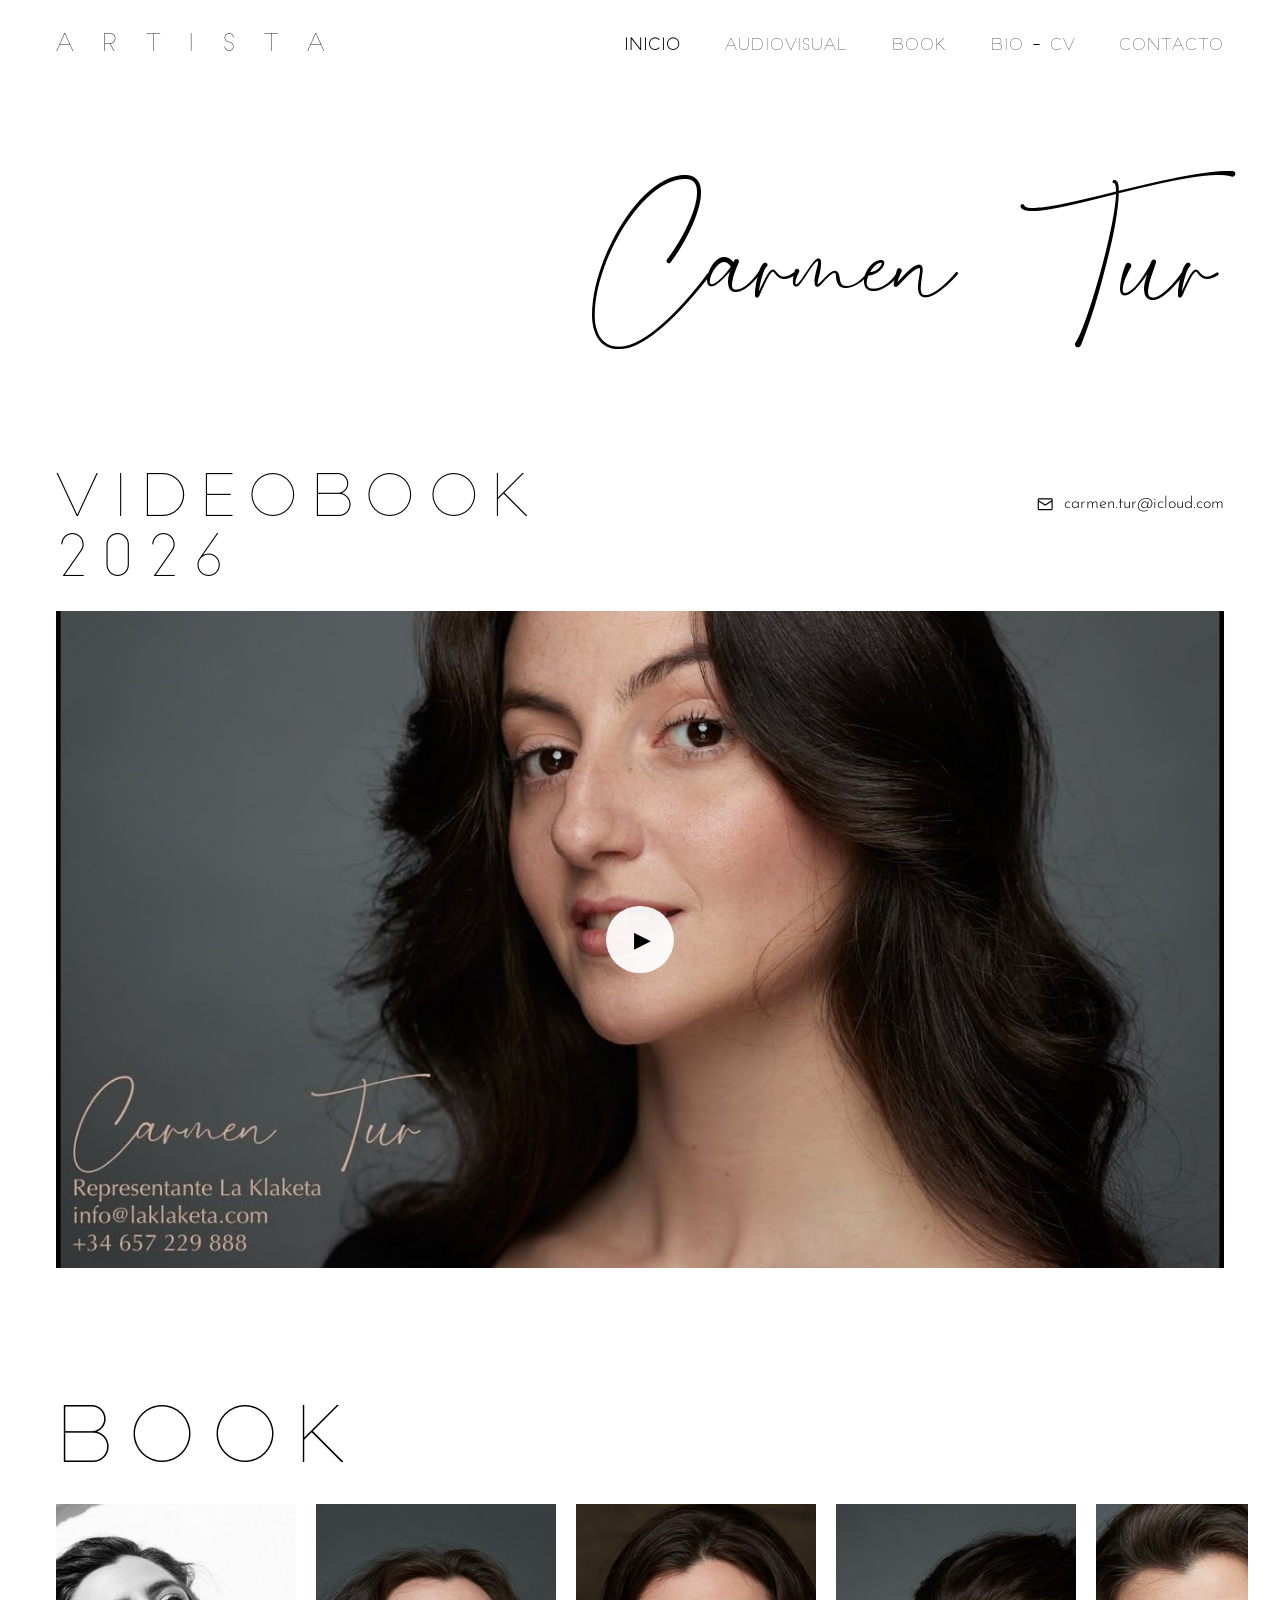
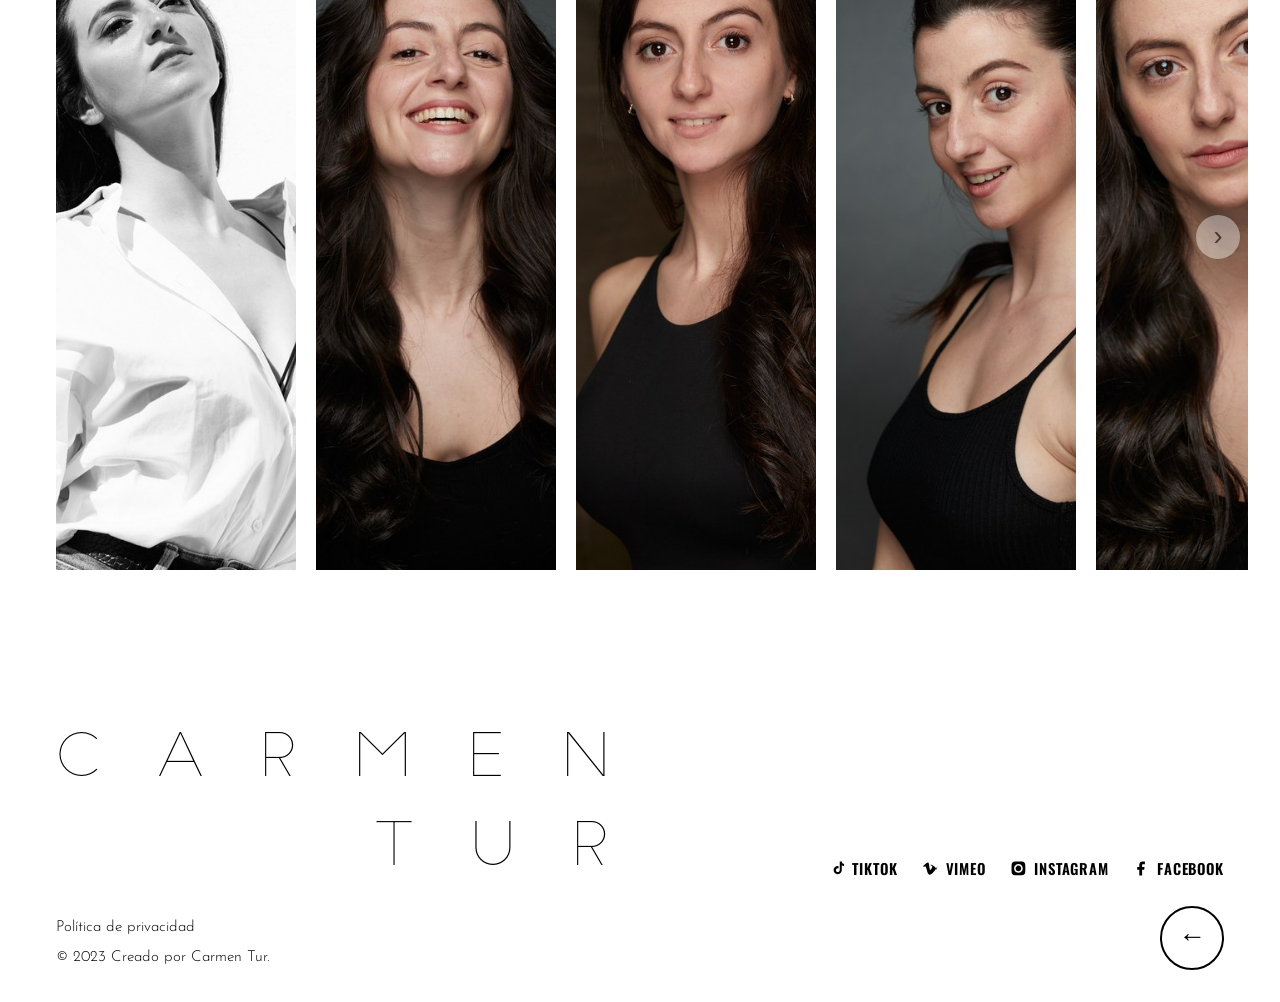
<file: index.html>
<!DOCTYPE html>
<html lang="es">
<head>
  <meta charset="UTF-8">
  <meta name="viewport" content="width=device-width, initial-scale=1.0">
  <title>Carmen Tur — Actriz y Bailarina</title>
  <meta name="description" content="Web oficial de Carmen Tur, actriz y bailarina: book fotográfico, videobook, currículum y contacto.">
  <meta property="og:title" content="Carmen Tur — Actriz y Bailarina">
  <meta property="og:description" content="Web oficial de Carmen Tur, actriz y bailarina: book fotográfico, videobook, currículum y contacto.">
  <meta property="og:type" content="website">
  <meta property="og:image" content="img/img_19.jpg">
  <link rel="icon" href="favicon.svg" type="image/svg+xml">
  <link rel="preconnect" href="https://fonts.googleapis.com">
  <link rel="preconnect" href="https://fonts.gstatic.com" crossorigin>
  <link href="https://fonts.googleapis.com/css2?family=Archivo+Black&family=Inter:wght@300;400&family=Josefin+Sans:wght@200;300;400;500&family=Oswald:wght@500;600&display=swap" rel="stylesheet">
  <link rel="preload" href="fonts/SlimJoe.woff2" as="font" type="font/woff2" crossorigin>
  <link rel="preload" href="fonts/brisely.woff2" as="font" type="font/woff2" crossorigin>
  <link rel="stylesheet" href="css/style.css">
  <script>document.documentElement.classList.add('js')</script>
</head>
<body>
<a class="skip" href="#contenido">Saltar al contenido</a>
<header class="site-header">
  <div class="wrap header-inner">
    <a class="brand" href="index.html" aria-label="Carmen Tur — inicio">A R T I S T A</a>
    <button class="nav-toggle" aria-expanded="false" aria-controls="nav-principal" aria-label="Abrir menú">
      <span class="mplus" aria-hidden="true">+</span>
    </button>
    <nav id="nav-principal" class="site-nav" aria-label="Principal">
      <ul>
        <li><a href="index.html" aria-current="page">INICIO</a></li>
        <li><a href="audiovisual.html">AUDIOVISUAL</a></li>
        <li><a href="book.html">BOOK</a></li>
        <li><a href="bio-cv.html">BIO - CV</a></li>
        <li><a href="contacto.html">CONTACTO</a></li>
      </ul>
    </nav>
  </div>
</header>
<main id="contenido">
<section aria-label="Carmen Tur" class="hero-title-sec">
  <div class="bleed">
    <p class="script-hero h-mega">Carmen Tur</p>
  </div>
</section>
<section aria-label="Videobook">
  <div class="wrap">
    <div class="title-mail">
      <h2 class="thin-title sec-title sec-title-vb"><a href="audiovisual.html">VIDEOBOOK<br>2026</a></h2>
      <p class="mail-line"><svg viewBox="0 0 24 24" aria-hidden="true"><rect x="3" y="5" width="18" height="14" rx="1"/><path d="M3 7.5l9 5.5 9-5.5"/></svg><a href="mailto:carmen.tur@icloud.com">carmen.tur@icloud.com</a></p>
    </div>
    <div class="video-media" style="margin-top:1.2rem">
      <button class="video-poster" data-vid="videobook-2026" aria-label="Reproducir videobook 2026">
        <img src="img/posters/videobook-2026-home.jpg" alt="Videobook 2026 de Carmen Tur" loading="eager" width="1280" height="720">
        <span class="play-icon" aria-hidden="true"><span>&#9654;</span></span>
      </button>
    </div>
  </div>
</section>
<section aria-label="Book fotográfico">
  <div class="wrap">
    <h2 class="thin-title sec-title"><a href="book.html">BOOK</a></h2>
  </div>
  <div class="gallery-bleed">
    <div class="wrap">
      <div class="carousel-wrap">
        <div class="home-carousel" id="carousel-home" role="region" aria-roledescription="carousel" aria-label="Book fotográfico: desliza para ver las 33 fotos" tabindex="0">
<div class="g-item">
  <a href="img/img_29.jpg" class="g-link" data-lightbox data-full="img/img_29.jpg" data-alt="Retrato en blanco y negro de Carmen Tur" data-title="Carmen Tur" data-credits="">
    <img src="img/img_29-sm.jpg" alt="Retrato en blanco y negro de Carmen Tur" data-n="29" loading="lazy" width="666" height="1000">
  </a>
</div>
<div class="g-item">
  <a href="img/img_34.jpg" class="g-link" data-lightbox data-full="img/img_34.jpg" data-alt="Carmen Tur sonriendo, top negro, fondo oscuro" data-title="Carmen Tur" data-credits="Javier Mantrana.&#10;Maquillaje y peluquería: Thomas Mikel Nicolas.">
    <img src="img/img_34-sm.jpg" alt="Carmen Tur sonriendo, top negro, fondo oscuro" data-n="34" loading="lazy" width="667" height="1000">
  </a>
</div>
<div class="g-item">
  <a href="img/img_15.jpg" class="g-link" data-lightbox data-full="img/img_15.jpg" data-alt="Carmen Tur con top negro, fondo oscuro" data-title="Carmen Tur" data-credits="Javier Mantrana.&#10;Maquillaje y peluquería: Carolina Berjaga">
    <img src="img/img_15-sm.jpg" alt="Carmen Tur con top negro, fondo oscuro" data-n="15" loading="lazy" width="667" height="1000">
  </a>
</div>
<div class="g-item">
  <a href="img/img_30.jpg" class="g-link" data-lightbox data-full="img/img_30.jpg" data-alt="Carmen Tur con coleta, top negro, fondo gris" data-title="Carmen Tur" data-credits="Javier Mantrana.&#10;Maquillaje y peluquería: Thomas Mikel Nicolas.">
    <img src="img/img_30-sm.jpg" alt="Carmen Tur con coleta, top negro, fondo gris" data-n="30" loading="lazy" width="667" height="1000">
  </a>
</div>
<div class="g-item">
  <a href="img/img_21.jpg" class="g-link" data-lightbox data-full="img/img_21.jpg" data-alt="Retrato de Carmen Tur, fondo oscuro" data-title="Carmen Tur" data-credits="Javier Mantrana.&#10;Maquillaje y peluquería: Thomas Mikel Nicolas.">
    <img src="img/img_21-sm.jpg" alt="Retrato de Carmen Tur, fondo oscuro" data-n="21" loading="lazy" width="667" height="1000">
  </a>
</div>
<div class="g-item">
  <a href="img/img_22.jpg" class="g-link" data-lightbox data-full="img/img_22.jpg" data-alt="Carmen Tur, top blanco y vaqueros, fondo gris" data-title="Carmen Tur" data-credits="Javier Mantrana.&#10;Maquillaje y peluquería: Thomas Mikel Nicolas.">
    <img src="img/img_22-sm.jpg" alt="Carmen Tur, top blanco y vaqueros, fondo gris" data-n="22" loading="lazy" width="667" height="1000">
  </a>
</div>
<div class="g-item">
  <a href="img/img_14.jpg" class="g-link" data-lightbox data-full="img/img_14.jpg" data-alt="Retrato de Carmen Tur sonriendo, fondo gris" data-title="Carmen Tur" data-credits="Javier Mantrana.&#10;Maquillaje y peluquería: Thomas Mikel Nicolas.">
    <img src="img/img_14-sm.jpg" alt="Retrato de Carmen Tur sonriendo, fondo gris" data-n="14" loading="lazy" width="1000" height="667">
  </a>
</div>
<div class="g-item">
  <a href="img/img_01.jpg" class="g-link" data-lightbox data-full="img/img_01.jpg" data-alt="Carmen Tur sentada, camiseta beige y vaqueros" data-title="Carmen Tur" data-credits="Víctor Brenes&#10;«Gente Bastarda»&#10;No-MakeUp.">
    <img src="img/img_01-sm.jpg" alt="Carmen Tur sentada, camiseta beige y vaqueros" data-n="1" loading="lazy" width="691" height="1000">
  </a>
</div>
<div class="g-item">
  <a href="img/img_02.jpg" class="g-link" data-lightbox data-full="img/img_02.jpg" data-alt="Carmen Tur de pie, top negro y vaqueros, fondo blanco" data-title="Carmen Tur" data-credits="Víctor Brenes&#10;«Gente Bastarda»&#10;No-MakeUp.">
    <img src="img/img_02-sm.jpg" alt="Carmen Tur de pie, top negro y vaqueros, fondo blanco" data-n="2" loading="lazy" width="665" height="1000">
  </a>
</div>
<div class="g-item">
  <a href="img/img_17.jpg" class="g-link" data-lightbox data-full="img/img_17.jpg" data-alt="Carmen Tur sentada, top negro, fondo blanco" data-title="Carmen Tur" data-credits="Víctor Brenes&#10;«Gente Bastarda»&#10;No-MakeUp.">
    <img src="img/img_17-sm.jpg" alt="Carmen Tur sentada, top negro, fondo blanco" data-n="17" loading="lazy" width="667" height="1000">
  </a>
</div>
<div class="g-item">
  <a href="img/img_03.jpg" class="g-link" data-lightbox data-full="img/img_03.jpg" data-alt="Primer plano de Carmen Tur, fondo gris" data-title="Carmen Tur" data-credits="Javier Mantrana.&#10;Maquillaje y peluquería: Thomas Mikel Nicolas.">
    <img src="img/img_03-sm.jpg" alt="Primer plano de Carmen Tur, fondo gris" data-n="3" loading="lazy" width="1000" height="667">
  </a>
</div>
<div class="g-item">
  <a href="img/img_20.jpg" class="g-link" data-lightbox data-full="img/img_20.jpg" data-alt="Carmen Tur riendo, traje negro, fondo rojo" data-title="Carmen Tur" data-credits="Javier Mantrana.&#10;Maquillaje y peluquería: Thomas Mikel Nicolas.">
    <img src="img/img_20-sm.jpg" alt="Carmen Tur riendo, traje negro, fondo rojo" data-n="20" loading="lazy" width="656" height="1000">
  </a>
</div>
<div class="g-item">
  <a href="img/img_07.jpg" class="g-link" data-lightbox data-full="img/img_07.jpg" data-alt="Carmen Tur sonriendo, vestido de lunares" data-title="Carmen Tur" data-credits="Javier Mantrana.&#10;Maquillaje y peluquería: Thomas Mikel Nicolas.">
    <img src="img/img_07-sm.jpg" alt="Carmen Tur sonriendo, vestido de lunares" data-n="7" loading="lazy" width="666" height="1000">
  </a>
</div>
<div class="g-item">
  <a href="img/img_19.jpg" class="g-link" data-lightbox data-full="img/img_19.jpg" data-alt="Carmen Tur, body negro y falda vaquera" data-title="Carmen Tur" data-credits="Sergio Lardiez.&#10;Maquillaje y peluquería: Silvia Dafonte.">
    <img src="img/img_19-sm.jpg" alt="Carmen Tur, body negro y falda vaquera" data-n="19" loading="lazy" width="667" height="1000">
  </a>
</div>
<div class="g-item">
  <a href="img/img_28.jpg" class="g-link" data-lightbox data-full="img/img_28.jpg" data-alt="Carmen Tur con camisa blanca, fondo blanco" data-title="Carmen Tur" data-credits="Javier Mantrana.&#10;Maquillaje y peluquería: Thomas Mikel Nicolas.">
    <img src="img/img_28-sm.jpg" alt="Carmen Tur con camisa blanca, fondo blanco" data-n="28" loading="lazy" width="667" height="1000">
  </a>
</div>
<div class="g-item">
  <a href="img/img_27.jpg" class="g-link" data-lightbox data-full="img/img_27.jpg" data-alt="Retrato de Carmen Tur, top negro, fondo gris" data-title="Carmen Tur" data-credits="Javier Mantrana.&#10;Maquillaje y peluquería: Thomas Mikel Nicolas.">
    <img src="img/img_27-sm.jpg" alt="Retrato de Carmen Tur, top negro, fondo gris" data-n="27" loading="lazy" width="667" height="1000">
  </a>
</div>
<div class="g-item">
  <a href="img/img_10.jpg" class="g-link" data-lightbox data-full="img/img_10.jpg" data-alt="Carmen Tur con top de encaje negro" data-title="Carmen Tur" data-credits="Javier Mantrana.&#10;Maquillaje y peluquería: Thomas Mikel Nicolas.">
    <img src="img/img_10-sm.jpg" alt="Carmen Tur con top de encaje negro" data-n="10" loading="lazy" width="666" height="1000">
  </a>
</div>
<div class="g-item">
  <a href="img/img_11.jpg" class="g-link" data-lightbox data-full="img/img_11.jpg" data-alt="Carmen Tur, top negro y falda de flores, fondo rojo" data-title="Carmen Tur" data-credits="Javier Mantrana.&#10;Maquillaje y peluquería: Thomas Mikel Nicolas.">
    <img src="img/img_11-sm.jpg" alt="Carmen Tur, top negro y falda de flores, fondo rojo" data-n="11" loading="lazy" width="745" height="1000">
  </a>
</div>
<div class="g-item">
  <a href="img/img_25.jpg" class="g-link" data-lightbox data-full="img/img_25.jpg" data-alt="Carmen Tur, top negro y falda vaquera, fondo blanco" data-title="Carmen Tur" data-credits="Sergio Lardiez.&#10;Maquillaje y peluquería: Silvia Dafonte.">
    <img src="img/img_25-sm.jpg" alt="Carmen Tur, top negro y falda vaquera, fondo blanco" data-n="25" loading="lazy" width="667" height="1000">
  </a>
</div>
<div class="g-item">
  <a href="img/img_35.jpg" class="g-link" data-lightbox data-full="img/img_35.jpg" data-alt="Carmen Tur con vestido azul claro, fondo blanco" data-title="Carmen Tur" data-credits="Javier Mantrana.&#10;Maquillaje y peluquería: Thomas Mikel Nicolas.">
    <img src="img/img_35-sm.jpg" alt="Carmen Tur con vestido azul claro, fondo blanco" data-n="35" loading="lazy" width="667" height="1000">
  </a>
</div>
<div class="g-item">
  <a href="img/img_13.jpg" class="g-link" data-lightbox data-full="img/img_13.jpg" data-alt="Carmen Tur con vestido negro de lentejuelas" data-title="Carmen Tur" data-credits="Javier Mantrana.&#10;Maquillaje y peluquería: Thomas Mikel Nicolas.">
    <img src="img/img_13-sm.jpg" alt="Carmen Tur con vestido negro de lentejuelas" data-n="13" loading="lazy" width="666" height="1000">
  </a>
</div>
<div class="g-item">
  <a href="img/img_09.jpg" class="g-link" data-lightbox data-full="img/img_09.jpg" data-alt="Carmen Tur con camisa blanca, fondo negro" data-title="Carmen Tur" data-credits="Javier Mantrana.&#10;Maquillaje y peluquería: Thomas Mikel Nicolas.">
    <img src="img/img_09-sm.jpg" alt="Carmen Tur con camisa blanca, fondo negro" data-n="9" loading="lazy" width="666" height="1000">
  </a>
</div>
<div class="g-item">
  <a href="img/img_24.jpg" class="g-link" data-lightbox data-full="img/img_24.jpg" data-alt="Carmen Tur, top de encaje y pantalón beige, fondo negro" data-title="Carmen Tur" data-credits="Javier Mantrana.&#10;Maquillaje y peluquería: Thomas Mikel Nicolas.">
    <img src="img/img_24-sm.jpg" alt="Carmen Tur, top de encaje y pantalón beige, fondo negro" data-n="24" loading="lazy" width="666" height="1000">
  </a>
</div>
<div class="g-item">
  <a href="img/img_08.jpg" class="g-link" data-lightbox data-full="img/img_08.jpg" data-alt="Carmen Tur, vestido de lunares burdeos" data-title="Carmen Tur" data-credits="Javier Mantrana.&#10;Maquillaje y peluquería: Thomas Mikel Nicolas.">
    <img src="img/img_08-sm.jpg" alt="Carmen Tur, vestido de lunares burdeos" data-n="8" loading="lazy" width="666" height="1000">
  </a>
</div>
<div class="g-item">
  <a href="img/img_04.jpg" class="g-link" data-lightbox data-full="img/img_04.jpg" data-alt="Carmen Tur con camisa blanca, fondo blanco" data-title="Carmen Tur" data-credits="Javier Mantrana.&#10;Maquillaje y peluquería: Thomas Mikel Nicolas.">
    <img src="img/img_04-sm.jpg" alt="Carmen Tur con camisa blanca, fondo blanco" data-n="4" loading="lazy" width="750" height="1000">
  </a>
</div>
<div class="g-item">
  <a href="img/img_18.jpg" class="g-link" data-lightbox data-full="img/img_18.jpg" data-alt="Carmen Tur con top negro, fondo rojo" data-title="Carmen Tur" data-credits="Javier Mantrana.&#10;Maquillaje y peluquería: Thomas Mikel Nicolas.">
    <img src="img/img_18-sm.jpg" alt="Carmen Tur con top negro, fondo rojo" data-n="18" loading="lazy" width="667" height="1000">
  </a>
</div>
<div class="g-item">
  <a href="img/img_06.jpg" class="g-link" data-lightbox data-full="img/img_06.jpg" data-alt="Carmen Tur de espaldas, vestido azul oscuro de encaje" data-title="Carmen Tur" data-credits="Javier Mantrana.&#10;Maquillaje y peluquería: Thomas Mikel Nicolas.">
    <img src="img/img_06-sm.jpg" alt="Carmen Tur de espaldas, vestido azul oscuro de encaje" data-n="6" loading="lazy" width="666" height="1000">
  </a>
</div>
<div class="g-item">
  <a href="img/img_16.jpg" class="g-link" data-lightbox data-full="img/img_16.jpg" data-alt="Carmen Tur con camisa blanca abierta, fondo blanco" data-title="Carmen Tur" data-credits="Javier Mantrana.&#10;Maquillaje y peluquería: Thomas Mikel Nicolas.">
    <img src="img/img_16-sm.jpg" alt="Carmen Tur con camisa blanca abierta, fondo blanco" data-n="16" loading="lazy" width="745" height="1000">
  </a>
</div>
<div class="g-item">
  <a href="img/img_12.jpg" class="g-link" data-lightbox data-full="img/img_12.jpg" data-alt="Carmen Tur con blazer negra, fondo rojo" data-title="Carmen Tur" data-credits="Javier Mantrana.&#10;Maquillaje y peluquería: Thomas Mikel Nicolas.">
    <img src="img/img_12-sm.jpg" alt="Carmen Tur con blazer negra, fondo rojo" data-n="12" loading="lazy" width="667" height="1000">
  </a>
</div>
<div class="g-item">
  <a href="img/img_32.jpg" class="g-link" data-lightbox data-full="img/img_32.jpg" data-alt="Carmen Tur con vestido verde" data-title="Carmen Tur" data-credits="Javier Mantrana.&#10;Maquillaje y peluquería: Thomas Mikel Nicolas.">
    <img src="img/img_32-sm.jpg" alt="Carmen Tur con vestido verde" data-n="32" loading="lazy" width="666" height="1000">
  </a>
</div>
<div class="g-item">
  <a href="img/img_05.jpg" class="g-link" data-lightbox data-full="img/img_05.jpg" data-alt="Carmen Tur con vestido negro, fondo negro" data-title="Carmen Tur" data-credits="Javier Mantrana.&#10;Maquillaje y peluquería: Thomas Mikel Nicolas.">
    <img src="img/img_05-sm.jpg" alt="Carmen Tur con vestido negro, fondo negro" data-n="5" loading="lazy" width="746" height="1000">
  </a>
</div>
<div class="g-item">
  <a href="img/img_33.jpg" class="g-link" data-lightbox data-full="img/img_33.jpg" data-alt="Carmen Tur, camisa blanca y vaqueros, fondo negro" data-title="Carmen Tur" data-credits="Javier Mantrana.&#10;Maquillaje y peluquería: Thomas Mikel Nicolas.">
    <img src="img/img_33-sm.jpg" alt="Carmen Tur, camisa blanca y vaqueros, fondo negro" data-n="33" loading="lazy" width="666" height="1000">
  </a>
</div>
<div class="g-item">
  <a href="img/img_26.jpg" class="g-link" data-lightbox data-full="img/img_26.jpg" data-alt="Carmen Tur, top negro y falda de flores, fondo rojo" data-title="Carmen Tur" data-credits="Javier Mantrana.&#10;Maquillaje y peluquería: Thomas Mikel Nicolas.">
    <img src="img/img_26-sm.jpg" alt="Carmen Tur, top negro y falda de flores, fondo rojo" data-n="26" loading="lazy" width="667" height="1000">
  </a>
</div>
        </div>
        <button type="button" class="car-btn car-prev" data-car-nav="prev" aria-label="Fotos anteriores">&#8249;</button>
        <button type="button" class="car-btn car-next" data-car-nav="next" aria-label="Fotos siguientes">&#8250;</button>
      </div>
    </div>
  </div>
  <div class="video-modal" role="dialog" aria-modal="true" aria-label="Vídeo no disponible aún" hidden><div class="box"></div></div>
</section>
</main>
<footer class="site-footer">
  <div class="wrap foot-grid">
    <div>
      <p class="foot-brand"><a href="index.html"><span class="fb1">C A R M E N</span><span class="fb2">T U R</span></a></p>
      <div class="foot-legal" style="margin-top:1.2rem">
        <a href="privacidad.html">Política de privacidad</a>
        <span>© 2023 Creado por Carmen Tur.</span>
      </div>
    </div>
    <div class="foot-side">
      <div class="social">
      <a href="https://www.tiktok.com/@carmenturtur" target="_blank" rel="noopener" aria-label="Carmen Tur en TikTok"><svg viewBox="0 0 24 24" aria-hidden="true"><path d="M16.6 2h3.1c.2 1.9 1.2 3.2 3.3 3.4v3.2c-1.3 0-2.4-.4-3.3-1v6.6c0 3.5-2.6 6-6 6-3.2 0-5.7-2.5-5.7-5.8 0-3.2 2.6-5.7 6-5.7.3 0 .7 0 1 .1v3.3c-.3-.1-.7-.2-1-.2-1.5 0-2.7 1.2-2.7 2.7 0 1.5 1.2 2.7 2.7 2.7 1.6 0 2.8-1.2 2.8-2.9V2h2.8z"/></svg><span>TIKTOK</span></a>
      <a href="https://vimeo.com/carmentur" target="_blank" rel="noopener" aria-label="Carmen Tur en Vimeo"><svg viewBox="0 0 24 24" aria-hidden="true"><path d="M22 7.4c-.1 2-1.5 4.7-4.2 8.2-2.8 3.5-5.1 5.3-7 5.3-1.2 0-2.2-1.1-3-3.3L6.3 12c-.6-2-1.2-3-1.9-3-.1 0-.7.3-1.7 1L1.6 8.6c1.1-1 2.2-1.9 3.3-2.9 1.5-1.3 2.6-2 3.4-2.1.8-.1 1.3.5 1.6 1.7.2 1.3.5 3.2.8 5.6.4 2.2.8 3.3 1.3 3.3.4 0 .9-.6 1.6-1.9.7-1.2 1-2.2 1.1-2.8.1-1-.7-1.5-2.4-1.5l.3-1.6c1.7.5 3.4 1.4 5.1 2.9 2.2 2 3.4 3.6 3.4 4.9z"/></svg><span>VIMEO</span></a>
      <a href="https://www.instagram.com/carmen.tur" target="_blank" rel="noopener" aria-label="Carmen Tur en Instagram"><svg viewBox="0 0 24 24" aria-hidden="true"><path d="M12 2.2c3.2 0 3.6 0 4.9.1 3.3.1 4.8 1.7 4.9 4.9.1 1.3.1 1.6.1 4.8s0 3.6-.1 4.8c-.1 3.2-1.7 4.8-4.9 4.9-1.3.1-1.6.1-4.9.1s-3.6 0-4.9-.1c-3.3-.1-4.8-1.7-4.9-4.9C2.2 15.6 2.2 15.2 2.2 12s0-3.6.1-4.8C2.4 4 4 2.4 7.2 2.3 8.4 2.2 8.8 2.2 12 2.2zm0 3.6c-3.4 0-6.2 2.8-6.2 6.2s2.8 6.2 6.2 6.2 6.2-2.8 6.2-6.2-2.8-6.2-6.2-6.2zm0 10.2c-2.2 0-4-1.8-4-4s1.8-4 4-4 4 1.8 4 4-1.8 4-4 4zm6.4-10.5c0 .8-.7 1.5-1.5 1.5-.8 0-1.5-.7-1.5-1.5 0-.8.7-1.5 1.5-1.5.8 0 1.5.7 1.5 1.5z"/></svg><span>INSTAGRAM</span></a>
      <a href="https://www.facebook.com/carmen.chipettes" target="_blank" rel="noopener" aria-label="Carmen Tur en Facebook"><svg viewBox="0 0 24 24" aria-hidden="true"><path d="M13 22v-8h3l.5-4H13V7.5c0-1.1.3-1.5 1.6-1.5H17V2.2C16.4 2.1 15.3 2 14.1 2 11.1 2 9 3.7 9 6.9V10H6v4h3v8h4z"/></svg><span>FACEBOOK</span></a>
      </div>
      <button class="to-top" aria-label="Volver arriba">←</button>
    </div>
  </div>
</footer>
<div class="lightbox" role="dialog" aria-modal="true" aria-label="Visor de fotos" hidden>
  <button class="lb-close" aria-label="Cerrar visor">✕</button>
  <button class="lb-fs" aria-label="Ver a pantalla completa"><svg class="icon-enter" viewBox="0 0 24 24" fill="none" stroke="currentColor" stroke-width="2" stroke-linecap="round" stroke-linejoin="round"><path d="M8 3H5a2 2 0 0 0-2 2v3"/><path d="M16 3h3a2 2 0 0 1 2 2v3"/><path d="M8 21H5a2 2 0 0 1-2-2v-3"/><path d="M16 21h3a2 2 0 0 0 2-2v-3"/></svg><svg class="icon-exit" viewBox="0 0 24 24" fill="none" stroke="currentColor" stroke-width="2" stroke-linecap="round" stroke-linejoin="round"><path d="M8 3v3a2 2 0 0 1-2 2H3"/><path d="M21 8h-3a2 2 0 0 1-2-2V3"/><path d="M3 16h3a2 2 0 0 1 2 2v3"/><path d="M16 21v-3a2 2 0 0 1 2-2h3"/></svg></button>
  <button class="lb-prev" aria-label="Foto anterior">‹</button>
  <div class="lb-stage">
    <figure><img alt=""></figure>
    <aside class="lb-panel" aria-live="polite">
      <p class="lb-title">Carmen Tur</p>
      <div class="lb-credits"></div>
    </aside>
  </div>
  <button class="lb-next" aria-label="Foto siguiente">›</button>
</div>
  <script src="js/videos.js" defer></script>
  <script src="js/main.js" defer></script>
</body>
</html>
</file>
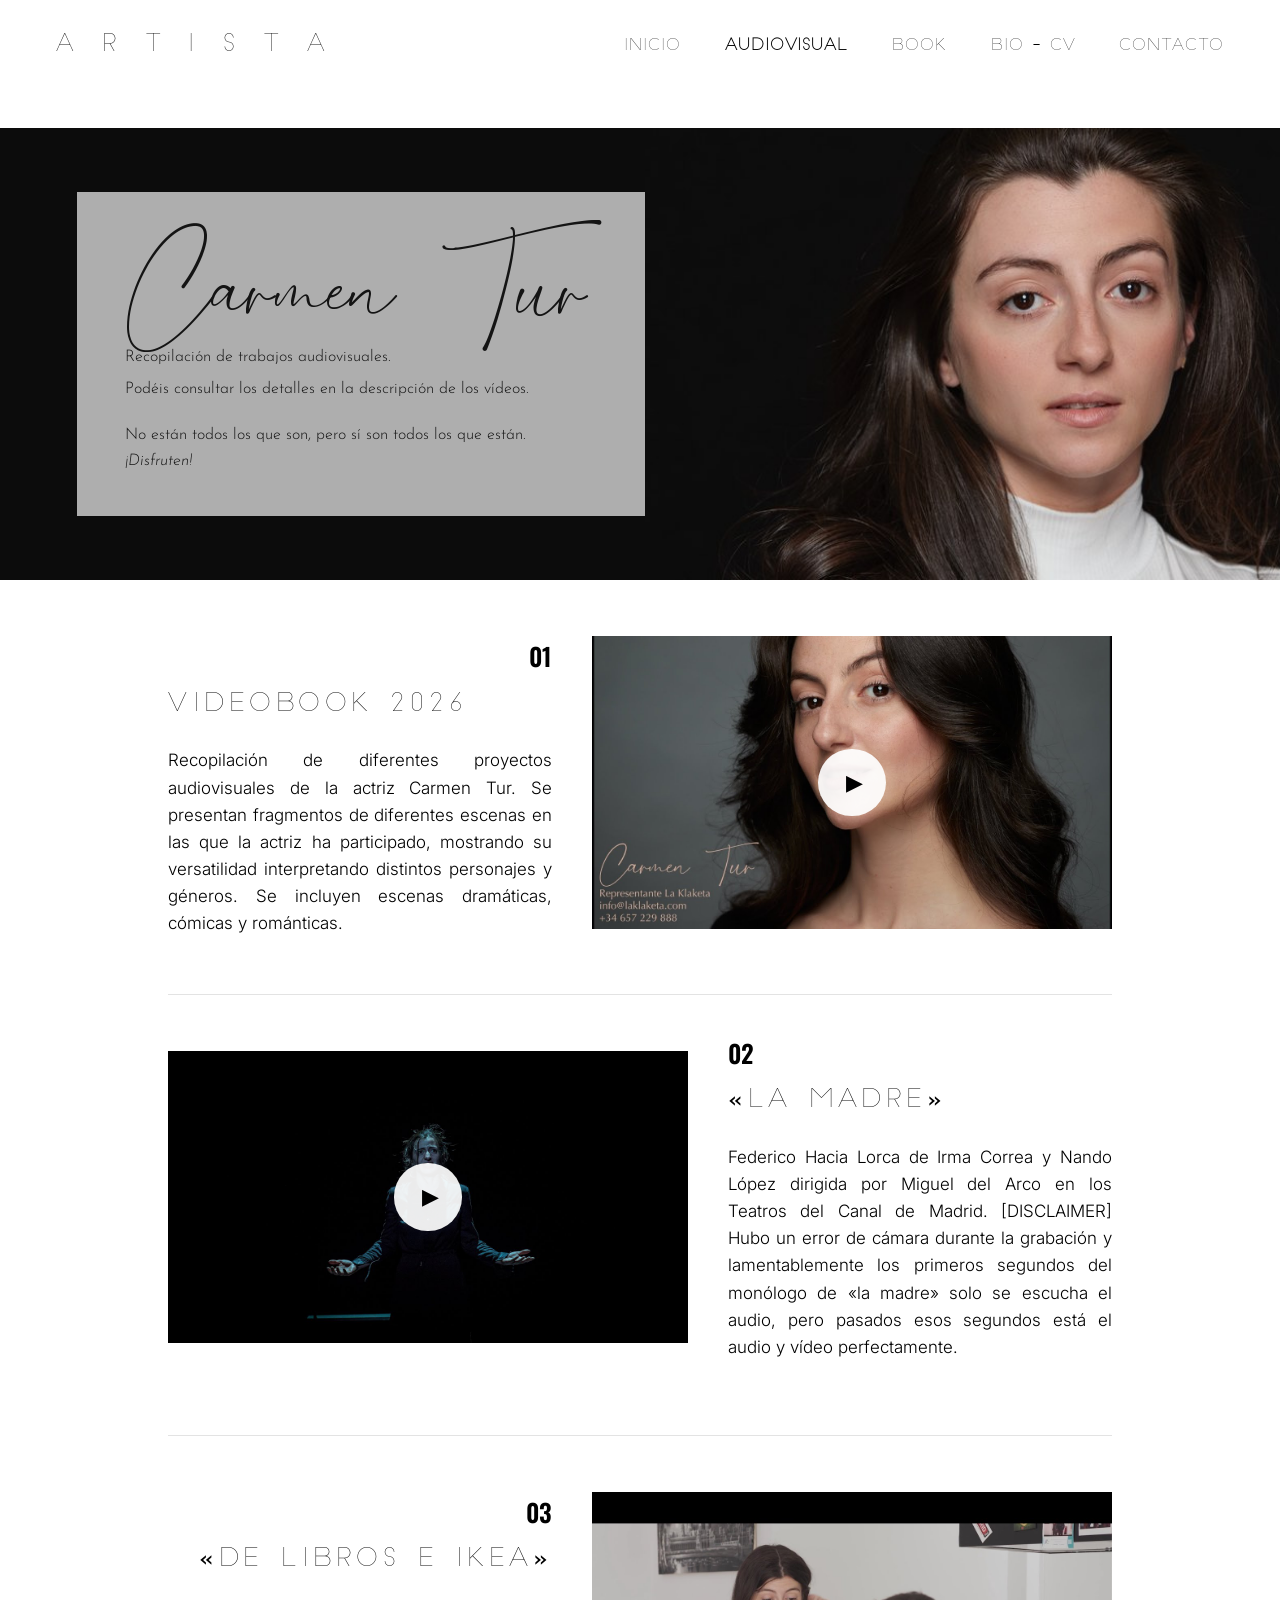
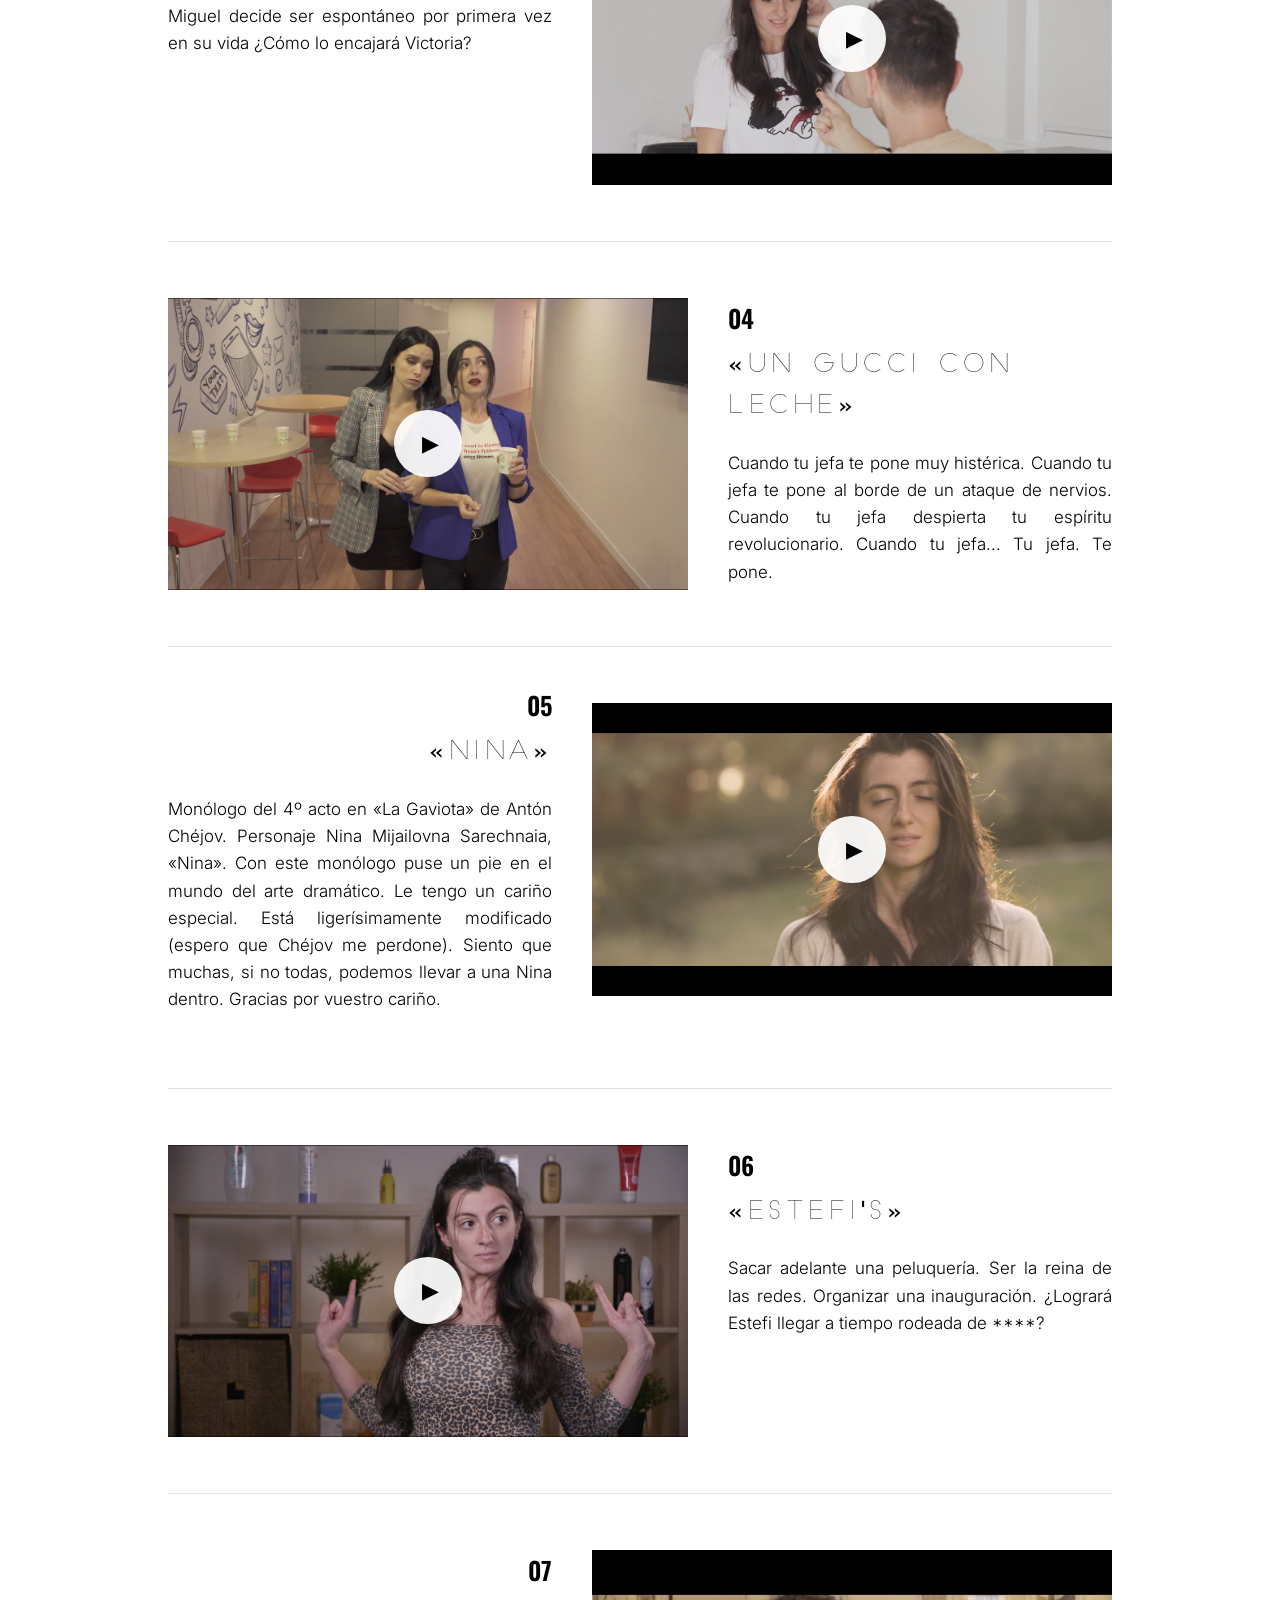
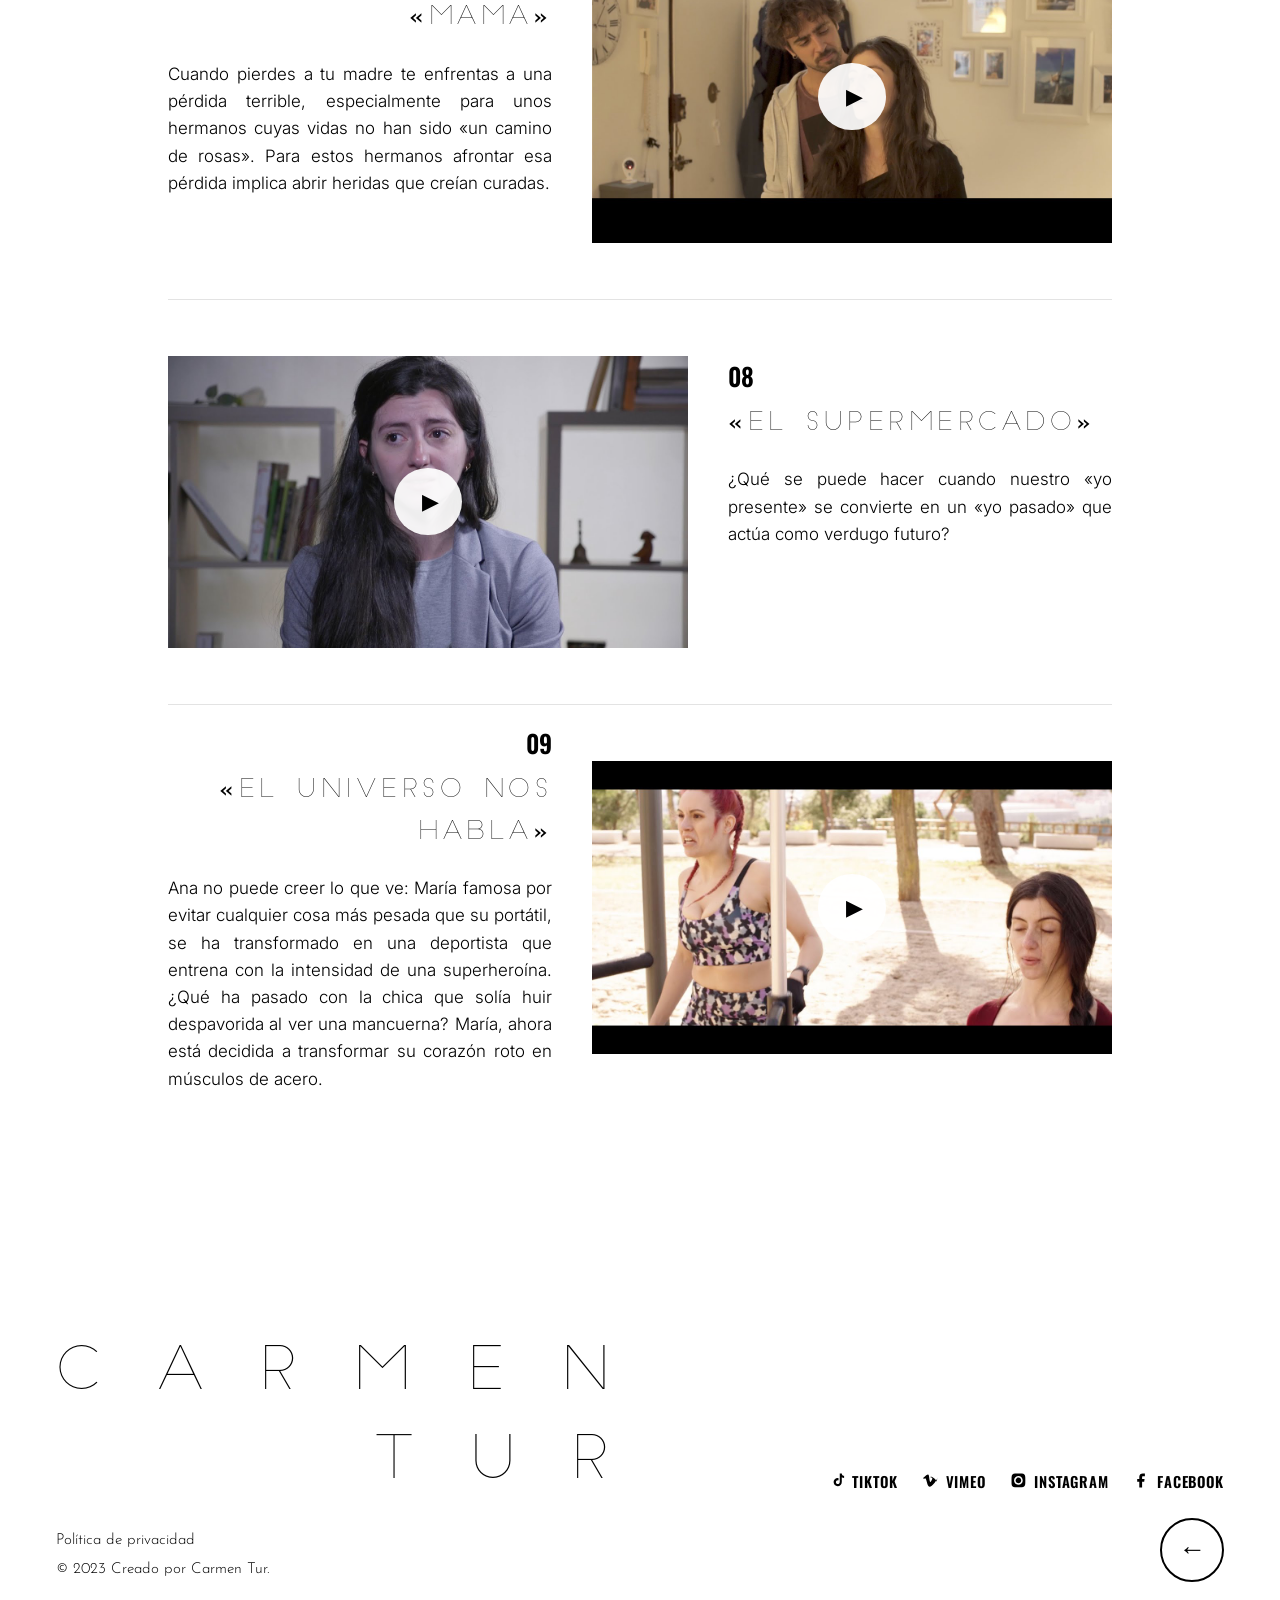
<file: audiovisual.html>
<!DOCTYPE html>
<html lang="es">
<head>
  <meta charset="UTF-8">
  <meta name="viewport" content="width=device-width, initial-scale=1.0">
  <title>Audiovisual — Carmen Tur</title>
  <meta name="description" content="Recopilación de trabajos audiovisuales de la actriz Carmen Tur: videobook y escenas.">
  <meta property="og:title" content="Audiovisual — Carmen Tur">
  <meta property="og:description" content="Recopilación de trabajos audiovisuales de la actriz Carmen Tur: videobook y escenas.">
  <meta property="og:type" content="website">
  <meta property="og:image" content="img/img_19.jpg">
  <link rel="icon" href="favicon.svg" type="image/svg+xml">
  <link rel="preconnect" href="https://fonts.googleapis.com">
  <link rel="preconnect" href="https://fonts.gstatic.com" crossorigin>
  <link href="https://fonts.googleapis.com/css2?family=Archivo+Black&family=Inter:wght@300;400&family=Josefin+Sans:wght@200;300;400;500&family=Oswald:wght@500;600&display=swap" rel="stylesheet">
  <link rel="preload" href="fonts/SlimJoe.woff2" as="font" type="font/woff2" crossorigin>
  <link rel="preload" href="fonts/brisely.woff2" as="font" type="font/woff2" crossorigin>
  <link rel="stylesheet" href="css/style.css">
  <script>document.documentElement.classList.add('js')</script>
</head>
<body>
<a class="skip" href="#contenido">Saltar al contenido</a>
<header class="site-header">
  <div class="wrap header-inner">
    <a class="brand" href="index.html" aria-label="Carmen Tur — inicio">A R T I S T A</a>
    <button class="nav-toggle" aria-expanded="false" aria-controls="nav-principal" aria-label="Abrir menú">
      <span class="mplus" aria-hidden="true">+</span>
    </button>
    <nav id="nav-principal" class="site-nav" aria-label="Principal">
      <ul>
        <li><a href="index.html">INICIO</a></li>
        <li><a href="audiovisual.html" aria-current="page">AUDIOVISUAL</a></li>
        <li><a href="book.html">BOOK</a></li>
        <li><a href="bio-cv.html">BIO - CV</a></li>
        <li><a href="contacto.html">CONTACTO</a></li>
      </ul>
    </nav>
  </div>
</header>
<main id="contenido">
<section aria-label="Trabajos audiovisuales">
<div class="av-hero">
    <div class="av-hero-box">
      <p class="script-hero">Carmen Tur</p>
      <p class="av-sub1">Recopilación de trabajos audiovisuales.</p>
      <p class="av-sub2">Podéis consultar los detalles en la descripción de los vídeos.</p>
      <p class="av-sub3">No están todos los que son, pero sí son todos los que están. <em>¡Disfruten!</em></p>
    </div>
    <div class="av-hero-photo"><img src="img/av_header.jpg" alt="Carmen Tur, fondo oscuro" loading="eager"></div> <!-- P4 (3ª rev 2026-10-02, Carmen): foto correcta original de CABECERAS (CarmenTur011.jpg); separada del portfolio -->
  </div>
  <div class="wrap narrow">
<div class="video-block">
  <div class="video-grid">
    <div class="video-text">
      <p class="video-num">01</p>
      <h3 class="video-title">videobook 2026</h3>
      <p class="video-desc">Recopilación de diferentes proyectos audiovisuales de la actriz Carmen Tur. Se presentan fragmentos de diferentes escenas en las que la actriz ha participado, mostrando su versatilidad interpretando distintos personajes y géneros. Se incluyen escenas dramáticas, cómicas y románticas.</p>
    </div>
    <div class="video-media">
      <button class="video-poster" data-vid="videobook-2026" aria-label="Reproducir videobook 2026">
        <img src="img/posters/videobook-2026.jpg" alt="Miniatura del vídeo videobook 2026" loading="lazy" width="1280" height="720">
        <span class="play-icon" aria-hidden="true"><span>&#9654;</span></span>
      </button>
    </div>
  </div>
</div>
<hr class="sep">
<div class="video-block" data-vfix="-18px">
  <div class="video-grid flip">
    <div class="video-text">
      <p class="video-num">02</p>
      <h3 class="video-title">«La madre»</h3>
      <p class="video-desc">Federico Hacia Lorca de Irma Correa y Nando López dirigida por Miguel del Arco en los Teatros del Canal de Madrid. [DISCLAIMER] Hubo un error de cámara durante la grabación y lamentablemente los primeros segundos del monólogo de «la madre» solo se escucha el audio, pero pasados esos segundos está el audio y vídeo perfectamente.</p>
    </div>
    <div class="video-media">
      <button class="video-poster" data-vid="la-madre" aria-label="Reproducir «La madre»">
        <img src="img/posters/la-madre.jpg" alt="Miniatura del vídeo «La madre»" loading="lazy" width="1280" height="720">
        <span class="play-icon" aria-hidden="true"><span>&#9654;</span></span>
      </button>
    </div>
  </div>
</div>
<hr class="sep">
<div class="video-block">
  <div class="video-grid">
    <div class="video-text">
      <p class="video-num">03</p>
      <h3 class="video-title">«De libros e ikea»</h3>
      <p class="video-desc">Miguel decide ser espontáneo por primera vez en su vida ¿Cómo lo encajará Victoria?</p>
    </div>
    <div class="video-media">
      <button class="video-poster" data-vid="de-libros-e-ikea" aria-label="Reproducir «De libros e ikea»">
        <img src="img/posters/de-libros-e-ikea.jpg" alt="Miniatura del vídeo «De libros e ikea»" loading="lazy" width="1280" height="720">
        <span class="play-icon" aria-hidden="true"><span>&#9654;</span></span>
      </button>
    </div>
  </div>
</div>
<hr class="sep">
<div class="video-block">
  <div class="video-grid flip">
    <div class="video-text">
      <p class="video-num">04</p>
      <h3 class="video-title">«Un Gucci con leche»</h3>
      <p class="video-desc">Cuando tu jefa te pone muy histérica. Cuando tu jefa te pone al borde de un ataque de nervios. Cuando tu jefa despierta tu espíritu revolucionario. Cuando tu jefa... Tu jefa. Te pone.</p>
    </div>
    <div class="video-media">
      <button class="video-poster" data-vid="gucci-con-leche" aria-label="Reproducir «Un Gucci con leche»">
        <img src="img/posters/gucci-con-leche.jpg" alt="Miniatura del vídeo «Un Gucci con leche»" loading="lazy" width="1280" height="720">
        <span class="play-icon" aria-hidden="true"><span>&#9654;</span></span>
      </button>
    </div>
  </div>
</div>
<hr class="sep">
<div class="video-block" data-vfix="-18px">
  <div class="video-grid">
    <div class="video-text">
      <p class="video-num">05</p>
      <h3 class="video-title">«Nina»</h3>
      <p class="video-desc">Monólogo del 4º acto en «La Gaviota» de Antón Chéjov. Personaje Nina Mijailovna Sarechnaia, «Nina». Con este monólogo puse un pie en el mundo del arte dramático. Le tengo un cariño especial. Está ligerísimamente modificado (espero que Chéjov me perdone). Siento que muchas, si no todas, podemos llevar a una Nina dentro. Gracias por vuestro cariño.</p>
    </div>
    <div class="video-media">
      <button class="video-poster" data-vid="nina" aria-label="Reproducir «Nina»">
        <img src="img/posters/nina.jpg" alt="Miniatura del vídeo «Nina»" loading="lazy" width="1280" height="720">
        <span class="play-icon" aria-hidden="true"><span>&#9654;</span></span>
      </button>
    </div>
  </div>
</div>
<hr class="sep">
<div class="video-block">
  <div class="video-grid flip">
    <div class="video-text">
      <p class="video-num">06</p>
      <h3 class="video-title">«Estefi's»</h3>
      <p class="video-desc">Sacar adelante una peluquería. Ser la reina de las redes. Organizar una inauguración. ¿Logrará Estefi llegar a tiempo rodeada de ****?</p>
    </div>
    <div class="video-media">
      <button class="video-poster" data-vid="estefis" aria-label="Reproducir «Estefi's»">
        <img src="img/posters/estefis.jpg" alt="Miniatura del vídeo «Estefi's»" loading="lazy" width="1280" height="720">
        <span class="play-icon" aria-hidden="true"><span>&#9654;</span></span>
      </button>
    </div>
  </div>
</div>
<hr class="sep">
<div class="video-block">
  <div class="video-grid">
    <div class="video-text">
      <p class="video-num">07</p>
      <h3 class="video-title">«Mama»</h3>
      <p class="video-desc">Cuando pierdes a tu madre te enfrentas a una pérdida terrible, especialmente para unos hermanos cuyas vidas no han sido «un camino de rosas». Para estos hermanos afrontar esa pérdida implica abrir heridas que creían curadas.</p>
    </div>
    <div class="video-media">
      <button class="video-poster" data-vid="mama" aria-label="Reproducir «Mama»">
        <img src="img/posters/mama.jpg" alt="Miniatura del vídeo «Mama»" loading="lazy" width="1280" height="720">
        <span class="play-icon" aria-hidden="true"><span>&#9654;</span></span>
      </button>
    </div>
  </div>
</div>
<hr class="sep">
<div class="video-block">
  <div class="video-grid flip">
    <div class="video-text">
      <p class="video-num">08</p>
      <h3 class="video-title">«El Supermercado»</h3>
      <p class="video-desc">¿Qué se puede hacer cuando nuestro «yo presente» se convierte en un «yo pasado» que actúa como verdugo futuro?</p>
    </div>
    <div class="video-media">
      <button class="video-poster" data-vid="el-supermercado" aria-label="Reproducir «El Supermercado»">
        <img src="img/posters/el-supermercado.jpg" alt="Miniatura del vídeo «El Supermercado»" loading="lazy" width="1280" height="720">
        <span class="play-icon" aria-hidden="true"><span>&#9654;</span></span>
      </button>
    </div>
  </div>
</div>
<hr class="sep">
<div class="video-block" data-vfix="-38px">
  <div class="video-grid">
    <div class="video-text">
      <p class="video-num">09</p>
      <h3 class="video-title">«El universo nos habla»</h3>
      <p class="video-desc">Ana no puede creer lo que ve: María famosa por evitar cualquier cosa más pesada que su portátil, se ha transformado en una deportista que entrena con la intensidad de una superheroína. ¿Qué ha pasado con la chica que solía huir despavorida al ver una mancuerna? María, ahora está decidida a transformar su corazón roto en músculos de acero.</p>
    </div>
    <div class="video-media">
      <button class="video-poster" data-vid="universo-nos-habla" aria-label="Reproducir «El universo nos habla»">
        <img src="img/posters/universo-nos-habla.jpg" alt="Miniatura del vídeo «El universo nos habla»" loading="lazy" width="1280" height="720">
        <span class="play-icon" aria-hidden="true"><span>&#9654;</span></span>
      </button>
    </div>
  </div>
</div>
  </div>
  <div class="video-modal" role="dialog" aria-modal="true" aria-label="Vídeo no disponible aún" hidden><div class="box"></div></div>
</section>
</main>
<footer class="site-footer">
  <div class="wrap foot-grid">
    <div>
      <p class="foot-brand"><a href="index.html"><span class="fb1">C A R M E N</span><span class="fb2">T U R</span></a></p>
      <div class="foot-legal" style="margin-top:1.2rem">
        <a href="privacidad.html">Política de privacidad</a>
        <span>© 2023 Creado por Carmen Tur.</span>
      </div>
    </div>
    <div class="foot-side">
      <div class="social">
      <a href="https://www.tiktok.com/@carmenturtur" target="_blank" rel="noopener" aria-label="Carmen Tur en TikTok"><svg viewBox="0 0 24 24" aria-hidden="true"><path d="M16.6 2h3.1c.2 1.9 1.2 3.2 3.3 3.4v3.2c-1.3 0-2.4-.4-3.3-1v6.6c0 3.5-2.6 6-6 6-3.2 0-5.7-2.5-5.7-5.8 0-3.2 2.6-5.7 6-5.7.3 0 .7 0 1 .1v3.3c-.3-.1-.7-.2-1-.2-1.5 0-2.7 1.2-2.7 2.7 0 1.5 1.2 2.7 2.7 2.7 1.6 0 2.8-1.2 2.8-2.9V2h2.8z"/></svg><span>TIKTOK</span></a>
      <a href="https://vimeo.com/carmentur" target="_blank" rel="noopener" aria-label="Carmen Tur en Vimeo"><svg viewBox="0 0 24 24" aria-hidden="true"><path d="M22 7.4c-.1 2-1.5 4.7-4.2 8.2-2.8 3.5-5.1 5.3-7 5.3-1.2 0-2.2-1.1-3-3.3L6.3 12c-.6-2-1.2-3-1.9-3-.1 0-.7.3-1.7 1L1.6 8.6c1.1-1 2.2-1.9 3.3-2.9 1.5-1.3 2.6-2 3.4-2.1.8-.1 1.3.5 1.6 1.7.2 1.3.5 3.2.8 5.6.4 2.2.8 3.3 1.3 3.3.4 0 .9-.6 1.6-1.9.7-1.2 1-2.2 1.1-2.8.1-1-.7-1.5-2.4-1.5l.3-1.6c1.7.5 3.4 1.4 5.1 2.9 2.2 2 3.4 3.6 3.4 4.9z"/></svg><span>VIMEO</span></a>
      <a href="https://www.instagram.com/carmen.tur" target="_blank" rel="noopener" aria-label="Carmen Tur en Instagram"><svg viewBox="0 0 24 24" aria-hidden="true"><path d="M12 2.2c3.2 0 3.6 0 4.9.1 3.3.1 4.8 1.7 4.9 4.9.1 1.3.1 1.6.1 4.8s0 3.6-.1 4.8c-.1 3.2-1.7 4.8-4.9 4.9-1.3.1-1.6.1-4.9.1s-3.6 0-4.9-.1c-3.3-.1-4.8-1.7-4.9-4.9C2.2 15.6 2.2 15.2 2.2 12s0-3.6.1-4.8C2.4 4 4 2.4 7.2 2.3 8.4 2.2 8.8 2.2 12 2.2zm0 3.6c-3.4 0-6.2 2.8-6.2 6.2s2.8 6.2 6.2 6.2 6.2-2.8 6.2-6.2-2.8-6.2-6.2-6.2zm0 10.2c-2.2 0-4-1.8-4-4s1.8-4 4-4 4 1.8 4 4-1.8 4-4 4zm6.4-10.5c0 .8-.7 1.5-1.5 1.5-.8 0-1.5-.7-1.5-1.5 0-.8.7-1.5 1.5-1.5.8 0 1.5.7 1.5 1.5z"/></svg><span>INSTAGRAM</span></a>
      <a href="https://www.facebook.com/carmen.chipettes" target="_blank" rel="noopener" aria-label="Carmen Tur en Facebook"><svg viewBox="0 0 24 24" aria-hidden="true"><path d="M13 22v-8h3l.5-4H13V7.5c0-1.1.3-1.5 1.6-1.5H17V2.2C16.4 2.1 15.3 2 14.1 2 11.1 2 9 3.7 9 6.9V10H6v4h3v8h4z"/></svg><span>FACEBOOK</span></a>
      </div>
      <button class="to-top" aria-label="Volver arriba">←</button>
    </div>
  </div>
</footer>
<div class="lightbox" role="dialog" aria-modal="true" aria-label="Visor de fotos" hidden>
  <button class="lb-close" aria-label="Cerrar visor">✕</button>
  <button class="lb-fs" aria-label="Ver a pantalla completa"><svg class="icon-enter" viewBox="0 0 24 24" fill="none" stroke="currentColor" stroke-width="2" stroke-linecap="round" stroke-linejoin="round"><path d="M8 3H5a2 2 0 0 0-2 2v3"/><path d="M16 3h3a2 2 0 0 1 2 2v3"/><path d="M8 21H5a2 2 0 0 1-2-2v-3"/><path d="M16 21h3a2 2 0 0 0 2-2v-3"/></svg><svg class="icon-exit" viewBox="0 0 24 24" fill="none" stroke="currentColor" stroke-width="2" stroke-linecap="round" stroke-linejoin="round"><path d="M8 3v3a2 2 0 0 1-2 2H3"/><path d="M21 8h-3a2 2 0 0 1-2-2V3"/><path d="M3 16h3a2 2 0 0 1 2 2v3"/><path d="M16 21v-3a2 2 0 0 1 2-2h3"/></svg></button>
  <button class="lb-prev" aria-label="Foto anterior">‹</button>
  <div class="lb-stage">
    <figure><img alt=""></figure>
    <aside class="lb-panel" aria-live="polite">
      <p class="lb-title">Carmen Tur</p>
      <div class="lb-credits"></div>
    </aside>
  </div>
  <button class="lb-next" aria-label="Foto siguiente">›</button>
</div>
  <script src="js/videos.js" defer></script>
  <script src="js/main.js" defer></script>
</body>
</html>
</file>
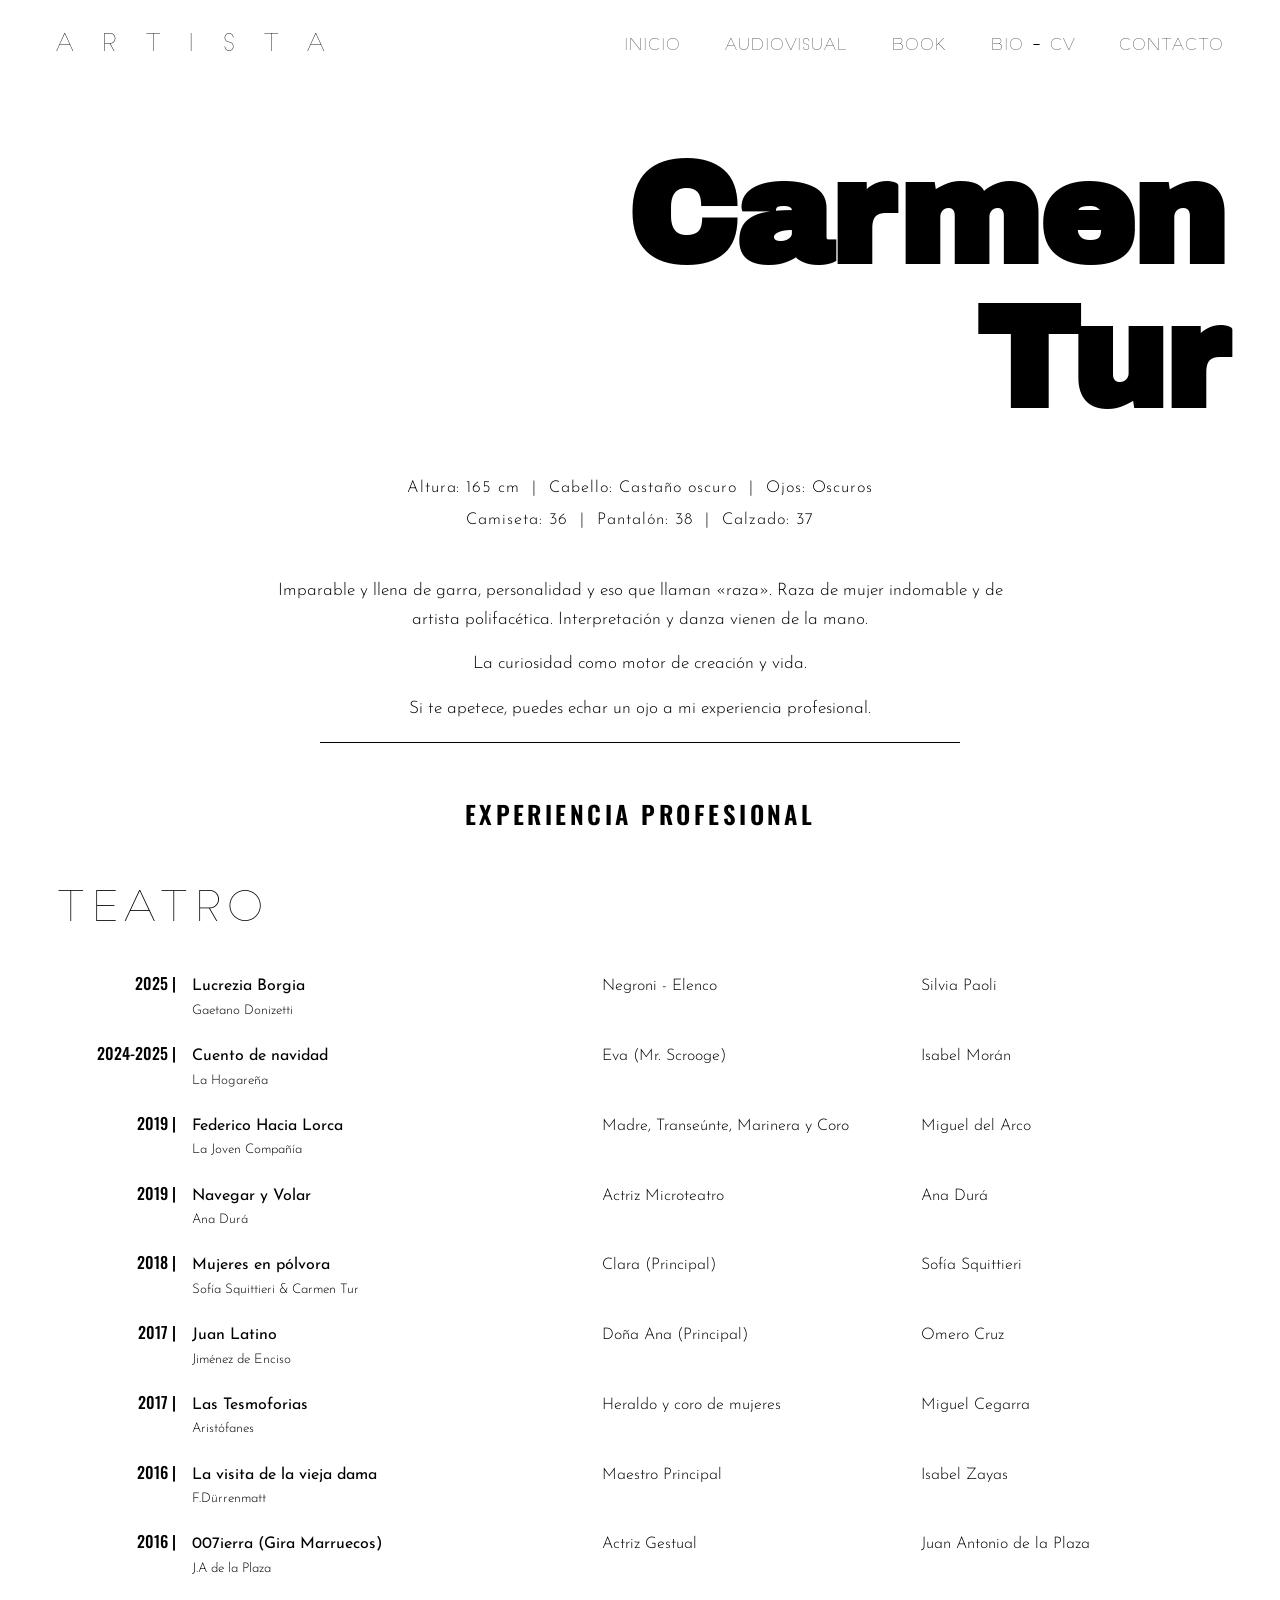
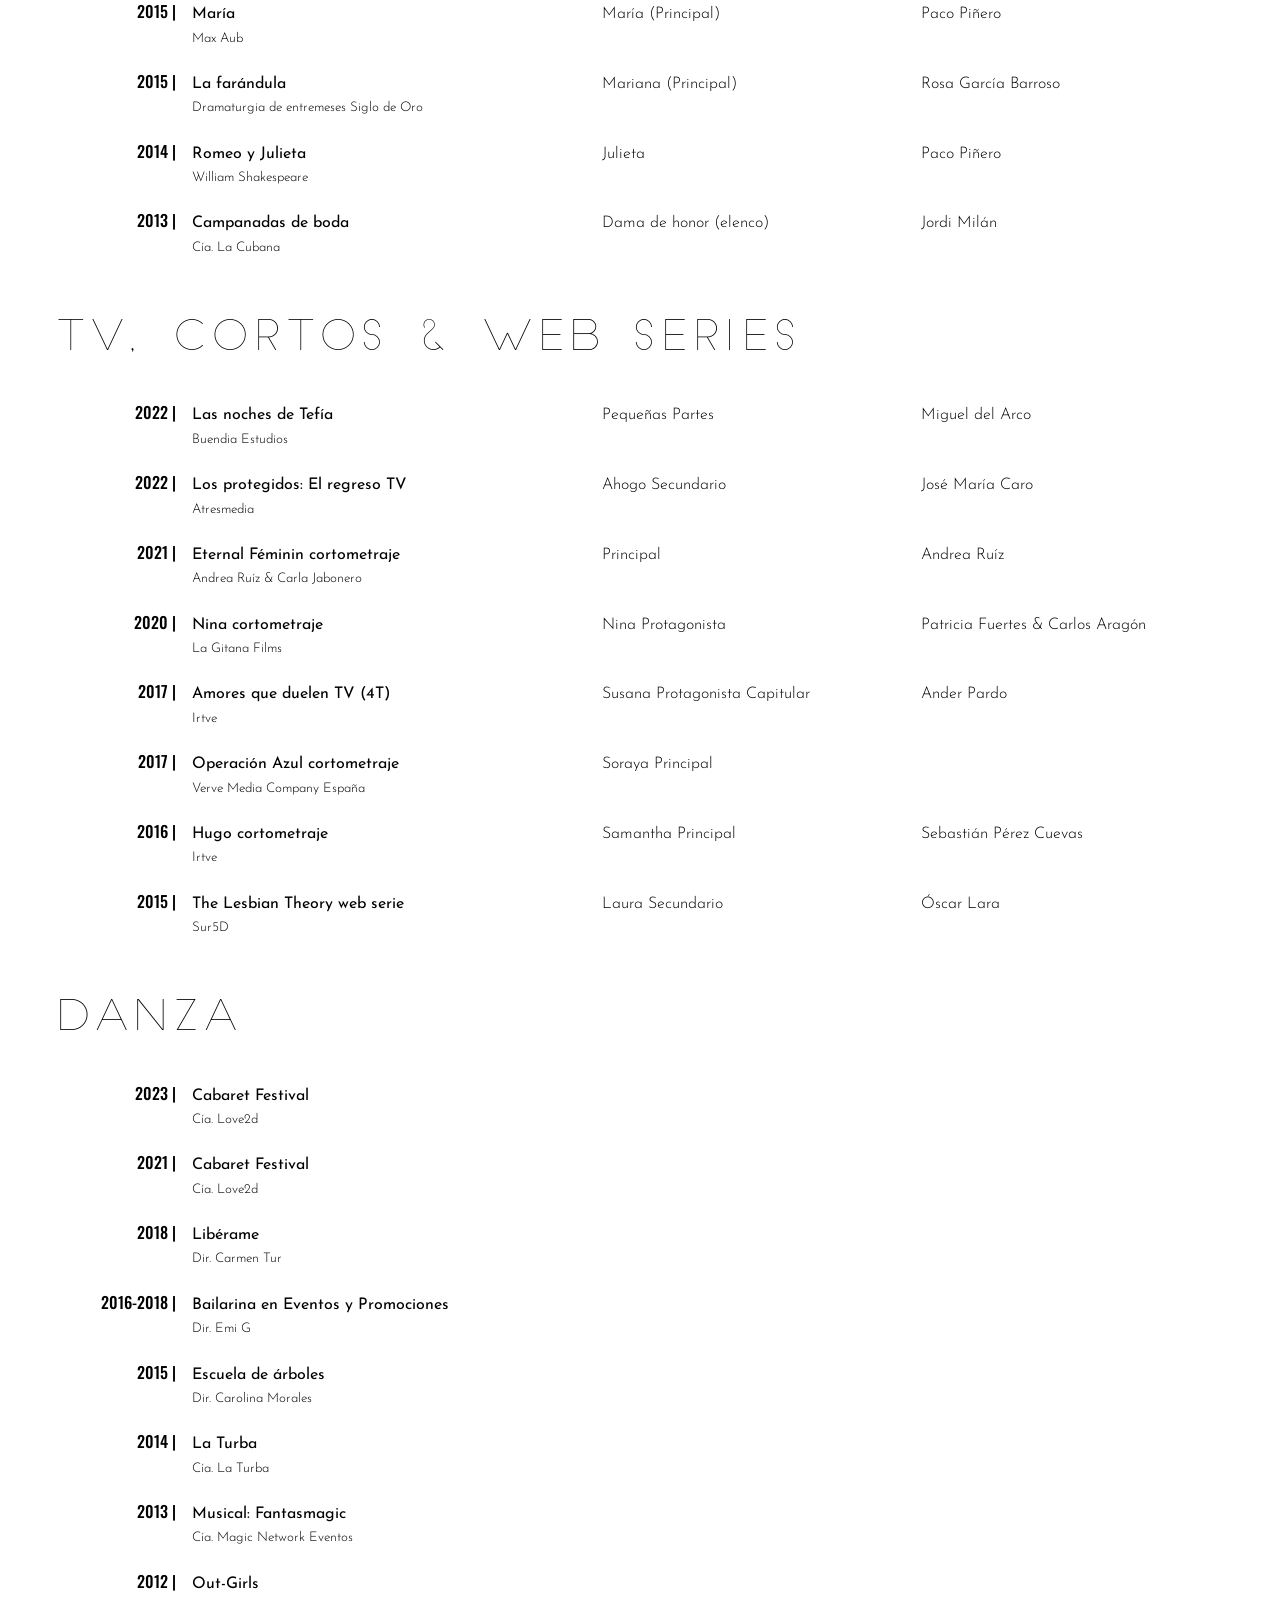
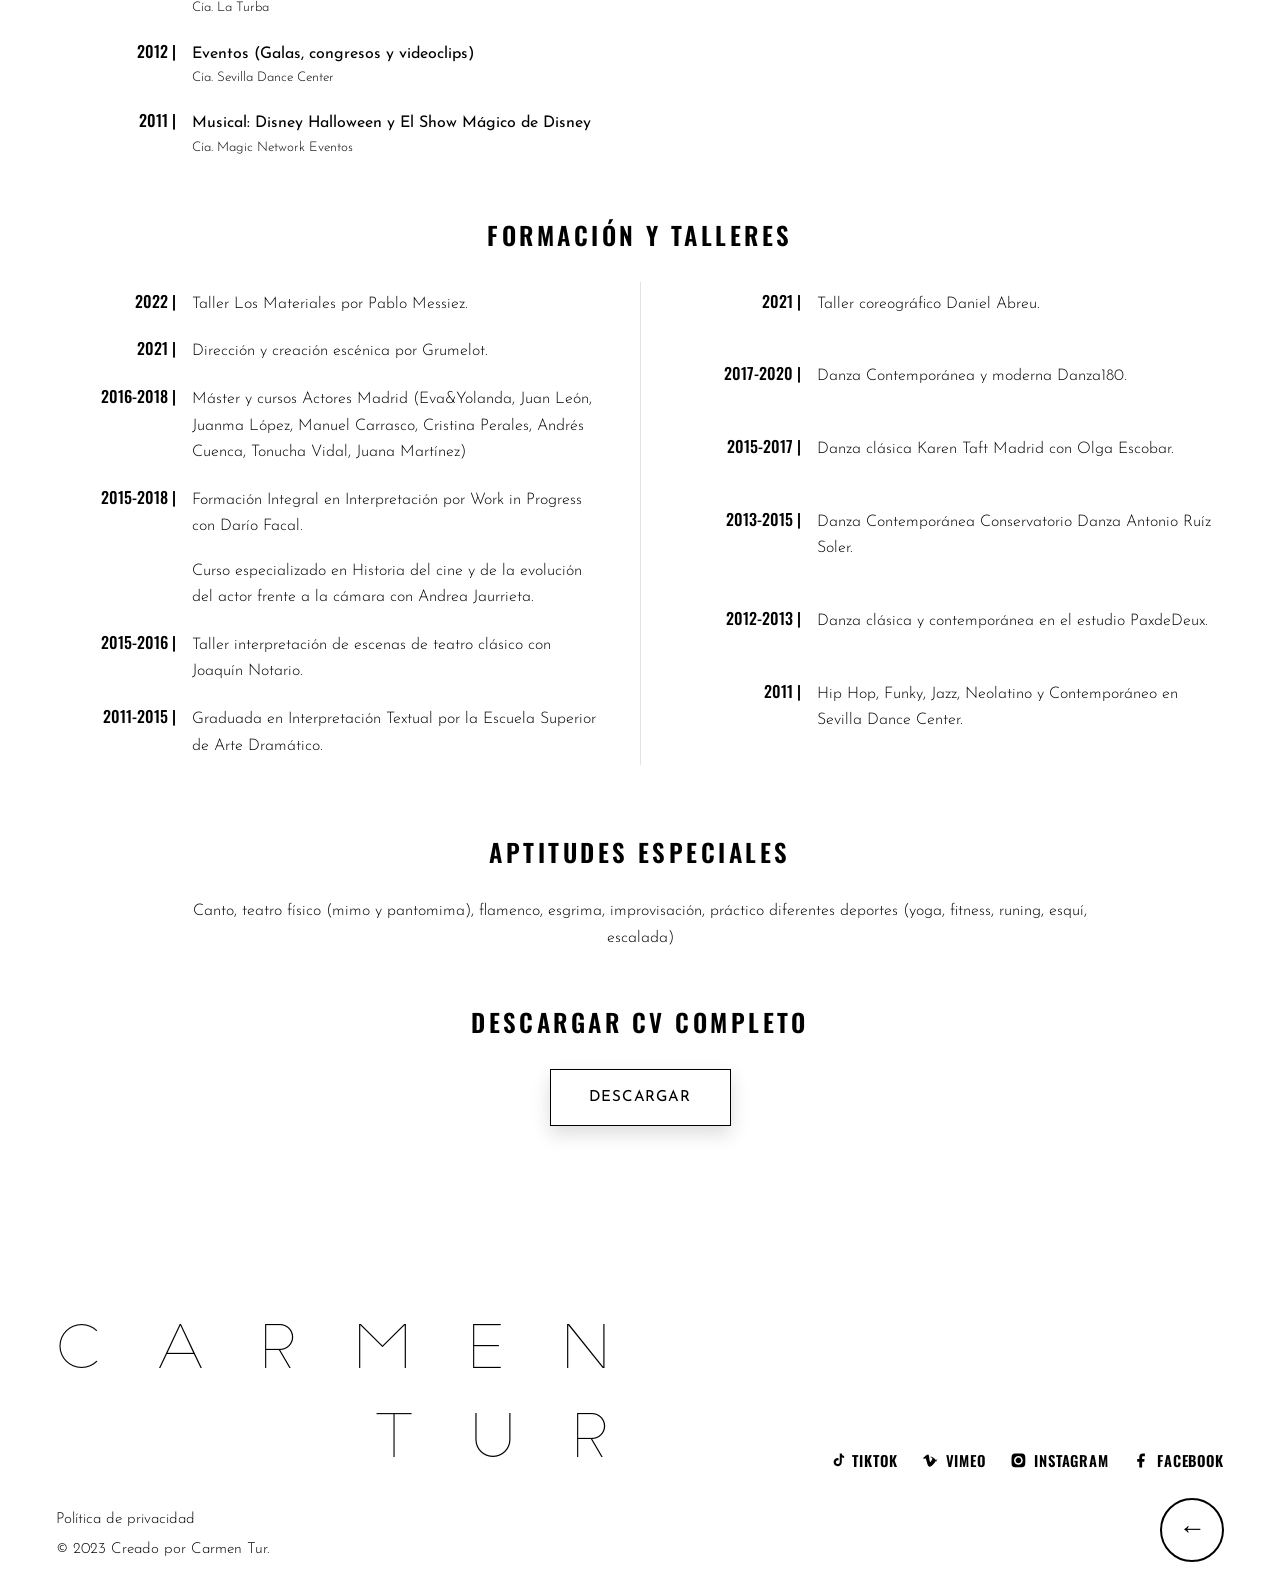
<file: bio-cv.html>
<!DOCTYPE html>
<html lang="es">
<head>
  <meta charset="UTF-8">
  <meta name="viewport" content="width=device-width, initial-scale=1.0">
  <title>Bio-CV — Carmen Tur</title>
  <meta name="description" content="Currículum de Carmen Tur: experiencia en teatro, cine, televisión y danza, formación y aptitudes.">
  <meta property="og:title" content="Bio-CV — Carmen Tur">
  <meta property="og:description" content="Currículum de Carmen Tur: experiencia en teatro, cine, televisión y danza, formación y aptitudes.">
  <meta property="og:type" content="website">
  <meta property="og:image" content="img/img_19.jpg">
  <link rel="icon" href="favicon.svg" type="image/svg+xml">
  <link rel="preconnect" href="https://fonts.googleapis.com">
  <link rel="preconnect" href="https://fonts.gstatic.com" crossorigin>
  <link href="https://fonts.googleapis.com/css2?family=Archivo+Black&family=Inter:wght@300;400&family=Josefin+Sans:wght@200;300;400;500&family=Oswald:wght@500;600&display=swap" rel="stylesheet">
  <link rel="preload" href="fonts/SlimJoe.woff2" as="font" type="font/woff2" crossorigin>
  <link rel="preload" href="fonts/brisely.woff2" as="font" type="font/woff2" crossorigin>
  <link rel="stylesheet" href="css/style.css">
  <script>document.documentElement.classList.add('js')</script>
</head>
<body>
<a class="skip" href="#contenido">Saltar al contenido</a>
<header class="site-header">
  <div class="wrap header-inner">
    <a class="brand" href="index.html" aria-label="Carmen Tur — inicio">A R T I S T A</a>
    <button class="nav-toggle" aria-expanded="false" aria-controls="nav-principal" aria-label="Abrir menú">
      <span class="mplus" aria-hidden="true">+</span>
    </button>
    <nav id="nav-principal" class="site-nav" aria-label="Principal">
      <ul>
        <li><a href="index.html">INICIO</a></li>
        <li><a href="audiovisual.html">AUDIOVISUAL</a></li>
        <li><a href="book.html">BOOK</a></li>
        <li><a href="bio-cv.html">BIO - CV</a></li>
        <li><a href="contacto.html">CONTACTO</a></li>
      </ul>
    </nav>
  </div>
</header>
<main id="contenido">
<section aria-label="Bio y currículum">
  <div class="wrap">
    <h2 class="bcv-title">Carmen<br>Tur</h2>
    <div class="bcv-m">
      <h3 class="cv-h">Descargar CV completo</h3>
      <div class="bcv-dl"><a href="assets/cv-carmen-tur.pdf" download>Descargar</a></div>
      <p class="bcv-m-note">En la versión móvil el CV está disponible para descargar en PDF.<br>La versión web permite ver el CV online y descargar en PDF.</p>
      <hr class="sep">
    </div>
    <p class="bcv-medidas">Altura: 165 cm &nbsp;|&nbsp; Cabello: Castaño oscuro &nbsp;|&nbsp; Ojos: Oscuros<br>
    Camiseta: 36 &nbsp;|&nbsp; Pantalón: 38 &nbsp;|&nbsp; Calzado: 37</p>
    <div class="bcv-bio">
      <p>Imparable y llena de garra, personalidad y eso que llaman «raza». Raza de mujer indomable y de artista polifacética. Interpretación y danza vienen de la mano.</p>
      <p>La curiosidad como motor de creación y vida.</p>
      <p>Si te apetece, puedes echar un ojo a mi experiencia profesional.</p>
    </div>
    <hr class="sep only-m">
    <div class="cv-full">
    <hr class="cv-rule">
    <h3 class="cv-h">EXPERIENCIA PROFESIONAL</h3>
    <h4 class="cv-label">Teatro</h4>
    <div class="cv-rows">
<div class="cv-row"><span class="yr">2025 |</span><span class="obra">Lucrezia Borgia<small>Gaetano Donizetti</small></span><span>Negroni - Elenco</span><span class="dir">Silvia Paoli</span></div>
<div class="cv-row"><span class="yr">2024-2025 |</span><span class="obra">Cuento de navidad<small>La Hogareña</small></span><span>Eva (Mr. Scrooge)</span><span class="dir">Isabel Morán</span></div>
<div class="cv-row"><span class="yr">2019 |</span><span class="obra">Federico Hacia Lorca<small>La Joven Compañía</small></span><span>Madre, Transeúnte, Marinera y Coro</span><span class="dir">Miguel del Arco</span></div>
<div class="cv-row"><span class="yr">2019 |</span><span class="obra">Navegar y Volar<small>Ana Durá</small></span><span>Actriz Microteatro</span><span class="dir">Ana Durá</span></div>
<div class="cv-row"><span class="yr">2018 |</span><span class="obra">Mujeres en pólvora<small>Sofía Squittieri & Carmen Tur</small></span><span>Clara (Principal)</span><span class="dir">Sofía Squittieri</span></div>
<div class="cv-row"><span class="yr">2017 |</span><span class="obra">Juan Latino<small>Jiménez de Enciso</small></span><span>Doña Ana (Principal)</span><span class="dir">Omero Cruz</span></div>
<div class="cv-row"><span class="yr">2017 |</span><span class="obra">Las Tesmoforias<small>Aristófanes</small></span><span>Heraldo y coro de mujeres</span><span class="dir">Miguel Cegarra</span></div>
<div class="cv-row"><span class="yr">2016 |</span><span class="obra">La visita de la vieja dama<small>F.Dürrenmatt</small></span><span>Maestro Principal</span><span class="dir">Isabel Zayas</span></div>
<div class="cv-row"><span class="yr">2016 |</span><span class="obra">007ierra (Gira Marruecos)<small>J.A de la Plaza</small></span><span>Actriz Gestual</span><span class="dir">Juan Antonio de la Plaza</span></div>
<div class="cv-row"><span class="yr">2015 |</span><span class="obra">María<small>Max Aub</small></span><span>María (Principal)</span><span class="dir">Paco Piñero</span></div>
<div class="cv-row"><span class="yr">2015 |</span><span class="obra">La farándula<small>Dramaturgia de entremeses Siglo de Oro</small></span><span>Mariana (Principal)</span><span class="dir">Rosa García Barroso</span></div>
<div class="cv-row"><span class="yr">2014 |</span><span class="obra">Romeo y Julieta<small>William Shakespeare</small></span><span>Julieta</span><span class="dir">Paco Piñero</span></div>
<div class="cv-row"><span class="yr">2013 |</span><span class="obra">Campanadas de boda<small>Cía. La Cubana</small></span><span>Dama de honor (elenco)</span><span class="dir">Jordi Milán</span></div>
    </div>
    <h4 class="cv-label">TV<span class="cv-comma">,</span> CORTOS &amp; WEB SERIES</h4>
    <div class="cv-rows">
<div class="cv-row tv"><span class="yr">2022 |</span><span class="obra">Las noches de Tefía<small>Buendia Estudios</small></span><span>Pequeñas Partes</span><span class="dir">Miguel del Arco</span></div>
<div class="cv-row tv"><span class="yr">2022 |</span><span class="obra">Los protegidos: El regreso TV<small>Atresmedia</small></span><span>Ahogo Secundario</span><span class="dir">José María Caro</span></div>
<div class="cv-row tv"><span class="yr">2021 |</span><span class="obra">Eternal Féminin cortometraje<small>Andrea Ruíz & Carla Jabonero</small></span><span>Principal</span><span class="dir">Andrea Ruíz</span></div>
<div class="cv-row tv"><span class="yr">2020 |</span><span class="obra">Nina cortometraje<small>La Gitana Films</small></span><span>Nina Protagonista</span><span class="dir">Patricia Fuertes & Carlos Aragón</span></div>
<div class="cv-row tv"><span class="yr">2017 |</span><span class="obra">Amores que duelen TV (4T)<small>Irtve</small></span><span>Susana Protagonista Capitular</span><span class="dir">Ander Pardo</span></div>
<div class="cv-row tv"><span class="yr">2017 |</span><span class="obra">Operación Azul cortometraje<small>Verve Media Company España</small></span><span>Soraya Principal</span><span class="dir"></span></div>
<div class="cv-row tv"><span class="yr">2016 |</span><span class="obra">Hugo cortometraje<small>Irtve</small></span><span>Samantha Principal</span><span class="dir">Sebastián Pérez Cuevas</span></div>
<div class="cv-row tv"><span class="yr">2015 |</span><span class="obra">The Lesbian Theory web serie<small>Sur5D</small></span><span>Laura Secundario</span><span class="dir">Óscar Lara</span></div>
    </div>
    <h4 class="cv-label">Danza</h4>
    <div class="cv-rows">
<div class="cv-row f2"><span class="yr">2023 |</span><span class="obra">Cabaret Festival<small>Cía. Love2d</small></span></div>
<div class="cv-row f2"><span class="yr">2021 |</span><span class="obra">Cabaret Festival<small>Cía. Love2d</small></span></div>
<div class="cv-row f2"><span class="yr">2018 |</span><span class="obra">Libérame<small>Dir. Carmen Tur</small></span></div>
<div class="cv-row f2"><span class="yr">2016-2018 |</span><span class="obra">Bailarina en Eventos y Promociones<small>Dir. Emi G</small></span></div>
<div class="cv-row f2"><span class="yr">2015 |</span><span class="obra">Escuela de árboles<small>Dir. Carolina Morales</small></span></div>
<div class="cv-row f2"><span class="yr">2014 |</span><span class="obra">La Turba<small>Cía. La Turba</small></span></div>
<div class="cv-row f2"><span class="yr">2013 |</span><span class="obra">Musical: Fantasmagic<small>Cía. Magic Network Eventos</small></span></div>
<div class="cv-row f2"><span class="yr">2012 |</span><span class="obra">Out-Girls<small>Cía. La Turba</small></span></div>
<div class="cv-row f2"><span class="yr">2012 |</span><span class="obra">Eventos (Galas, congresos y videoclips)<small>Cía. Sevilla Dance Center</small></span></div>
<div class="cv-row f2"><span class="yr">2011 |</span><span class="obra">Musical: Disney Halloween y El Show Mágico de Disney<small>Cía. Magic Network Eventos</small></span></div>
    </div>
    <h3 class="cv-h">formacióN y TALLERES</h3>
    <div class="cv-form2">
      <div class="cv-rows">
<div class="cv-row f2"><span class="yr">2022 |</span><span>Taller Los Materiales por Pablo Messiez.</span></div>
<div class="cv-row f2"><span class="yr">2021 |</span><span>Dirección y creación escénica por Grumelot.</span></div>
<div class="cv-row f2"><span class="yr">2016-2018 |</span><span>Máster y cursos Actores Madrid (Eva&Yolanda, Juan León, Juanma López, Manuel Carrasco, Cristina Perales, Andrés Cuenca, Tonucha Vidal, Juana Martínez)</span></div>
<div class="cv-row f2"><span class="yr">2015-2018 |</span><span>Formación Integral en Interpretación por Work in Progress con Darío Facal.</span></div>
<div class="cv-row f2"><span class="yr"></span><span>Curso especializado en Historia del cine y de la evolución del actor frente a la cámara con Andrea Jaurrieta.</span></div>
<div class="cv-row f2"><span class="yr">2015-2016 |</span><span>Taller interpretación de escenas de teatro clásico con Joaquín Notario.</span></div>
<div class="cv-row f2"><span class="yr">2011-2015 |</span><span>Graduada en Interpretación Textual por la Escuela Superior de Arte Dramático.</span></div>
      </div>
      <div class="cv-rows">
<div class="cv-row f2"><span class="yr">2021 |</span><span>Taller coreográfico Daniel Abreu.</span></div>
<div class="cv-row f2"><span class="yr">2017-2020 |</span><span>Danza Contemporánea y moderna Danza180.</span></div>
<div class="cv-row f2"><span class="yr">2015-2017 |</span><span>Danza clásica Karen Taft Madrid con Olga Escobar.</span></div>
<div class="cv-row f2"><span class="yr">2013-2015 |</span><span>Danza Contemporánea Conservatorio Danza Antonio Ruíz Soler.</span></div>
<div class="cv-row f2"><span class="yr">2012-2013 |</span><span>Danza clásica y contemporánea en el estudio PaxdeDeux.</span></div>
<div class="cv-row f2"><span class="yr">2011 |</span><span>Hip Hop, Funky, Jazz, Neolatino y Contemporáneo en Sevilla Dance Center.</span></div>
      </div>
    </div>
    <h3 class="cv-h">APTITUDES especiales</h3>
    <p class="cv-apt">Canto, teatro físico (mimo y pantomima), flamenco, esgrima, improvisación, práctico diferentes deportes (yoga, fitness, runing, esquí, escalada)</p>
    </div>
    <div class="bcv-dl only-d">
      <h3 class="cv-h">Descargar cV completo</h3>
      <a href="assets/cv-carmen-tur.pdf" download>Descargar</a>
    </div>
  </div>
</section>
</main>
<footer class="site-footer">
  <div class="wrap foot-grid">
    <div>
      <p class="foot-brand"><a href="index.html"><span class="fb1">C A R M E N</span><span class="fb2">T U R</span></a></p>
      <div class="foot-legal" style="margin-top:1.2rem">
        <a href="privacidad.html">Política de privacidad</a>
        <span>© 2023 Creado por Carmen Tur.</span>
      </div>
    </div>
    <div class="foot-side">
      <div class="social">
      <a href="https://www.tiktok.com/@carmenturtur" target="_blank" rel="noopener" aria-label="Carmen Tur en TikTok"><svg viewBox="0 0 24 24" aria-hidden="true"><path d="M16.6 2h3.1c.2 1.9 1.2 3.2 3.3 3.4v3.2c-1.3 0-2.4-.4-3.3-1v6.6c0 3.5-2.6 6-6 6-3.2 0-5.7-2.5-5.7-5.8 0-3.2 2.6-5.7 6-5.7.3 0 .7 0 1 .1v3.3c-.3-.1-.7-.2-1-.2-1.5 0-2.7 1.2-2.7 2.7 0 1.5 1.2 2.7 2.7 2.7 1.6 0 2.8-1.2 2.8-2.9V2h2.8z"/></svg><span>TIKTOK</span></a>
      <a href="https://vimeo.com/carmentur" target="_blank" rel="noopener" aria-label="Carmen Tur en Vimeo"><svg viewBox="0 0 24 24" aria-hidden="true"><path d="M22 7.4c-.1 2-1.5 4.7-4.2 8.2-2.8 3.5-5.1 5.3-7 5.3-1.2 0-2.2-1.1-3-3.3L6.3 12c-.6-2-1.2-3-1.9-3-.1 0-.7.3-1.7 1L1.6 8.6c1.1-1 2.2-1.9 3.3-2.9 1.5-1.3 2.6-2 3.4-2.1.8-.1 1.3.5 1.6 1.7.2 1.3.5 3.2.8 5.6.4 2.2.8 3.3 1.3 3.3.4 0 .9-.6 1.6-1.9.7-1.2 1-2.2 1.1-2.8.1-1-.7-1.5-2.4-1.5l.3-1.6c1.7.5 3.4 1.4 5.1 2.9 2.2 2 3.4 3.6 3.4 4.9z"/></svg><span>VIMEO</span></a>
      <a href="https://www.instagram.com/carmen.tur" target="_blank" rel="noopener" aria-label="Carmen Tur en Instagram"><svg viewBox="0 0 24 24" aria-hidden="true"><path d="M12 2.2c3.2 0 3.6 0 4.9.1 3.3.1 4.8 1.7 4.9 4.9.1 1.3.1 1.6.1 4.8s0 3.6-.1 4.8c-.1 3.2-1.7 4.8-4.9 4.9-1.3.1-1.6.1-4.9.1s-3.6 0-4.9-.1c-3.3-.1-4.8-1.7-4.9-4.9C2.2 15.6 2.2 15.2 2.2 12s0-3.6.1-4.8C2.4 4 4 2.4 7.2 2.3 8.4 2.2 8.8 2.2 12 2.2zm0 3.6c-3.4 0-6.2 2.8-6.2 6.2s2.8 6.2 6.2 6.2 6.2-2.8 6.2-6.2-2.8-6.2-6.2-6.2zm0 10.2c-2.2 0-4-1.8-4-4s1.8-4 4-4 4 1.8 4 4-1.8 4-4 4zm6.4-10.5c0 .8-.7 1.5-1.5 1.5-.8 0-1.5-.7-1.5-1.5 0-.8.7-1.5 1.5-1.5.8 0 1.5.7 1.5 1.5z"/></svg><span>INSTAGRAM</span></a>
      <a href="https://www.facebook.com/carmen.chipettes" target="_blank" rel="noopener" aria-label="Carmen Tur en Facebook"><svg viewBox="0 0 24 24" aria-hidden="true"><path d="M13 22v-8h3l.5-4H13V7.5c0-1.1.3-1.5 1.6-1.5H17V2.2C16.4 2.1 15.3 2 14.1 2 11.1 2 9 3.7 9 6.9V10H6v4h3v8h4z"/></svg><span>FACEBOOK</span></a>
      </div>
      <button class="to-top" aria-label="Volver arriba">←</button>
    </div>
  </div>
</footer>
<div class="lightbox" role="dialog" aria-modal="true" aria-label="Visor de fotos" hidden>
  <button class="lb-close" aria-label="Cerrar visor">✕</button>
  <button class="lb-fs" aria-label="Ver a pantalla completa"><svg class="icon-enter" viewBox="0 0 24 24" fill="none" stroke="currentColor" stroke-width="2" stroke-linecap="round" stroke-linejoin="round"><path d="M8 3H5a2 2 0 0 0-2 2v3"/><path d="M16 3h3a2 2 0 0 1 2 2v3"/><path d="M8 21H5a2 2 0 0 1-2-2v-3"/><path d="M16 21h3a2 2 0 0 0 2-2v-3"/></svg><svg class="icon-exit" viewBox="0 0 24 24" fill="none" stroke="currentColor" stroke-width="2" stroke-linecap="round" stroke-linejoin="round"><path d="M8 3v3a2 2 0 0 1-2 2H3"/><path d="M21 8h-3a2 2 0 0 1-2-2V3"/><path d="M3 16h3a2 2 0 0 1 2 2v3"/><path d="M16 21v-3a2 2 0 0 1 2-2h3"/></svg></button>
  <button class="lb-prev" aria-label="Foto anterior">‹</button>
  <div class="lb-stage">
    <figure><img alt=""></figure>
    <aside class="lb-panel" aria-live="polite">
      <p class="lb-title">Carmen Tur</p>
      <div class="lb-credits"></div>
    </aside>
  </div>
  <button class="lb-next" aria-label="Foto siguiente">›</button>
</div>
  <script src="js/videos.js" defer></script>
  <script src="js/main.js" defer></script>
</body>
</html>
</file>
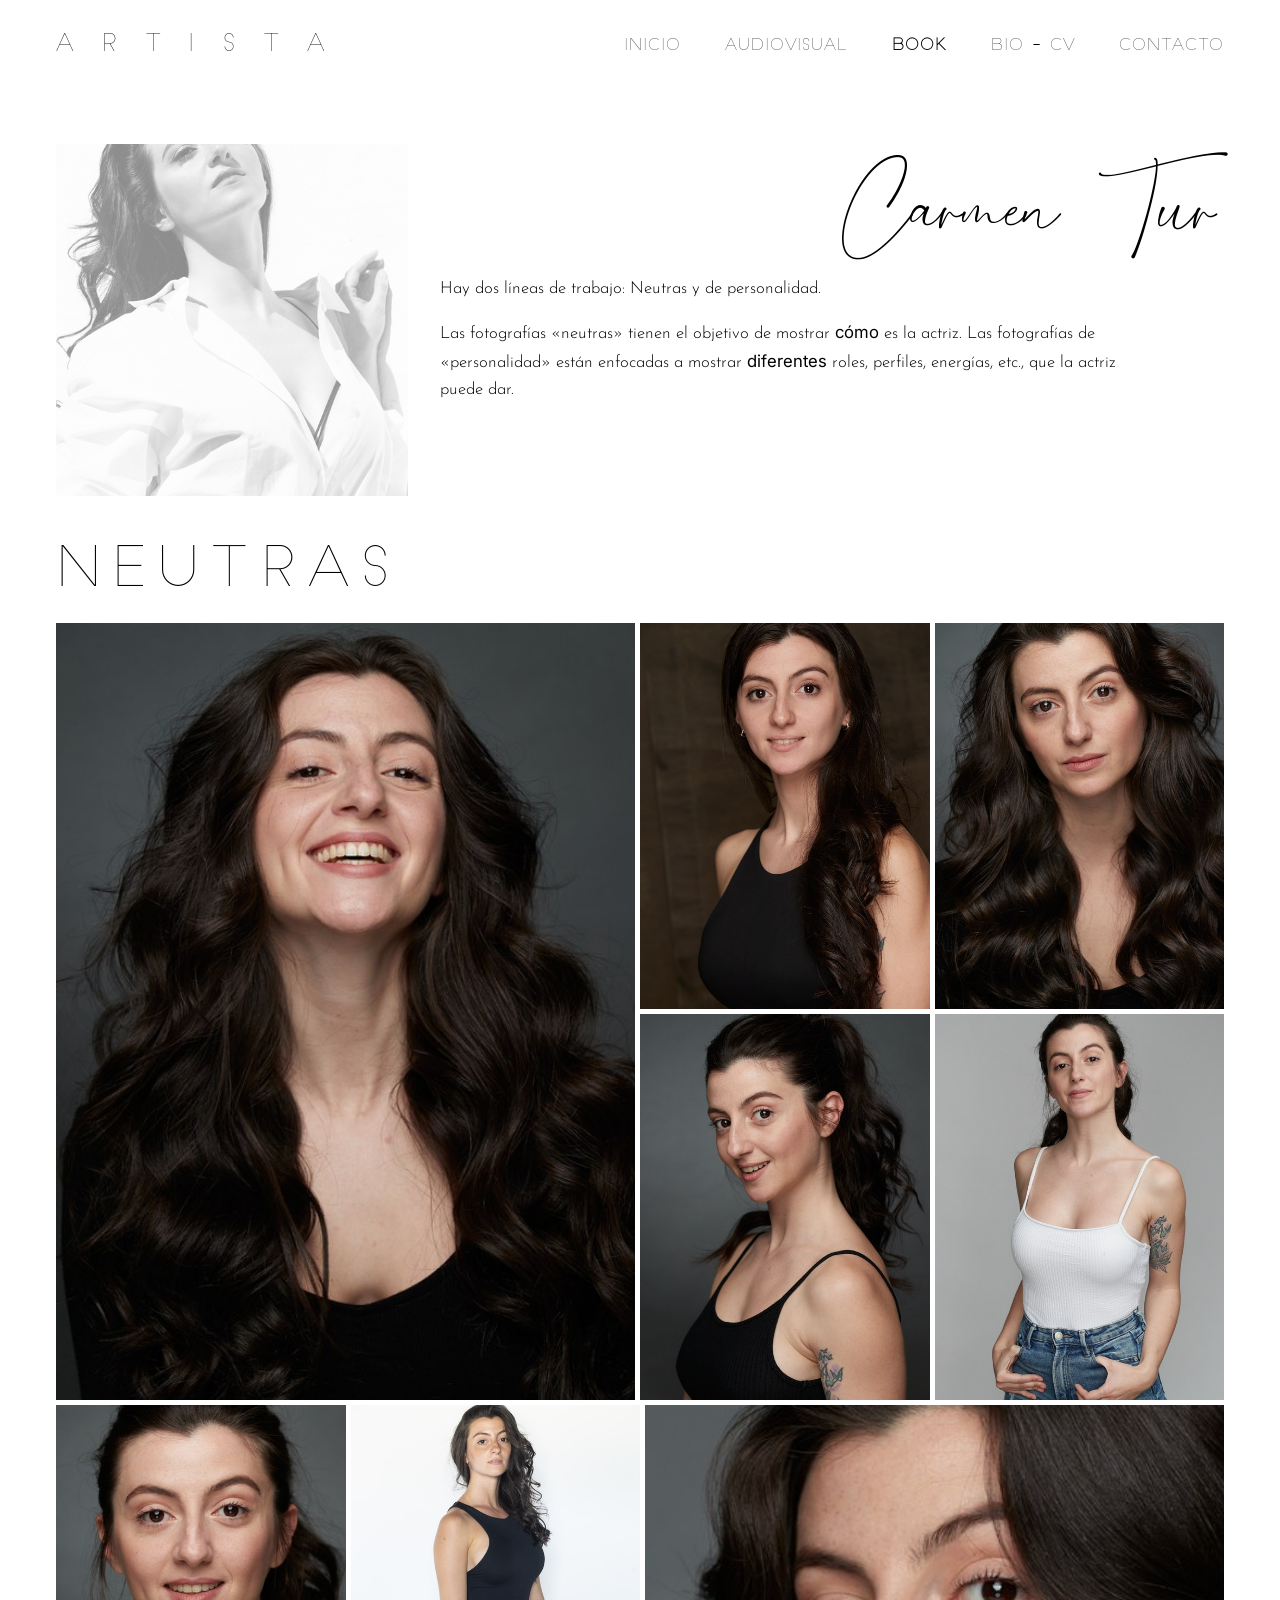
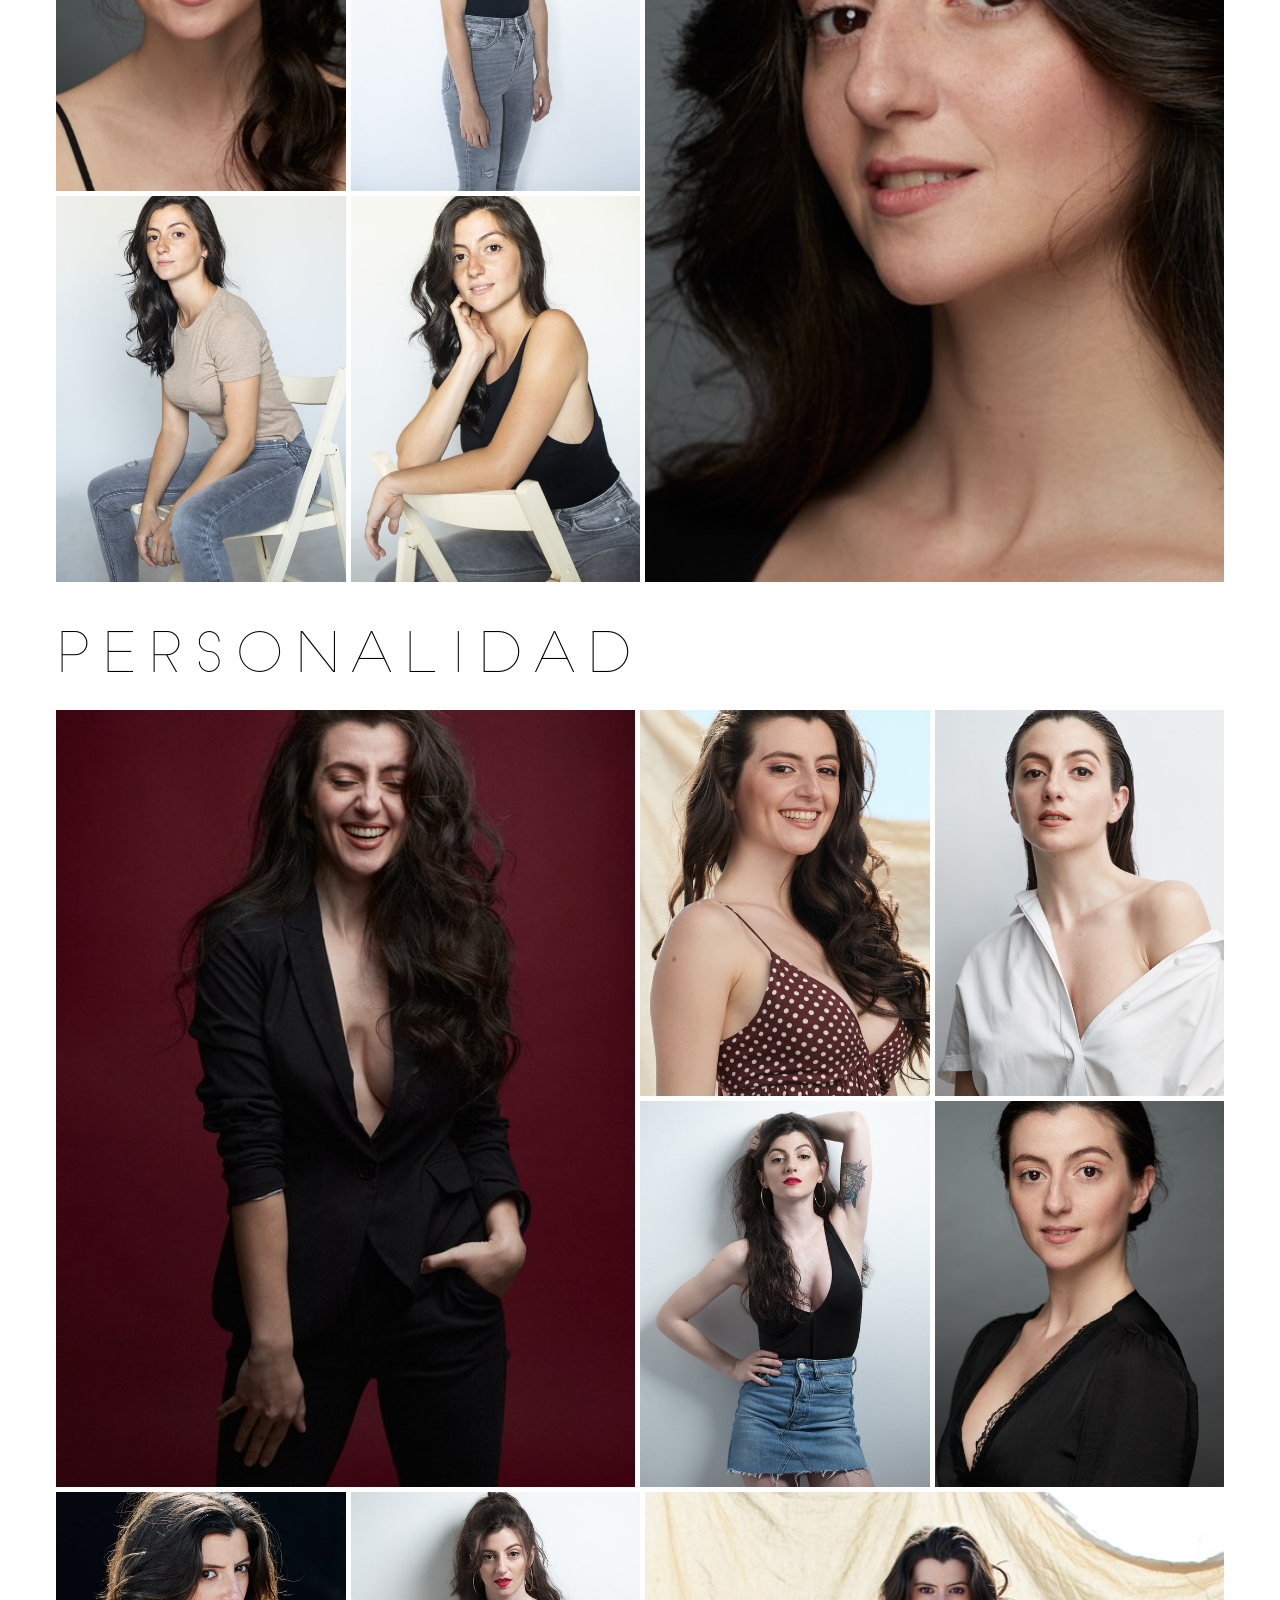
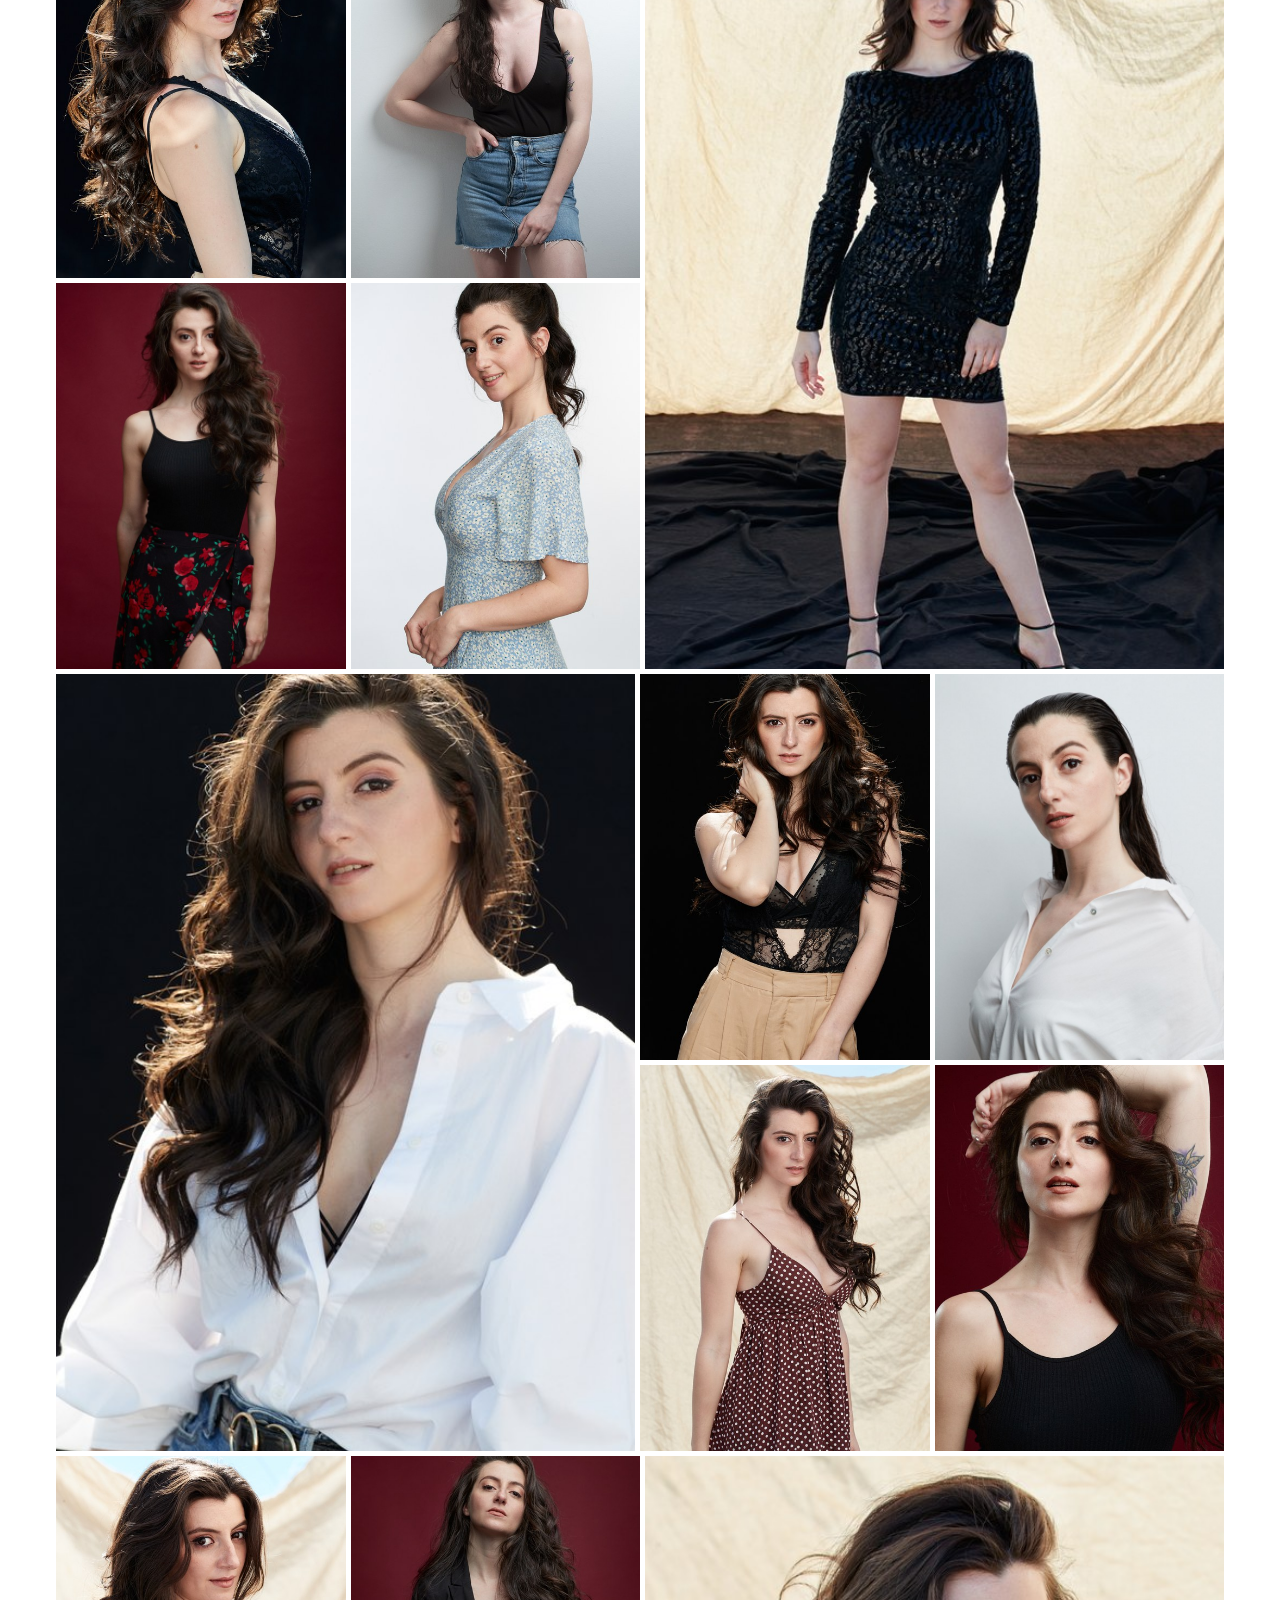
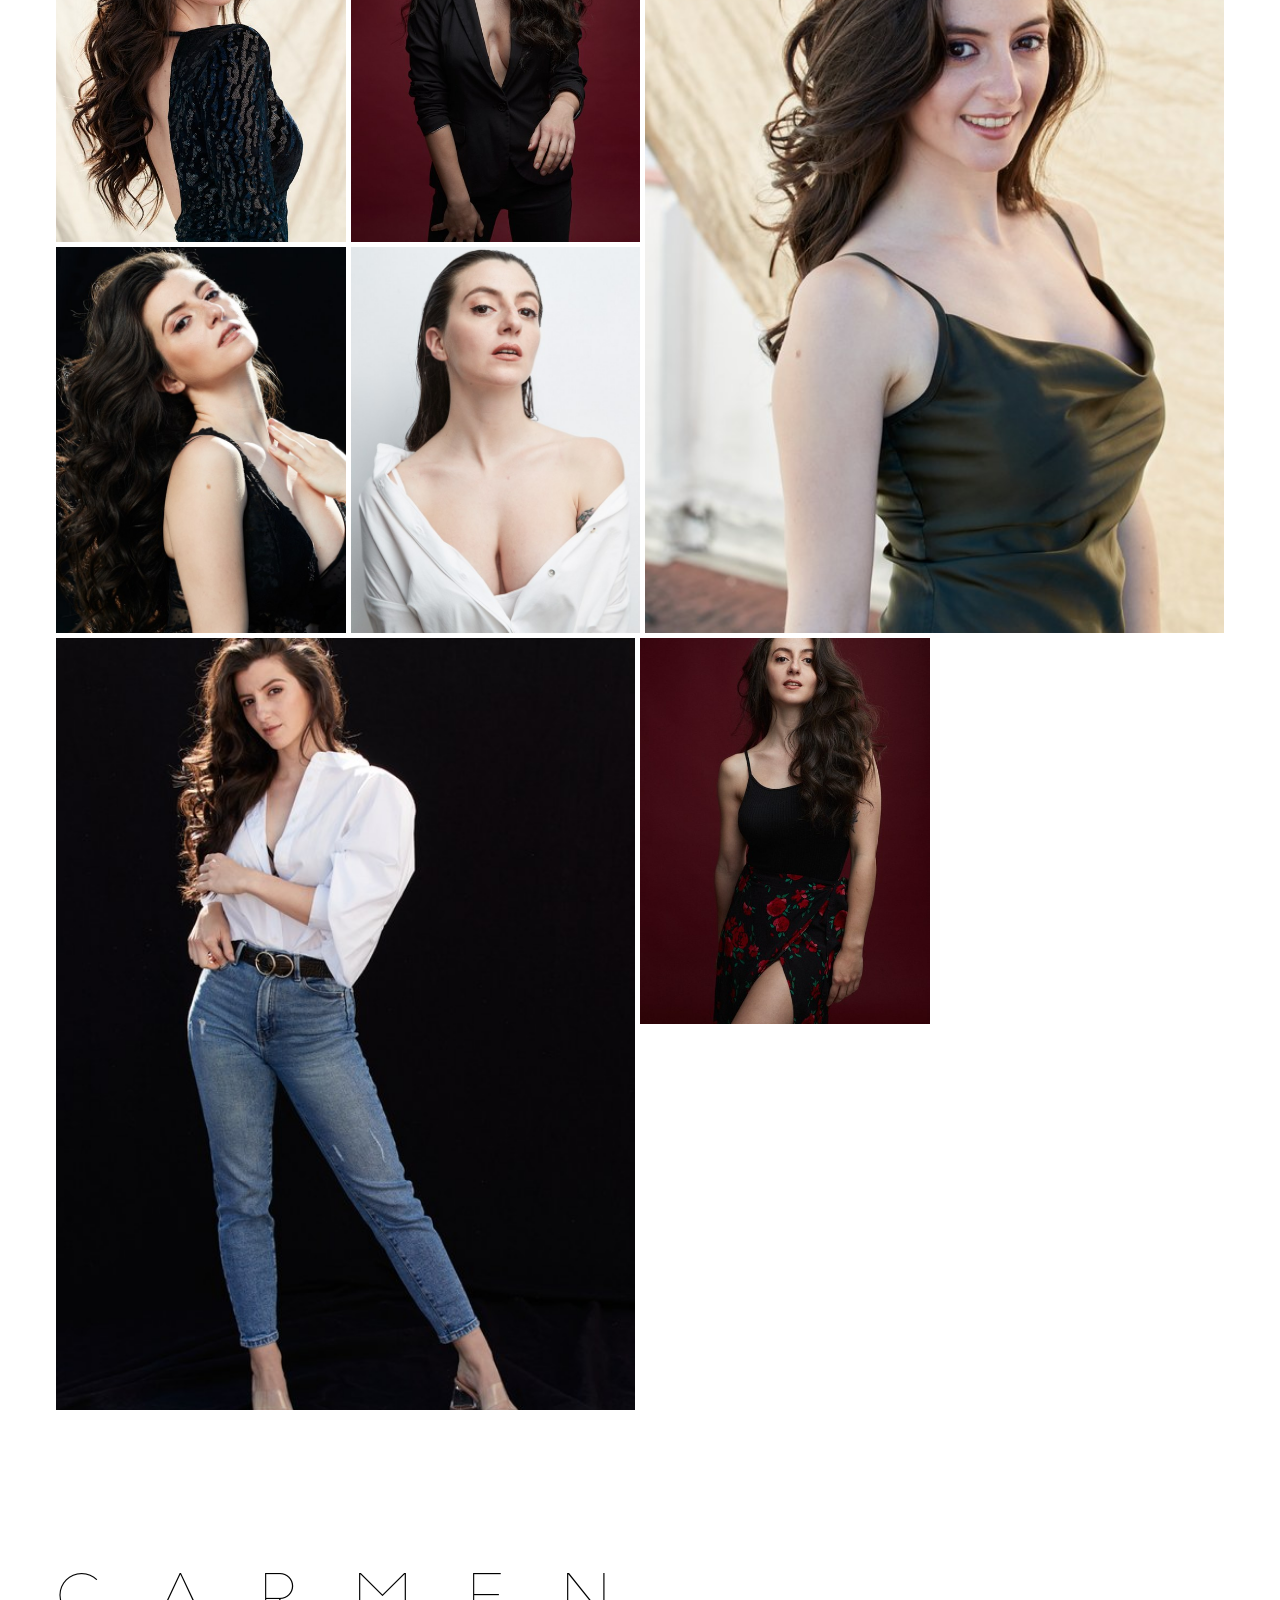
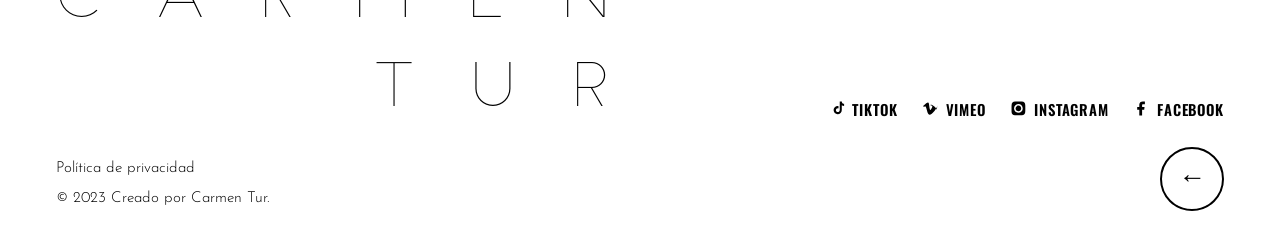
<file: book.html>
<!DOCTYPE html>
<html lang="es">
<head>
  <meta charset="UTF-8">
  <meta name="viewport" content="width=device-width, initial-scale=1.0">
  <title>Book — Carmen Tur</title>
  <meta name="description" content="Book fotográfico de Carmen Tur: fotografías neutras y de personalidad.">
  <meta property="og:title" content="Book — Carmen Tur">
  <meta property="og:description" content="Book fotográfico de Carmen Tur: fotografías neutras y de personalidad.">
  <meta property="og:type" content="website">
  <meta property="og:image" content="img/img_19.jpg">
  <link rel="icon" href="favicon.svg" type="image/svg+xml">
  <link rel="preconnect" href="https://fonts.googleapis.com">
  <link rel="preconnect" href="https://fonts.gstatic.com" crossorigin>
  <link href="https://fonts.googleapis.com/css2?family=Archivo+Black&family=Inter:wght@300;400&family=Josefin+Sans:wght@200;300;400;500&family=Oswald:wght@500;600&display=swap" rel="stylesheet">
  <link rel="preload" href="fonts/SlimJoe.woff2" as="font" type="font/woff2" crossorigin>
  <link rel="preload" href="fonts/brisely.woff2" as="font" type="font/woff2" crossorigin>
  <link rel="stylesheet" href="css/style.css">
  <script>document.documentElement.classList.add('js')</script>
</head>
<body>
<a class="skip" href="#contenido">Saltar al contenido</a>
<header class="site-header">
  <div class="wrap header-inner">
    <a class="brand" href="index.html" aria-label="Carmen Tur — inicio">A R T I S T A</a>
    <button class="nav-toggle" aria-expanded="false" aria-controls="nav-principal" aria-label="Abrir menú">
      <span class="mplus" aria-hidden="true">+</span>
    </button>
    <nav id="nav-principal" class="site-nav" aria-label="Principal">
      <ul>
        <li><a href="index.html">INICIO</a></li>
        <li><a href="audiovisual.html">AUDIOVISUAL</a></li>
        <li><a href="book.html" aria-current="page">BOOK</a></li>
        <li><a href="bio-cv.html">BIO - CV</a></li>
        <li><a href="contacto.html">CONTACTO</a></li>
      </ul>
    </nav>
  </div>
</header>
<main id="contenido">
<section aria-label="Book fotográfico">
  <div class="wrap">
    <div class="book-intro">
      <div class="b-photo">
        <img src="img/img_29-sm.jpg" alt="Retrato en blanco y negro de Carmen Tur" loading="eager" width="666" height="1000">
      </div>
      <div class="b-text">
        <p class="script-hero h-page">Carmen Tur</p>
        <p>Hay dos líneas de trabajo: Neutras y de personalidad.</p>
        <p>Las fotografías «neutras» tienen el objetivo de mostrar <span class="din-neuzeit">cómo</span> es la actriz. Las fotografías de «personalidad» están enfocadas a mostrar <span class="din-neuzeit">diferentes</span> roles, perfiles, energías, etc., que la actriz puede dar.</p>
      </div>
    </div>
    <h2 class="thin-title sec-title-sm book-sec">Neutras</h2>
    <div class="book-sec-wrap" id="sec-neutras">
<div class="collage-module">
<div class="cell-big"><div class="g-item">
  <a href="img/img_34.jpg" class="g-link" data-lightbox data-sec="neutras" data-full="img/img_34.jpg" data-alt="Carmen Tur sonriendo, top negro, fondo oscuro" data-title="Carmen Tur" data-credits="Javier Mantrana.&#10;Maquillaje y peluquería: Thomas Mikel Nicolas.">
    <img src="img/img_34-sm.jpg" alt="Carmen Tur sonriendo, top negro, fondo oscuro" data-n="34" loading="lazy" width="667" height="1000">
  </a>
</div></div>
<div class="cell-small"><div class="g-item">
  <a href="img/img_15.jpg" class="g-link" data-lightbox data-sec="neutras" data-full="img/img_15.jpg" data-alt="Carmen Tur con top negro, fondo oscuro" data-title="Carmen Tur" data-credits="Javier Mantrana.&#10;Maquillaje y peluquería: Carolina Berjaga">
    <img src="img/img_15-sm.jpg" alt="Carmen Tur con top negro, fondo oscuro" data-n="15" loading="lazy" width="667" height="1000">
  </a>
</div></div>
<div class="cell-small"><div class="g-item">
  <a href="img/img_21.jpg" class="g-link" data-lightbox data-sec="neutras" data-full="img/img_21.jpg" data-alt="Retrato de Carmen Tur, fondo oscuro" data-title="Carmen Tur" data-credits="Javier Mantrana.&#10;Maquillaje y peluquería: Thomas Mikel Nicolas.">
    <img src="img/img_21-sm.jpg" alt="Retrato de Carmen Tur, fondo oscuro" data-n="21" loading="lazy" width="667" height="1000">
  </a>
</div></div>
<div class="cell-small"><div class="g-item">
  <a href="img/img_30.jpg" class="g-link" data-lightbox data-sec="neutras" data-full="img/img_30.jpg" data-alt="Carmen Tur con coleta, top negro, fondo gris" data-title="Carmen Tur" data-credits="Javier Mantrana.&#10;Maquillaje y peluquería: Thomas Mikel Nicolas.">
    <img src="img/img_30-sm.jpg" alt="Carmen Tur con coleta, top negro, fondo gris" data-n="30" loading="lazy" width="667" height="1000">
  </a>
</div></div>
<div class="cell-small"><div class="g-item">
  <a href="img/img_22.jpg" class="g-link" data-lightbox data-sec="neutras" data-full="img/img_22.jpg" data-alt="Carmen Tur, top blanco y vaqueros, fondo gris" data-title="Carmen Tur" data-credits="Javier Mantrana.&#10;Maquillaje y peluquería: Thomas Mikel Nicolas.">
    <img src="img/img_22-sm.jpg" alt="Carmen Tur, top blanco y vaqueros, fondo gris" data-n="22" loading="lazy" width="667" height="1000">
  </a>
</div></div>
</div>
<div class="collage-module mirror">
<div class="cell-small"><div class="g-item">
  <a href="img/img_14.jpg" class="g-link" data-lightbox data-sec="neutras" data-full="img/img_14.jpg" data-alt="Retrato de Carmen Tur sonriendo, fondo gris" data-title="Carmen Tur" data-credits="Javier Mantrana.&#10;Maquillaje y peluquería: Thomas Mikel Nicolas.">
    <img src="img/img_14-sm.jpg" alt="Retrato de Carmen Tur sonriendo, fondo gris" data-n="14" loading="lazy" width="1000" height="667">
  </a>
</div></div>
<div class="cell-small"><div class="g-item">
  <a href="img/img_02.jpg" class="g-link" data-lightbox data-sec="neutras" data-full="img/img_02.jpg" data-alt="Carmen Tur de pie, top negro y vaqueros, fondo blanco" data-title="Carmen Tur" data-credits="Víctor Brenes&#10;«Gente Bastarda»&#10;No-MakeUp.">
    <img src="img/img_02-sm.jpg" alt="Carmen Tur de pie, top negro y vaqueros, fondo blanco" data-n="2" loading="lazy" width="665" height="1000">
  </a>
</div></div>
<div class="cell-small"><div class="g-item">
  <a href="img/img_01.jpg" class="g-link" data-lightbox data-sec="neutras" data-full="img/img_01.jpg" data-alt="Carmen Tur sentada, camiseta beige y vaqueros" data-title="Carmen Tur" data-credits="Víctor Brenes&#10;«Gente Bastarda»&#10;No-MakeUp.">
    <img src="img/img_01-sm.jpg" alt="Carmen Tur sentada, camiseta beige y vaqueros" data-n="1" loading="lazy" width="691" height="1000">
  </a>
</div></div>
<div class="cell-small"><div class="g-item">
  <a href="img/img_17.jpg" class="g-link" data-lightbox data-sec="neutras" data-full="img/img_17.jpg" data-alt="Carmen Tur sentada, top negro, fondo blanco" data-title="Carmen Tur" data-credits="Víctor Brenes&#10;«Gente Bastarda»&#10;No-MakeUp.">
    <img src="img/img_17-sm.jpg" alt="Carmen Tur sentada, top negro, fondo blanco" data-n="17" loading="lazy" width="667" height="1000">
  </a>
</div></div>
<div class="cell-big"><div class="g-item">
  <a href="img/img_03.jpg" class="g-link" data-lightbox data-sec="neutras" data-full="img/img_03.jpg" data-alt="Primer plano de Carmen Tur, fondo gris" data-title="Carmen Tur" data-credits="Javier Mantrana.&#10;Maquillaje y peluquería: Thomas Mikel Nicolas.">
    <img src="img/img_03-sm.jpg" alt="Primer plano de Carmen Tur, fondo gris" data-n="3" loading="lazy" width="1000" height="667">
  </a>
</div></div>
</div>
    </div>
    
    <h2 class="thin-title sec-title-sm book-sec">Personalidad</h2>
    <div class="book-sec-wrap" id="sec-personalidad">
<div class="collage-module">
<div class="cell-big"><div class="g-item">
  <a href="img/img_20.jpg" class="g-link" data-lightbox data-sec="personalidad" data-full="img/img_20.jpg" data-alt="Carmen Tur riendo, traje negro, fondo rojo" data-title="Carmen Tur" data-credits="Javier Mantrana.&#10;Maquillaje y peluquería: Thomas Mikel Nicolas.">
    <img src="img/img_20-sm.jpg" alt="Carmen Tur riendo, traje negro, fondo rojo" data-n="20" loading="lazy" width="656" height="1000">
  </a>
</div></div>
<div class="cell-small"><div class="g-item">
  <a href="img/img_07.jpg" class="g-link" data-lightbox data-sec="personalidad" data-full="img/img_07.jpg" data-alt="Carmen Tur sonriendo, vestido de lunares" data-title="Carmen Tur" data-credits="Javier Mantrana.&#10;Maquillaje y peluquería: Thomas Mikel Nicolas.">
    <img src="img/img_07-sm.jpg" alt="Carmen Tur sonriendo, vestido de lunares" data-n="7" loading="lazy" width="666" height="1000">
  </a>
</div></div>
<div class="cell-small"><div class="g-item">
  <a href="img/img_28.jpg" class="g-link" data-lightbox data-sec="personalidad" data-full="img/img_28.jpg" data-alt="Carmen Tur con camisa blanca, fondo blanco" data-title="Carmen Tur" data-credits="Javier Mantrana.&#10;Maquillaje y peluquería: Thomas Mikel Nicolas.">
    <img src="img/img_28-sm.jpg" alt="Carmen Tur con camisa blanca, fondo blanco" data-n="28" loading="lazy" width="667" height="1000">
  </a>
</div></div>
<div class="cell-small"><div class="g-item">
  <a href="img/img_19.jpg" class="g-link" data-lightbox data-sec="personalidad" data-full="img/img_19.jpg" data-alt="Carmen Tur, body negro y falda vaquera" data-title="Carmen Tur" data-credits="Sergio Lardiez.&#10;Maquillaje y peluquería: Silvia Dafonte.">
    <img src="img/img_19-sm.jpg" alt="Carmen Tur, body negro y falda vaquera" data-n="19" loading="lazy" width="667" height="1000">
  </a>
</div></div>
<div class="cell-small"><div class="g-item">
  <a href="img/img_27.jpg" class="g-link" data-lightbox data-sec="personalidad" data-full="img/img_27.jpg" data-alt="Retrato de Carmen Tur, top negro, fondo gris" data-title="Carmen Tur" data-credits="Javier Mantrana.&#10;Maquillaje y peluquería: Thomas Mikel Nicolas.">
    <img src="img/img_27-sm.jpg" alt="Retrato de Carmen Tur, top negro, fondo gris" data-n="27" loading="lazy" width="667" height="1000">
  </a>
</div></div>
</div>
<div class="collage-module mirror">
<div class="cell-small"><div class="g-item">
  <a href="img/img_10.jpg" class="g-link" data-lightbox data-sec="personalidad" data-full="img/img_10.jpg" data-alt="Carmen Tur con top de encaje negro" data-title="Carmen Tur" data-credits="Javier Mantrana.&#10;Maquillaje y peluquería: Thomas Mikel Nicolas.">
    <img src="img/img_10-sm.jpg" alt="Carmen Tur con top de encaje negro" data-n="10" loading="lazy" width="666" height="1000">
  </a>
</div></div>
<div class="cell-small"><div class="g-item">
  <a href="img/img_25.jpg" class="g-link" data-lightbox data-sec="personalidad" data-full="img/img_25.jpg" data-alt="Carmen Tur, top negro y falda vaquera, fondo blanco" data-title="Carmen Tur" data-credits="Sergio Lardiez.&#10;Maquillaje y peluquería: Silvia Dafonte.">
    <img src="img/img_25-sm.jpg" alt="Carmen Tur, top negro y falda vaquera, fondo blanco" data-n="25" loading="lazy" width="667" height="1000">
  </a>
</div></div>
<div class="cell-small"><div class="g-item">
  <a href="img/img_11.jpg" class="g-link" data-lightbox data-sec="personalidad" data-full="img/img_11.jpg" data-alt="Carmen Tur, top negro y falda de flores, fondo rojo" data-title="Carmen Tur" data-credits="Javier Mantrana.&#10;Maquillaje y peluquería: Thomas Mikel Nicolas.">
    <img src="img/img_11-sm.jpg" alt="Carmen Tur, top negro y falda de flores, fondo rojo" data-n="11" loading="lazy" width="745" height="1000">
  </a>
</div></div>
<div class="cell-small"><div class="g-item">
  <a href="img/img_35.jpg" class="g-link" data-lightbox data-sec="personalidad" data-full="img/img_35.jpg" data-alt="Carmen Tur con vestido azul claro, fondo blanco" data-title="Carmen Tur" data-credits="Javier Mantrana.&#10;Maquillaje y peluquería: Thomas Mikel Nicolas.">
    <img src="img/img_35-sm.jpg" alt="Carmen Tur con vestido azul claro, fondo blanco" data-n="35" loading="lazy" width="667" height="1000">
  </a>
</div></div>
<div class="cell-big"><div class="g-item">
  <a href="img/img_13.jpg" class="g-link" data-lightbox data-sec="personalidad" data-full="img/img_13.jpg" data-alt="Carmen Tur con vestido negro de lentejuelas" data-title="Carmen Tur" data-credits="Javier Mantrana.&#10;Maquillaje y peluquería: Thomas Mikel Nicolas.">
    <img src="img/img_13-sm.jpg" alt="Carmen Tur con vestido negro de lentejuelas" data-n="13" loading="lazy" width="666" height="1000">
  </a>
</div></div>
</div>
<div class="collage-module">
<div class="cell-big"><div class="g-item">
  <a href="img/img_09.jpg" class="g-link" data-lightbox data-sec="personalidad" data-full="img/img_09.jpg" data-alt="Carmen Tur con camisa blanca, fondo negro" data-title="Carmen Tur" data-credits="Javier Mantrana.&#10;Maquillaje y peluquería: Thomas Mikel Nicolas.">
    <img src="img/img_09-sm.jpg" alt="Carmen Tur con camisa blanca, fondo negro" data-n="9" loading="lazy" width="666" height="1000">
  </a>
</div></div>
<div class="cell-small"><div class="g-item">
  <a href="img/img_24.jpg" class="g-link" data-lightbox data-sec="personalidad" data-full="img/img_24.jpg" data-alt="Carmen Tur, top de encaje y pantalón beige, fondo negro" data-title="Carmen Tur" data-credits="Javier Mantrana.&#10;Maquillaje y peluquería: Thomas Mikel Nicolas.">
    <img src="img/img_24-sm.jpg" alt="Carmen Tur, top de encaje y pantalón beige, fondo negro" data-n="24" loading="lazy" width="666" height="1000">
  </a>
</div></div>
<div class="cell-small"><div class="g-item">
  <a href="img/img_04.jpg" class="g-link" data-lightbox data-sec="personalidad" data-full="img/img_04.jpg" data-alt="Carmen Tur con camisa blanca, fondo blanco" data-title="Carmen Tur" data-credits="Javier Mantrana.&#10;Maquillaje y peluquería: Thomas Mikel Nicolas.">
    <img src="img/img_04-sm.jpg" alt="Carmen Tur con camisa blanca, fondo blanco" data-n="4" loading="lazy" width="750" height="1000">
  </a>
</div></div>
<div class="cell-small"><div class="g-item">
  <a href="img/img_08.jpg" class="g-link" data-lightbox data-sec="personalidad" data-full="img/img_08.jpg" data-alt="Carmen Tur, vestido de lunares burdeos" data-title="Carmen Tur" data-credits="Javier Mantrana.&#10;Maquillaje y peluquería: Thomas Mikel Nicolas.">
    <img src="img/img_08-sm.jpg" alt="Carmen Tur, vestido de lunares burdeos" data-n="8" loading="lazy" width="666" height="1000">
  </a>
</div></div>
<div class="cell-small"><div class="g-item">
  <a href="img/img_18.jpg" class="g-link" data-lightbox data-sec="personalidad" data-full="img/img_18.jpg" data-alt="Carmen Tur con top negro, fondo rojo" data-title="Carmen Tur" data-credits="Javier Mantrana.&#10;Maquillaje y peluquería: Thomas Mikel Nicolas.">
    <img src="img/img_18-sm.jpg" alt="Carmen Tur con top negro, fondo rojo" data-n="18" loading="lazy" width="667" height="1000">
  </a>
</div></div>
</div>
<div class="collage-module mirror">
<div class="cell-small"><div class="g-item">
  <a href="img/img_06.jpg" class="g-link" data-lightbox data-sec="personalidad" data-full="img/img_06.jpg" data-alt="Carmen Tur de espaldas, vestido azul oscuro de encaje" data-title="Carmen Tur" data-credits="Javier Mantrana.&#10;Maquillaje y peluquería: Thomas Mikel Nicolas.">
    <img src="img/img_06-sm.jpg" alt="Carmen Tur de espaldas, vestido azul oscuro de encaje" data-n="6" loading="lazy" width="666" height="1000">
  </a>
</div></div>
<div class="cell-small"><div class="g-item">
  <a href="img/img_12.jpg" class="g-link" data-lightbox data-sec="personalidad" data-full="img/img_12.jpg" data-alt="Carmen Tur con blazer negra, fondo rojo" data-title="Carmen Tur" data-credits="Javier Mantrana.&#10;Maquillaje y peluquería: Thomas Mikel Nicolas.">
    <img src="img/img_12-sm.jpg" alt="Carmen Tur con blazer negra, fondo rojo" data-n="12" loading="lazy" width="667" height="1000">
  </a>
</div></div>
<div class="cell-small"><div class="g-item">
  <a href="img/img_05.jpg" class="g-link" data-lightbox data-sec="personalidad" data-full="img/img_05.jpg" data-alt="Carmen Tur con vestido negro, fondo negro" data-title="Carmen Tur" data-credits="Javier Mantrana.&#10;Maquillaje y peluquería: Thomas Mikel Nicolas.">
    <img src="img/img_05-sm.jpg" alt="Carmen Tur con vestido negro, fondo negro" data-n="5" loading="lazy" width="746" height="1000">
  </a>
</div></div>
<div class="cell-small"><div class="g-item">
  <a href="img/img_16.jpg" class="g-link" data-lightbox data-sec="personalidad" data-full="img/img_16.jpg" data-alt="Carmen Tur con camisa blanca abierta, fondo blanco" data-title="Carmen Tur" data-credits="Javier Mantrana.&#10;Maquillaje y peluquería: Thomas Mikel Nicolas.">
    <img src="img/img_16-sm.jpg" alt="Carmen Tur con camisa blanca abierta, fondo blanco" data-n="16" loading="lazy" width="745" height="1000">
  </a>
</div></div>
<div class="cell-big"><div class="g-item">
  <a href="img/img_32.jpg" class="g-link" data-lightbox data-sec="personalidad" data-full="img/img_32.jpg" data-alt="Carmen Tur con vestido verde" data-title="Carmen Tur" data-credits="Javier Mantrana.&#10;Maquillaje y peluquería: Thomas Mikel Nicolas.">
    <img src="img/img_32-sm.jpg" alt="Carmen Tur con vestido verde" data-n="32" loading="lazy" width="666" height="1000">
  </a>
</div></div>
</div>
<div class="collage-module">
<div class="cell-small"><div class="g-item">
  <a href="img/img_33.jpg" class="g-link" data-lightbox data-sec="personalidad" data-full="img/img_33.jpg" data-alt="Carmen Tur, camisa blanca y vaqueros, fondo negro" data-title="Carmen Tur" data-credits="Javier Mantrana.&#10;Maquillaje y peluquería: Thomas Mikel Nicolas.">
    <img src="img/img_33-sm.jpg" alt="Carmen Tur, camisa blanca y vaqueros, fondo negro" data-n="33" loading="lazy" width="666" height="1000">
  </a>
</div></div>
<div class="cell-small"><div class="g-item">
  <a href="img/img_26.jpg" class="g-link" data-lightbox data-sec="personalidad" data-full="img/img_26.jpg" data-alt="Carmen Tur, top negro y falda de flores, fondo rojo" data-title="Carmen Tur" data-credits="Javier Mantrana.&#10;Maquillaje y peluquería: Thomas Mikel Nicolas.">
    <img src="img/img_26-sm.jpg" alt="Carmen Tur, top negro y falda de flores, fondo rojo" data-n="26" loading="lazy" width="667" height="1000">
  </a>
</div></div>
</div>
    </div>
    <div class="loadmore-wrap"><button type="button" class="btn-line loadmore" data-loadmore="#sec-personalidad">Load More</button></div>
  </div>
</section>
</main>
<footer class="site-footer">
  <div class="wrap foot-grid">
    <div>
      <p class="foot-brand"><a href="index.html"><span class="fb1">C A R M E N</span><span class="fb2">T U R</span></a></p>
      <div class="foot-legal" style="margin-top:1.2rem">
        <a href="privacidad.html">Política de privacidad</a>
        <span>© 2023 Creado por Carmen Tur.</span>
      </div>
    </div>
    <div class="foot-side">
      <div class="social">
      <a href="https://www.tiktok.com/@carmenturtur" target="_blank" rel="noopener" aria-label="Carmen Tur en TikTok"><svg viewBox="0 0 24 24" aria-hidden="true"><path d="M16.6 2h3.1c.2 1.9 1.2 3.2 3.3 3.4v3.2c-1.3 0-2.4-.4-3.3-1v6.6c0 3.5-2.6 6-6 6-3.2 0-5.7-2.5-5.7-5.8 0-3.2 2.6-5.7 6-5.7.3 0 .7 0 1 .1v3.3c-.3-.1-.7-.2-1-.2-1.5 0-2.7 1.2-2.7 2.7 0 1.5 1.2 2.7 2.7 2.7 1.6 0 2.8-1.2 2.8-2.9V2h2.8z"/></svg><span>TIKTOK</span></a>
      <a href="https://vimeo.com/carmentur" target="_blank" rel="noopener" aria-label="Carmen Tur en Vimeo"><svg viewBox="0 0 24 24" aria-hidden="true"><path d="M22 7.4c-.1 2-1.5 4.7-4.2 8.2-2.8 3.5-5.1 5.3-7 5.3-1.2 0-2.2-1.1-3-3.3L6.3 12c-.6-2-1.2-3-1.9-3-.1 0-.7.3-1.7 1L1.6 8.6c1.1-1 2.2-1.9 3.3-2.9 1.5-1.3 2.6-2 3.4-2.1.8-.1 1.3.5 1.6 1.7.2 1.3.5 3.2.8 5.6.4 2.2.8 3.3 1.3 3.3.4 0 .9-.6 1.6-1.9.7-1.2 1-2.2 1.1-2.8.1-1-.7-1.5-2.4-1.5l.3-1.6c1.7.5 3.4 1.4 5.1 2.9 2.2 2 3.4 3.6 3.4 4.9z"/></svg><span>VIMEO</span></a>
      <a href="https://www.instagram.com/carmen.tur" target="_blank" rel="noopener" aria-label="Carmen Tur en Instagram"><svg viewBox="0 0 24 24" aria-hidden="true"><path d="M12 2.2c3.2 0 3.6 0 4.9.1 3.3.1 4.8 1.7 4.9 4.9.1 1.3.1 1.6.1 4.8s0 3.6-.1 4.8c-.1 3.2-1.7 4.8-4.9 4.9-1.3.1-1.6.1-4.9.1s-3.6 0-4.9-.1c-3.3-.1-4.8-1.7-4.9-4.9C2.2 15.6 2.2 15.2 2.2 12s0-3.6.1-4.8C2.4 4 4 2.4 7.2 2.3 8.4 2.2 8.8 2.2 12 2.2zm0 3.6c-3.4 0-6.2 2.8-6.2 6.2s2.8 6.2 6.2 6.2 6.2-2.8 6.2-6.2-2.8-6.2-6.2-6.2zm0 10.2c-2.2 0-4-1.8-4-4s1.8-4 4-4 4 1.8 4 4-1.8 4-4 4zm6.4-10.5c0 .8-.7 1.5-1.5 1.5-.8 0-1.5-.7-1.5-1.5 0-.8.7-1.5 1.5-1.5.8 0 1.5.7 1.5 1.5z"/></svg><span>INSTAGRAM</span></a>
      <a href="https://www.facebook.com/carmen.chipettes" target="_blank" rel="noopener" aria-label="Carmen Tur en Facebook"><svg viewBox="0 0 24 24" aria-hidden="true"><path d="M13 22v-8h3l.5-4H13V7.5c0-1.1.3-1.5 1.6-1.5H17V2.2C16.4 2.1 15.3 2 14.1 2 11.1 2 9 3.7 9 6.9V10H6v4h3v8h4z"/></svg><span>FACEBOOK</span></a>
      </div>
      <button class="to-top" aria-label="Volver arriba">←</button>
    </div>
  </div>
</footer>
<div class="lightbox" role="dialog" aria-modal="true" aria-label="Visor de fotos" hidden>
  <button class="lb-close" aria-label="Cerrar visor">✕</button>
  <button class="lb-fs" aria-label="Ver a pantalla completa"><svg class="icon-enter" viewBox="0 0 24 24" fill="none" stroke="currentColor" stroke-width="2" stroke-linecap="round" stroke-linejoin="round"><path d="M8 3H5a2 2 0 0 0-2 2v3"/><path d="M16 3h3a2 2 0 0 1 2 2v3"/><path d="M8 21H5a2 2 0 0 1-2-2v-3"/><path d="M16 21h3a2 2 0 0 0 2-2v-3"/></svg><svg class="icon-exit" viewBox="0 0 24 24" fill="none" stroke="currentColor" stroke-width="2" stroke-linecap="round" stroke-linejoin="round"><path d="M8 3v3a2 2 0 0 1-2 2H3"/><path d="M21 8h-3a2 2 0 0 1-2-2V3"/><path d="M3 16h3a2 2 0 0 1 2 2v3"/><path d="M16 21v-3a2 2 0 0 1 2-2h3"/></svg></button>
  <button class="lb-prev" aria-label="Foto anterior">‹</button>
  <div class="lb-stage">
    <figure><img alt=""></figure>
    <aside class="lb-panel" aria-live="polite">
      <p class="lb-title">Carmen Tur</p>
      <div class="lb-credits"></div>
    </aside>
  </div>
  <button class="lb-next" aria-label="Foto siguiente">›</button>
</div>
  <script src="js/videos.js" defer></script>
  <script src="js/main.js" defer></script>
</body>
</html>
</file>
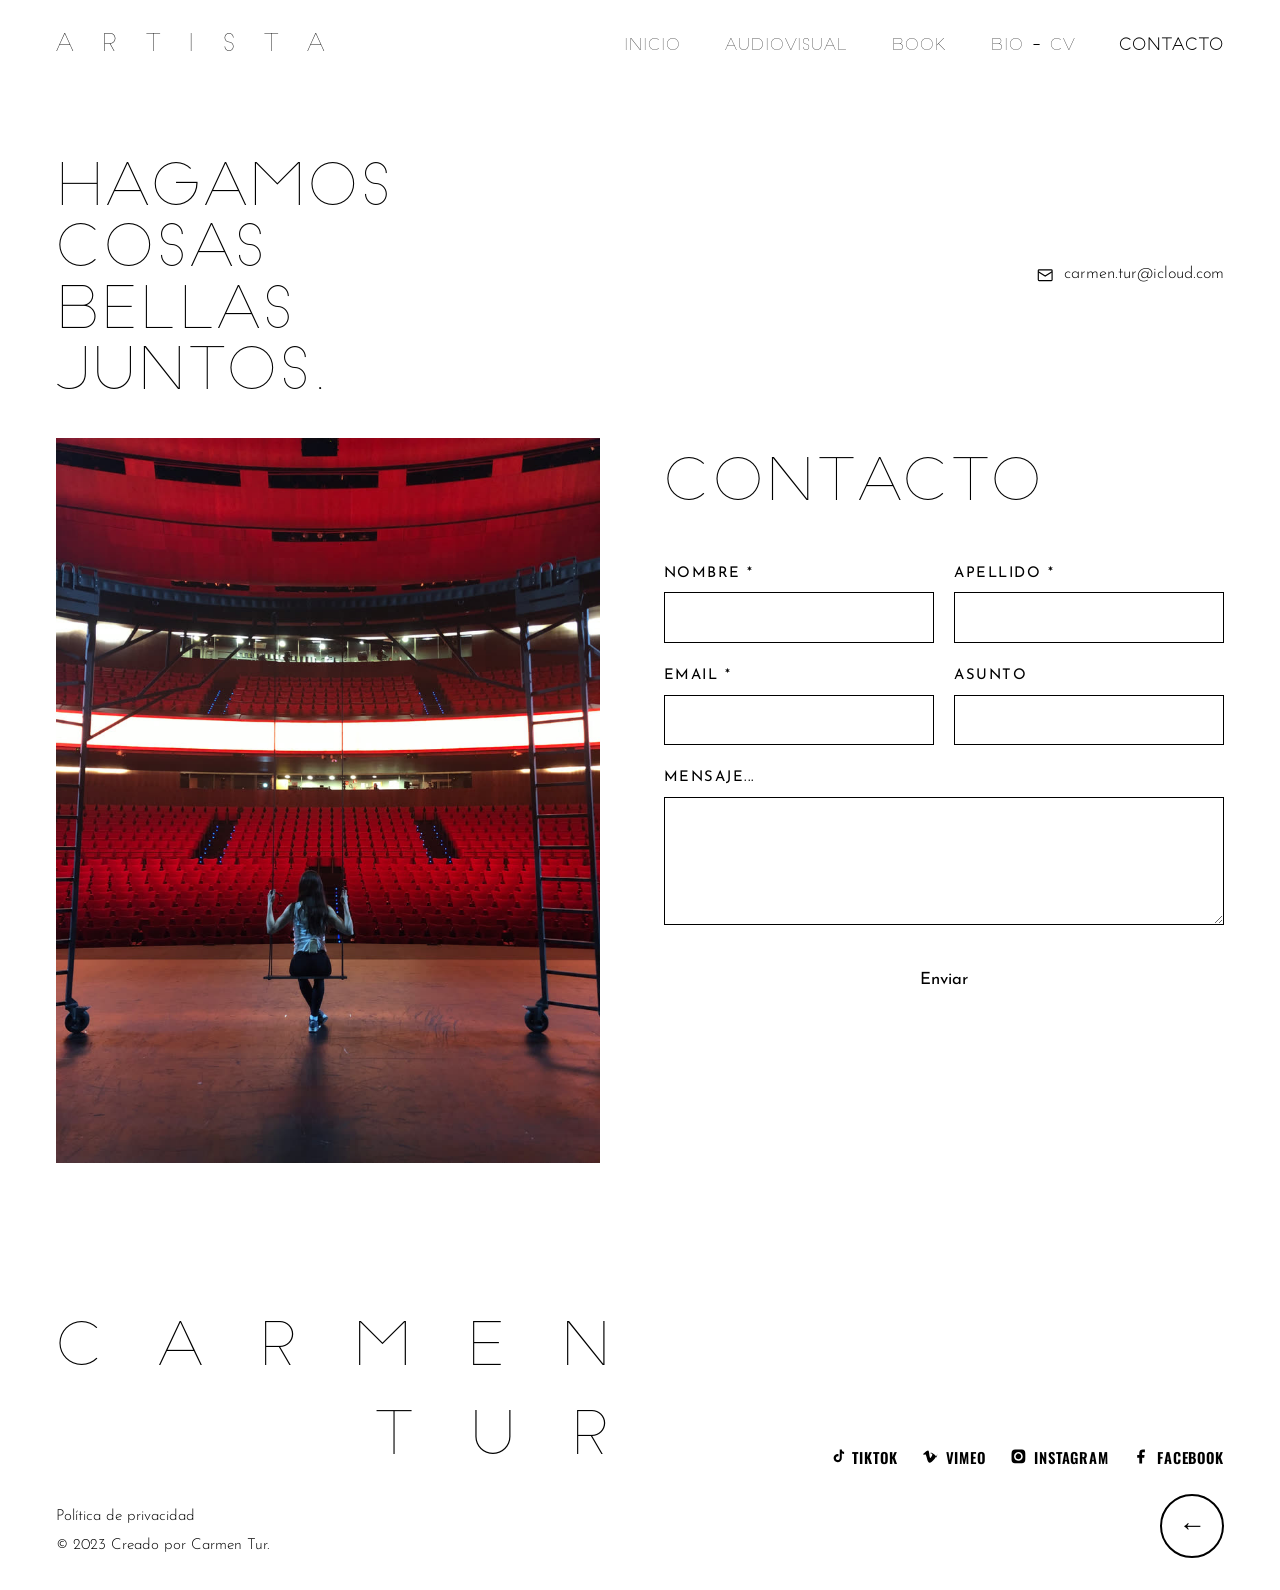
<file: contacto.html>
<!DOCTYPE html>
<html lang="es">
<head>
  <meta charset="UTF-8">
  <meta name="viewport" content="width=device-width, initial-scale=1.0">
  <title>Contacto — Carmen Tur</title>
  <meta name="description" content="Contacta con Carmen Tur para propuestas, castings y colaboraciones.">
  <meta property="og:title" content="Contacto — Carmen Tur">
  <meta property="og:description" content="Contacta con Carmen Tur para propuestas, castings y colaboraciones.">
  <meta property="og:type" content="website">
  <meta property="og:image" content="img/img_19.jpg">
  <link rel="icon" href="favicon.svg" type="image/svg+xml">
  <link rel="preconnect" href="https://fonts.googleapis.com">
  <link rel="preconnect" href="https://fonts.gstatic.com" crossorigin>
  <link href="https://fonts.googleapis.com/css2?family=Archivo+Black&family=Inter:wght@300;400&family=Josefin+Sans:wght@200;300;400;500&family=Oswald:wght@500;600&display=swap" rel="stylesheet">
  <link rel="preload" href="fonts/SlimJoe.woff2" as="font" type="font/woff2" crossorigin>
  <link rel="preload" href="fonts/brisely.woff2" as="font" type="font/woff2" crossorigin>
  <link rel="stylesheet" href="css/style.css">
  <script>document.documentElement.classList.add('js')</script>
</head>
<body>
<a class="skip" href="#contenido">Saltar al contenido</a>
<header class="site-header">
  <div class="wrap header-inner">
    <a class="brand" href="index.html" aria-label="Carmen Tur — inicio">A R T I S T A</a>
    <button class="nav-toggle" aria-expanded="false" aria-controls="nav-principal" aria-label="Abrir menú">
      <span class="mplus" aria-hidden="true">+</span>
    </button>
    <nav id="nav-principal" class="site-nav" aria-label="Principal">
      <ul>
        <li><a href="index.html">INICIO</a></li>
        <li><a href="audiovisual.html">AUDIOVISUAL</a></li>
        <li><a href="book.html">BOOK</a></li>
        <li><a href="bio-cv.html">BIO - CV</a></li>
        <li><a href="contacto.html" aria-current="page">CONTACTO</a></li>
      </ul>
    </nav>
  </div>
</header>
<main id="contenido">
<section aria-label="Contacto">
  <div class="wrap">
    <div class="contact-top">
      <h2 class="big-cta">Hagamos<br>cosas<br>bellas<br>juntos.</h2>
      <p class="mail-line"><svg viewBox="0 0 24 24" aria-hidden="true"><rect x="3" y="5" width="18" height="14" rx="1"/><path d="M3 7.5l9 5.5 9-5.5"/></svg><a href="mailto:carmen.tur@icloud.com">carmen.tur@icloud.com</a></p>
    </div>
    <div class="contact-grid">
      <div class="contact-photo">
        <img src="img/img_23-sm.jpg" alt="Carmen Tur en un columpio sobre el escenario de un teatro vacío" loading="eager" width="1600" height="2134">
      </div>
      <div>
        <h3 class="form-title">CONTACTO</h3>
        <form class="contacto" id="contacto-form" action="https://formsubmit.co/carmen.tur@icloud.com" method="POST">
      <div class="f-row">
        <div class="campo">
          <label for="f-nombre">Nombre *</label>
          <input id="f-nombre" name="Nombre" type="text" required autocomplete="given-name">
        </div>
        <div class="campo">
          <label for="f-apellido">Apellido *</label>
          <input id="f-apellido" name="Apellido" type="text" required autocomplete="family-name">
        </div>
      </div>
      <div class="f-row">
        <div class="campo">
          <label for="f-email">Email *</label>
          <input id="f-email" name="Email" type="email" required autocomplete="email">
        </div>
        <div class="campo">
          <label for="f-asunto">Asunto</label>
          <input id="f-asunto" name="Asunto" type="text">
        </div>
      </div>
      <div class="campo">
        <label for="f-mensaje">Mensaje...</label>
        <textarea id="f-mensaje" name="Mensaje" required></textarea>
      </div>
      <input class="honey" type="text" name="_honey" tabindex="-1" autocomplete="off" aria-hidden="true">
      <input type="hidden" name="_subject" value="Nuevo mensaje desde carmentur.com">
      <input type="hidden" name="_template" value="table">
      <input type="hidden" name="_captcha" value="false">
      <div class="enviar-wrap"><button class="btn-text" type="submit">Enviar</button></div>
      <p class="form-ok" id="form-ok" hidden>¡Gracias por tu mensaje!</p>
      <p class="form-err" id="form-err" hidden>No se pudo enviar el mensaje. </p>
    </form>
      </div>
    </div>
  </div>
</section>
</main>
<footer class="site-footer">
  <div class="wrap foot-grid">
    <div>
      <p class="foot-brand"><a href="index.html"><span class="fb1">C A R M E N</span><span class="fb2">T U R</span></a></p>
      <div class="foot-legal" style="margin-top:1.2rem">
        <a href="privacidad.html">Política de privacidad</a>
        <span>© 2023 Creado por Carmen Tur.</span>
      </div>
    </div>
    <div class="foot-side">
      <div class="social">
      <a href="https://www.tiktok.com/@carmenturtur" target="_blank" rel="noopener" aria-label="Carmen Tur en TikTok"><svg viewBox="0 0 24 24" aria-hidden="true"><path d="M16.6 2h3.1c.2 1.9 1.2 3.2 3.3 3.4v3.2c-1.3 0-2.4-.4-3.3-1v6.6c0 3.5-2.6 6-6 6-3.2 0-5.7-2.5-5.7-5.8 0-3.2 2.6-5.7 6-5.7.3 0 .7 0 1 .1v3.3c-.3-.1-.7-.2-1-.2-1.5 0-2.7 1.2-2.7 2.7 0 1.5 1.2 2.7 2.7 2.7 1.6 0 2.8-1.2 2.8-2.9V2h2.8z"/></svg><span>TIKTOK</span></a>
      <a href="https://vimeo.com/carmentur" target="_blank" rel="noopener" aria-label="Carmen Tur en Vimeo"><svg viewBox="0 0 24 24" aria-hidden="true"><path d="M22 7.4c-.1 2-1.5 4.7-4.2 8.2-2.8 3.5-5.1 5.3-7 5.3-1.2 0-2.2-1.1-3-3.3L6.3 12c-.6-2-1.2-3-1.9-3-.1 0-.7.3-1.7 1L1.6 8.6c1.1-1 2.2-1.9 3.3-2.9 1.5-1.3 2.6-2 3.4-2.1.8-.1 1.3.5 1.6 1.7.2 1.3.5 3.2.8 5.6.4 2.2.8 3.3 1.3 3.3.4 0 .9-.6 1.6-1.9.7-1.2 1-2.2 1.1-2.8.1-1-.7-1.5-2.4-1.5l.3-1.6c1.7.5 3.4 1.4 5.1 2.9 2.2 2 3.4 3.6 3.4 4.9z"/></svg><span>VIMEO</span></a>
      <a href="https://www.instagram.com/carmen.tur" target="_blank" rel="noopener" aria-label="Carmen Tur en Instagram"><svg viewBox="0 0 24 24" aria-hidden="true"><path d="M12 2.2c3.2 0 3.6 0 4.9.1 3.3.1 4.8 1.7 4.9 4.9.1 1.3.1 1.6.1 4.8s0 3.6-.1 4.8c-.1 3.2-1.7 4.8-4.9 4.9-1.3.1-1.6.1-4.9.1s-3.6 0-4.9-.1c-3.3-.1-4.8-1.7-4.9-4.9C2.2 15.6 2.2 15.2 2.2 12s0-3.6.1-4.8C2.4 4 4 2.4 7.2 2.3 8.4 2.2 8.8 2.2 12 2.2zm0 3.6c-3.4 0-6.2 2.8-6.2 6.2s2.8 6.2 6.2 6.2 6.2-2.8 6.2-6.2-2.8-6.2-6.2-6.2zm0 10.2c-2.2 0-4-1.8-4-4s1.8-4 4-4 4 1.8 4 4-1.8 4-4 4zm6.4-10.5c0 .8-.7 1.5-1.5 1.5-.8 0-1.5-.7-1.5-1.5 0-.8.7-1.5 1.5-1.5.8 0 1.5.7 1.5 1.5z"/></svg><span>INSTAGRAM</span></a>
      <a href="https://www.facebook.com/carmen.chipettes" target="_blank" rel="noopener" aria-label="Carmen Tur en Facebook"><svg viewBox="0 0 24 24" aria-hidden="true"><path d="M13 22v-8h3l.5-4H13V7.5c0-1.1.3-1.5 1.6-1.5H17V2.2C16.4 2.1 15.3 2 14.1 2 11.1 2 9 3.7 9 6.9V10H6v4h3v8h4z"/></svg><span>FACEBOOK</span></a>
      </div>
      <button class="to-top" aria-label="Volver arriba">←</button>
    </div>
  </div>
</footer>
<div class="lightbox" role="dialog" aria-modal="true" aria-label="Visor de fotos" hidden>
  <button class="lb-close" aria-label="Cerrar visor">✕</button>
  <button class="lb-fs" aria-label="Ver a pantalla completa"><svg class="icon-enter" viewBox="0 0 24 24" fill="none" stroke="currentColor" stroke-width="2" stroke-linecap="round" stroke-linejoin="round"><path d="M8 3H5a2 2 0 0 0-2 2v3"/><path d="M16 3h3a2 2 0 0 1 2 2v3"/><path d="M8 21H5a2 2 0 0 1-2-2v-3"/><path d="M16 21h3a2 2 0 0 0 2-2v-3"/></svg><svg class="icon-exit" viewBox="0 0 24 24" fill="none" stroke="currentColor" stroke-width="2" stroke-linecap="round" stroke-linejoin="round"><path d="M8 3v3a2 2 0 0 1-2 2H3"/><path d="M21 8h-3a2 2 0 0 1-2-2V3"/><path d="M3 16h3a2 2 0 0 1 2 2v3"/><path d="M16 21v-3a2 2 0 0 1 2-2h3"/></svg></button>
  <button class="lb-prev" aria-label="Foto anterior">‹</button>
  <div class="lb-stage">
    <figure><img alt=""></figure>
    <aside class="lb-panel" aria-live="polite">
      <p class="lb-title">Carmen Tur</p>
      <div class="lb-credits"></div>
    </aside>
  </div>
  <button class="lb-next" aria-label="Foto siguiente">›</button>
</div>
  <script src="js/videos.js" defer></script>
  <script src="js/main.js" defer></script>
  <script src="js/contacto.js" defer></script>
</body>
</html>
</file>
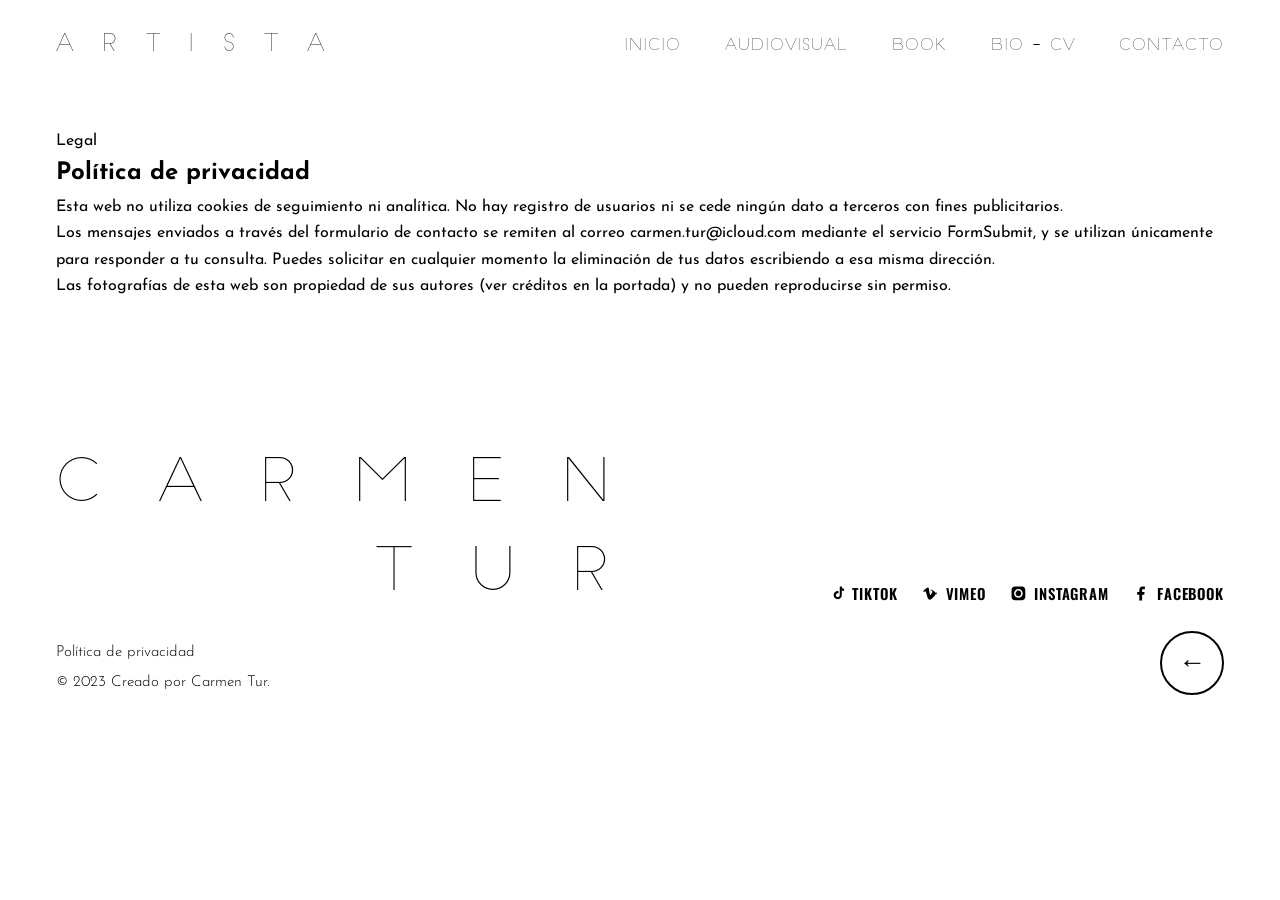
<file: privacidad.html>
<!DOCTYPE html>
<html lang="es">
<head>
  <meta charset="UTF-8">
  <meta name="viewport" content="width=device-width, initial-scale=1.0">
  <title>Política de privacidad — Carmen Tur</title>
  <meta name="description" content="Política de privacidad de carmentur.com.">
  <meta property="og:title" content="Política de privacidad — Carmen Tur">
  <meta property="og:description" content="Política de privacidad de carmentur.com.">
  <meta property="og:type" content="website">
  <meta property="og:image" content="img/img_19.jpg">
  <link rel="icon" href="favicon.svg" type="image/svg+xml">
  <link rel="preconnect" href="https://fonts.googleapis.com">
  <link rel="preconnect" href="https://fonts.gstatic.com" crossorigin>
  <link href="https://fonts.googleapis.com/css2?family=Archivo+Black&family=Inter:wght@300;400&family=Josefin+Sans:wght@200;300;400;500&family=Oswald:wght@500;600&display=swap" rel="stylesheet">
  <link rel="preload" href="fonts/SlimJoe.woff2" as="font" type="font/woff2" crossorigin>
  <link rel="preload" href="fonts/brisely.woff2" as="font" type="font/woff2" crossorigin>
  <link rel="stylesheet" href="css/style.css">
  <script>document.documentElement.classList.add('js')</script>
</head>
<body>
<a class="skip" href="#contenido">Saltar al contenido</a>
<header class="site-header">
  <div class="wrap header-inner">
    <a class="brand" href="index.html" aria-label="Carmen Tur — inicio">A R T I S T A</a>
    <button class="nav-toggle" aria-expanded="false" aria-controls="nav-principal" aria-label="Abrir menú">
      <span class="mplus" aria-hidden="true">+</span>
    </button>
    <nav id="nav-principal" class="site-nav" aria-label="Principal">
      <ul>
        <li><a href="index.html">INICIO</a></li>
        <li><a href="audiovisual.html">AUDIOVISUAL</a></li>
        <li><a href="book.html">BOOK</a></li>
        <li><a href="bio-cv.html">BIO - CV</a></li>
        <li><a href="contacto.html">CONTACTO</a></li>
      </ul>
    </nav>
  </div>
</header>
<main id="contenido">
<section aria-label="Política de privacidad">
  <div class="wrap">
    <div class="sec-head">
      <p class="kicker">Legal</p>
      <h2>Política de privacidad</h2>
    </div>
    <p>Esta web no utiliza cookies de seguimiento ni analítica. No hay registro de usuarios ni se cede ningún dato a terceros con fines publicitarios.</p>
    <p>Los mensajes enviados a través del formulario de contacto se remiten al correo carmen.tur@icloud.com mediante el servicio FormSubmit, y se utilizan únicamente para responder a tu consulta. Puedes solicitar en cualquier momento la eliminación de tus datos escribiendo a esa misma dirección.</p>
    <p>Las fotografías de esta web son propiedad de sus autores (ver créditos en la portada) y no pueden reproducirse sin permiso.</p>
  </div>
</section>
</main>
<footer class="site-footer">
  <div class="wrap foot-grid">
    <div>
      <p class="foot-brand"><a href="index.html"><span class="fb1">C A R M E N</span><span class="fb2">T U R</span></a></p>
      <div class="foot-legal" style="margin-top:1.2rem">
        <a href="privacidad.html">Política de privacidad</a>
        <span>© 2023 Creado por Carmen Tur.</span>
      </div>
    </div>
    <div class="foot-side">
      <div class="social">
      <a href="https://www.tiktok.com/@carmenturtur" target="_blank" rel="noopener" aria-label="Carmen Tur en TikTok"><svg viewBox="0 0 24 24" aria-hidden="true"><path d="M16.6 2h3.1c.2 1.9 1.2 3.2 3.3 3.4v3.2c-1.3 0-2.4-.4-3.3-1v6.6c0 3.5-2.6 6-6 6-3.2 0-5.7-2.5-5.7-5.8 0-3.2 2.6-5.7 6-5.7.3 0 .7 0 1 .1v3.3c-.3-.1-.7-.2-1-.2-1.5 0-2.7 1.2-2.7 2.7 0 1.5 1.2 2.7 2.7 2.7 1.6 0 2.8-1.2 2.8-2.9V2h2.8z"/></svg><span>TIKTOK</span></a>
      <a href="https://vimeo.com/carmentur" target="_blank" rel="noopener" aria-label="Carmen Tur en Vimeo"><svg viewBox="0 0 24 24" aria-hidden="true"><path d="M22 7.4c-.1 2-1.5 4.7-4.2 8.2-2.8 3.5-5.1 5.3-7 5.3-1.2 0-2.2-1.1-3-3.3L6.3 12c-.6-2-1.2-3-1.9-3-.1 0-.7.3-1.7 1L1.6 8.6c1.1-1 2.2-1.9 3.3-2.9 1.5-1.3 2.6-2 3.4-2.1.8-.1 1.3.5 1.6 1.7.2 1.3.5 3.2.8 5.6.4 2.2.8 3.3 1.3 3.3.4 0 .9-.6 1.6-1.9.7-1.2 1-2.2 1.1-2.8.1-1-.7-1.5-2.4-1.5l.3-1.6c1.7.5 3.4 1.4 5.1 2.9 2.2 2 3.4 3.6 3.4 4.9z"/></svg><span>VIMEO</span></a>
      <a href="https://www.instagram.com/carmen.tur" target="_blank" rel="noopener" aria-label="Carmen Tur en Instagram"><svg viewBox="0 0 24 24" aria-hidden="true"><path d="M12 2.2c3.2 0 3.6 0 4.9.1 3.3.1 4.8 1.7 4.9 4.9.1 1.3.1 1.6.1 4.8s0 3.6-.1 4.8c-.1 3.2-1.7 4.8-4.9 4.9-1.3.1-1.6.1-4.9.1s-3.6 0-4.9-.1c-3.3-.1-4.8-1.7-4.9-4.9C2.2 15.6 2.2 15.2 2.2 12s0-3.6.1-4.8C2.4 4 4 2.4 7.2 2.3 8.4 2.2 8.8 2.2 12 2.2zm0 3.6c-3.4 0-6.2 2.8-6.2 6.2s2.8 6.2 6.2 6.2 6.2-2.8 6.2-6.2-2.8-6.2-6.2-6.2zm0 10.2c-2.2 0-4-1.8-4-4s1.8-4 4-4 4 1.8 4 4-1.8 4-4 4zm6.4-10.5c0 .8-.7 1.5-1.5 1.5-.8 0-1.5-.7-1.5-1.5 0-.8.7-1.5 1.5-1.5.8 0 1.5.7 1.5 1.5z"/></svg><span>INSTAGRAM</span></a>
      <a href="https://www.facebook.com/carmen.chipettes" target="_blank" rel="noopener" aria-label="Carmen Tur en Facebook"><svg viewBox="0 0 24 24" aria-hidden="true"><path d="M13 22v-8h3l.5-4H13V7.5c0-1.1.3-1.5 1.6-1.5H17V2.2C16.4 2.1 15.3 2 14.1 2 11.1 2 9 3.7 9 6.9V10H6v4h3v8h4z"/></svg><span>FACEBOOK</span></a>
      </div>
      <button class="to-top" aria-label="Volver arriba">←</button>
    </div>
  </div>
</footer>
<div class="lightbox" role="dialog" aria-modal="true" aria-label="Visor de fotos" hidden>
  <button class="lb-close" aria-label="Cerrar visor">✕</button>
  <button class="lb-fs" aria-label="Ver a pantalla completa"><svg class="icon-enter" viewBox="0 0 24 24" fill="none" stroke="currentColor" stroke-width="2" stroke-linecap="round" stroke-linejoin="round"><path d="M8 3H5a2 2 0 0 0-2 2v3"/><path d="M16 3h3a2 2 0 0 1 2 2v3"/><path d="M8 21H5a2 2 0 0 1-2-2v-3"/><path d="M16 21h3a2 2 0 0 0 2-2v-3"/></svg><svg class="icon-exit" viewBox="0 0 24 24" fill="none" stroke="currentColor" stroke-width="2" stroke-linecap="round" stroke-linejoin="round"><path d="M8 3v3a2 2 0 0 1-2 2H3"/><path d="M21 8h-3a2 2 0 0 1-2-2V3"/><path d="M3 16h3a2 2 0 0 1 2 2v3"/><path d="M16 21v-3a2 2 0 0 1 2-2h3"/></svg></button>
  <button class="lb-prev" aria-label="Foto anterior">‹</button>
  <div class="lb-stage">
    <figure><img alt=""></figure>
    <aside class="lb-panel" aria-live="polite">
      <p class="lb-title">Carmen Tur</p>
      <div class="lb-credits"></div>
    </aside>
  </div>
  <button class="lb-next" aria-label="Foto siguiente">›</button>
</div>
  <script src="js/videos.js" defer></script>
  <script src="js/main.js" defer></script>
</body>
</html>
</file>
<file: css/style.css>
/* v4 — copia fiel del Wix: blanco/negro minimalista */
/* Brisely (tipografía original de la web de Carmen, archivo TTF proporcionado por ella
   a través de Javier 2026-10-01; uso en su propia web — no redistribuir; auto-hospedada en build/fonts/) */
@font-face{
  font-family:"Brisely";
  src:url("../fonts/brisely.woff2") format("woff2"),
      url("../fonts/brisely.woff") format("woff");
  font-weight:400;
  font-style:normal;
  font-display:swap;
}
/* Slim Joe (Ion Lucin, release gratuito del autor) auto-hospedada en build/fonts/ */
@font-face{font-family:"Slim Joe";font-style:normal;font-weight:400;font-display:swap;
  src:url("../fonts/SlimJoe.woff2") format("woff2"),url("../fonts/SlimJoe.woff") format("woff")}
:root{
  --paper:#ffffff; --ink:#000000; --muted:#3d3d3d; --line:#e3e3e3;
  --font-script:"Brisely",cursive;
  --font-meaculpa:"Brisely",cursive; /* punto 3.3 (lightbox): nombre en script */
  --font-thin:"Josefin Sans","Century Gothic",Arial,sans-serif;
  --font-slim:"Slim Joe","Josefin Sans",sans-serif;
  --font-bold:"Oswald",Arial,sans-serif;
  --font-sys:"Archivo Black","Oswald",Arial,sans-serif;
  /* 2.5/3.4 (2ª revisión 2026-10-01): DIN Next Light y DIN Neuzeit Grotesk son
     comerciales (sin licencia para auto-hospedar). Se declaran primero con sus
     nombres reales (render exacto en equipos con licencia, p. ej. el Mac de
     Carmen) y como fallback Inter, el grotesco libre más cercano. */
  --font-din:"DIN Next Light","din-next-w01-light","DINNextW01-Light","Inter","Helvetica Neue",Helvetica,Arial,sans-serif;
  --font-dinneuzeit:"DIN Neuzeit Grotesk Light","dinneuzeitgroteskltw01-_812426","Inter","Helvetica Neue",Helvetica,Arial,sans-serif;
  --wrap:76rem;
}
*,*::before,*::after{box-sizing:border-box;margin:0;padding:0}
html{scroll-behavior:smooth}
body{font-family:var(--font-thin);font-weight:400;color:var(--ink);background:var(--paper);
  line-height:1.65;font-size:1rem;-webkit-font-smoothing:antialiased}
img{max-width:100%;height:auto;display:block}
a{color:var(--ink)}
.wrap{max-width:var(--wrap);margin:0 auto;padding:0 1.5rem}
.skip{position:absolute;left:-9999px;top:0;background:var(--ink);color:#fff;padding:.6rem 1rem;z-index:200}
.skip:focus{left:0}

/* ---------- cabecera ---------- */
.site-header{padding:1.7rem 0 1.4rem}
.header-inner{display:flex;align-items:center;justify-content:space-between}
.brand{font-family:var(--font-slim);font-weight:400;font-size:1.45rem;letter-spacing:.34em;
  text-decoration:none;color:var(--ink);white-space:nowrap}
.site-nav ul{display:flex;gap:2.75rem;list-style:none;align-items:center}
.site-nav a{text-decoration:none;color:var(--ink);font-family:var(--font-slim);font-weight:400;font-size:.98rem;letter-spacing:.06em;
  text-transform:uppercase;padding:.3rem 0}
.site-nav a:hover{font-weight:700}
.site-nav a[aria-current="page"]{font-weight:700}
.nav-toggle{display:none;background:none;border:0;cursor:pointer;padding:.6rem;min-width:44px;min-height:44px;
  position:relative;z-index:130}
.nav-toggle .mplus{display:grid;place-items:center;width:26px;height:26px;border-radius:50%;
  background:#d6c39a;color:#111;font-size:1.3rem;line-height:1;transition:transform .25s}
body.nav-open .nav-toggle .mplus{transform:rotate(45deg)}

/* ---------- script hero (sangra por la derecha como el original) ---------- */
.bleed{overflow:visible}  /* antes overflow:hidden: recortaba la C de Mea Culpa; el sangrado derecho ya no existe (margin-right:.5em) */
.script-hero{font-family:var(--font-script);font-weight:400;text-align:right;white-space:nowrap;
  line-height:1.15;margin-right:-6vw;padding-right:.12em} /* padding-right: la tinta de los swash de Brisely sobrepasa el ancho de avance */
.script-hero.h-mega{font-size:min(6.25rem,14.5vw);margin-top:2rem;margin-right:.5em;line-height:1.7} /* 1.1 (2ª rev): 100px como el Wix (font_2); .5em de margen dcho. para que el swash de Brisely (overshoot medido 0.18em) termine dentro, como en el Wix */ /* P1bis (2026-10-02): 1.7 + .bleed sin recorte: el ascendente alto de la C de Mea Culpa ya no se corta */
/* P1 (3ª rev): el contenedor del título hero necesita aire vertical por arriba y por abajo */
.hero-title-sec{padding:2.6rem 0 2.8rem} /* P1bis (2026-10-02): contenedor amplio para que Mea Culpa respire */
.script-hero.h-page{font-size:min(3.75rem,13vw);margin-top:1.2rem} /* 3.2 (2ª rev): 60px como el Wix book */

/* ---------- titulares finos ---------- */
.thin-title{font-family:var(--font-slim);font-weight:400;letter-spacing:.05em;line-height:1.05}
.thin-title a{color:var(--ink);text-decoration:none}
.thin-title a:hover{text-decoration:none} /* 1.2+5.2 (2ª rev): ningún hipervínculo subraya en hover */
.sec-title{font-size:clamp(1.875rem,0.9rem + 4.8vw,5.2rem);margin:3.5rem 0 1rem;font-weight:400;letter-spacing:.22em} /* 1.4: fino y tracking ancho como el footer */
.sec-title-vb{font-size:clamp(1.75rem,4.6vw,3.56rem);font-weight:400;letter-spacing:.22em} /* 1.4 */
.sec-title-sm{font-size:clamp(2rem,5vw,3.4rem);margin:2.5rem 0 .8rem;font-weight:400;letter-spacing:.22em} /* 3.6: Neutras/Personalidad = misma tipografía que 1.4 */
.title-mail{display:flex;align-items:center;justify-content:space-between;gap:2rem;flex-wrap:wrap}
.title-mail .sec-title{margin-bottom:0}

/* ---------- email con icono ---------- */
.mail-line{display:flex;align-items:center;gap:.6rem;justify-content:flex-end;
  font-size:1.02rem;font-weight:300}
.mail-line svg{width:1.15rem;height:1.15rem;fill:none;stroke:var(--ink);stroke-width:1.5}
.mail-line a{text-decoration:none;color:var(--ink)}
.mail-line a:hover{text-decoration:none} /* 1.2+5.2 (2ª rev) */

/* ---------- secciones ---------- */
section{padding:2.5rem 0}
.lead-c{max-width:46rem;margin:0 auto;text-align:center;font-weight:300;font-size:1.12rem}
p.justi{text-align:justify}

/* ---------- vídeos ---------- */
.video-block{margin:3.5rem 0}
.video-num{font-family:var(--font-bold);font-weight:600;font-size:1.55rem;text-align:left;margin-bottom:.4rem}
.video-title{font-family:var(--font-slim);font-weight:400;font-size:1.5625rem;text-align:left;margin-bottom:1.4rem;
  letter-spacing:.18em;text-transform:uppercase}
/* m\u00f3vil: n\u00fameros siempre a la izq; t\u00edtulos por posici\u00f3n (como el original) */
.video-block:nth-of-type(3) .video-title,.video-block:nth-of-type(7) .video-title{text-align:right}
.video-block:nth-of-type(5) .video-title,.video-block:nth-of-type(9) .video-title{text-align:center}
.video-grid{display:grid;gap:2.5rem;align-items:start}
/* P7 (3ª rev): equilibrado vertical de los vídeos que desbordan (V2, V5: -18px; V9: -38px) */
.video-block[data-vfix="-18px"] .video-text{transform:translateY(-18px)}
.video-block[data-vfix="-38px"] .video-text{transform:translateY(-38px)}
.video-desc{font-family:var(--font-din);font-weight:300;text-align:justify;max-width:26rem;margin:0 auto;
  font-size:1.0625rem;line-height:1.6} /* 2.5 (2ª rev): DIN NEXT LIGHT 17px como el Wix (font_7) */
.video-media{position:relative}
.video-poster{position:relative;aspect-ratio:16/9;background:#111;border:0;width:100%;cursor:pointer;padding:0;display:block}
.video-poster img{width:100%;height:100%;object-fit:cover}
.play-icon{position:absolute;inset:0;display:grid;place-items:center}
.play-icon span{width:4.2rem;height:4.2rem;border-radius:50%;background:rgba(255,255,255,.92);color:#000;
  display:grid;place-items:center;font-size:1.4rem;padding-left:.25rem;transition:transform .2s}
.video-poster:hover .play-icon span{transform:scale(1.08)}
hr.sep{border:0;border-top:1px solid var(--line);margin:3.5rem 0}
.video-player{width:100%;aspect-ratio:16/9;background:#000}
.video-embed{position:relative;width:100%;aspect-ratio:16/9;background:#000}
.video-embed iframe{position:absolute;inset:0;width:100%;height:100%;border:0}
.script-hero.left{text-align:left;margin-right:0}
.av-intro{max-width:24rem;font-weight:300;margin:1.2rem 0 2rem}
.av-intro p{margin-bottom:.6rem}
.narrow{max-width:62rem}

/* ---------- modal aviso vídeo ---------- */
.video-modal{position:fixed;inset:0;z-index:300;background:rgba(0,0,0,.75);display:grid;place-items:center;padding:1.5rem}
.video-modal[hidden]{display:none}
.video-modal .box{background:#fff;max-width:28rem;padding:2.4rem;text-align:center;position:relative}
.video-modal h3{font-family:var(--font-slim);font-weight:400;font-size:1.9rem;margin-bottom:.7rem}
.video-modal p{font-weight:300;margin-bottom:1.5rem}
.vm-close{position:absolute;top:.4rem;right:.8rem;background:none;border:0;font-size:1.6rem;cursor:pointer;min-width:44px;min-height:44px}
.btn-line{display:inline-block;border:1px solid var(--ink);color:var(--ink);text-decoration:none;
  padding:.8rem 1.8rem;font-weight:400;letter-spacing:.08em;text-transform:uppercase;font-size:.85rem}
.btn-line:hover{background:var(--ink);color:#fff}

/* ---------- galerías ---------- */
.gallery{display:grid;grid-template-columns:repeat(2,1fr);gap:.5rem}
.g-item{overflow:hidden;background:#f4f4f4}
.g-item img{width:100%;aspect-ratio:3/4;object-fit:cover;transition:transform .5s ease}
.g-link{display:block}
.g-item:hover img{transform:scale(1.03)}
.gallery-bleed{max-width:none;padding:0}
.gallery.is-bleed{padding:0 .3rem}
.gallery-bleed .gallery{gap:.4rem}
/* ---------- carrusel horizontal portada (punto 1.3): mismo contenido que el Book ---------- */
.carousel-wrap{position:relative;margin:0 -1.5rem}
.home-carousel{display:flex;gap:clamp(.75rem,2vw,1.25rem);overflow-x:auto;overscroll-behavior-x:contain;
  scroll-snap-type:x mandatory;scroll-padding:0 1.5rem;scrollbar-width:none;-ms-overflow-style:none;
  -webkit-overflow-scrolling:touch;padding:.25rem 1.5rem}
.home-carousel::-webkit-scrollbar{display:none}
.home-carousel .g-item{flex:0 0 auto;width:clamp(9.5rem,30vw,15rem);scroll-snap-align:start}
.home-carousel .g-item img{aspect-ratio:9/25;object-fit:cover} /* 1.3.d: calibrado a la referencia de Carmen (h/w ~2.7); reversible en 1 línea; pendiente de su confirmación */
/* 1.3 (2ª rev): reencuadre carrusel — misma medida de fragmento, solo cambia la posición del recorte */
.home-carousel .g-item img[data-n="30"]{object-position:12% 50%} /* cara visible en vez de pelo */
.home-carousel .g-item img[data-n="14"]{object-position:21% 50%}
.car-btn{position:absolute;top:50%;transform:translateY(-50%);z-index:5;width:2.75rem;height:2.75rem;
  border:0;border-radius:50%;background:rgba(255,255,255,.85);color:#111;font-size:1.7rem;line-height:1;
  display:grid;place-items:center;padding:0 0 .15rem;cursor:pointer;opacity:.45;
  box-shadow:0 2px 10px rgba(0,0,0,.18);transition:opacity .2s,transform .2s}
.car-btn:hover,.car-btn:focus-visible{opacity:1;transform:translateY(-50%) scale(1.07)}
.car-prev{left:.5rem}
.car-next{right:.5rem}
.car-btn[hidden]{display:none}
@media(max-width:639px){.carousel-wrap{margin:0}}
@media (prefers-reduced-motion:reduce){.home-carousel{scroll-snap-type:x proximity;scroll-behavior:auto}}

/* ---------- hero audiovisual (2ª revisión 2026-10-01) ----------
   2.1: Brisely intacto. 2.2: más aire entre nombre y descripción.
   2.3: foto de Carmen integrada en la franja lateral (como el Wix).
   2.4: caja desplazada a la izquierda y del ancho justo hasta el final de "Tur"
        (los párrafos no aportan ancho intrínseco: width:0 + min-width:100%). */
.av-hero{background:#0c0c0c;padding:0;display:flex;align-items:stretch;overflow:hidden}
.av-hero-box{background:rgba(238,238,238,.72);color:#141414; /* P6 (3ª rev 2026-10-02, Carmen): fondo más blanco como el Wix, manteniendo transparencia */
  padding:clamp(1.6rem,4vw,2.6rem) clamp(1.8rem,4vw,3rem);
  width:fit-content;max-width:min(40rem,82%);
  margin:clamp(2.5rem,6vw,4rem) 0 clamp(2.5rem,6vw,4rem) 6%;
  align-self:center;position:relative;z-index:2}
.av-hero-box .script-hero{font-family:var(--font-meaculpa,var(--font-script));
  font-size:clamp(2.75rem,6vw,4.625rem);text-align:left;margin:0 0 1.6rem;white-space:nowrap}
.av-hero-box p{font-weight:300;margin-bottom:.55rem}
/* P5 (3ª rev): jerarquía de espaciado como el Wix — compacto entre 2-3, mayor entre 3-4 */
.av-hero-box .av-sub1{margin-bottom:.32rem}
.av-hero-box .av-sub2{margin-bottom:1.25rem}
.av-hero-box .av-sub3{margin-bottom:0}
.av-hero-box p:not(.script-hero){width:0;min-width:100%}
.av-hero-photo{flex:1 1 auto;position:relative;min-width:0;min-height:17rem}
.av-hero-photo img{position:absolute;inset:0;width:100%;height:100%;object-fit:cover;object-position:55% 32%}
@media(max-width:819px){
  .av-hero{flex-direction:column}
  .av-hero-photo{order:-1;flex:none;min-height:11rem}
  .av-hero-box{margin:2rem auto;max-width:92%}
}

/* ---------- collage book (Neutras / Personalidad, sistema Wix) ---------- */
.book-sec{margin:3rem 0 1.4rem}
.collage-module{display:grid;grid-template-columns:2fr 1fr 1fr;gap:5px;margin-bottom:5px}
.collage-module.mirror{grid-template-columns:1fr 1fr 2fr}
.collage-module .cell-small{aspect-ratio:3/4;overflow:hidden}
.collage-module .cell-big{grid-column:1;grid-row:1/span 2;overflow:hidden}
.collage-module.mirror .cell-big{grid-column:3}
.collage-module .g-item,.collage-module .g-link{height:100%}
.collage-module .g-link{display:block}
.collage-module img{width:100%;height:100%;object-fit:cover;display:block}
/* 3.5 (2ª rev): reencuadre collage — misma medida, cara visible como en el Wix */
.collage-module .g-item img[data-n="14"]{object-position:8% 50%}

/* ---------- load more progresivo (solo book, solo m\u00f3vil; la portada es carrusel) ---------- */
.loadmore-wrap{display:none;text-align:center;margin:2.4rem 0}
.loadmore{text-transform:none;letter-spacing:.02em}
@media(max-width:639px){
  .loadmore-wrap{display:block}
  .gallery-bleed .wrap{padding:0}
  .book-sec-wrap .collage-module:nth-child(n+3){display:none}
  .book-sec-wrap.expanded .collage-module{display:grid}
}

/* ---------- lightbox (vista detalle como el Wix: foto + panel lateral de créditos) ---------- */
.lightbox{position:fixed;inset:0;z-index:300;background:rgba(0,0,0,.94);
  display:flex;align-items:center;justify-content:center}
.lightbox[hidden]{display:none}
.lb-stage{display:flex;align-items:center;justify-content:center;gap:2.5rem;
  max-width:min(96vw,80rem);max-height:94vh}
.lightbox figure{margin:0;max-width:min(66vw,58rem);text-align:center}
.lightbox img{max-height:86vh;max-width:100%;width:auto;height:auto;margin:0 auto;display:block}
.lb-panel{color:#fff;flex:none;max-width:20rem;align-self:stretch;display:flex;flex-direction:column;
  justify-content:flex-end;padding-bottom:1.2rem} /* 3.8 (2ª rev): texto abajo a la derecha, no centrado vertical */
.lb-title{font-family:var(--font-meaculpa);font-weight:400;font-size:clamp(2rem,3.5vw,2.9rem);
  line-height:1.5;margin:0 0 1.1rem;white-space:nowrap} /* 3.8: nombre siempre en una línea */ /* P2 (3ª rev 2026-10-02, Carmen): line-height 1.5 + margen 1.1rem para que el script no pise los créditos; estructural para todas las fotos */
.lb-credits{font-family:var(--font-slim);font-weight:300;font-size:.95rem;letter-spacing:.12em;
  text-transform:uppercase;line-height:2}
.lb-credits p{margin:0}
.lightbox button{position:absolute;background:none;border:0;color:#fff;font-size:2rem;cursor:pointer;
  min-width:48px;min-height:48px}
.lb-close{top:1rem;right:1.2rem}
.lb-prev{left:.6rem;top:50%;transform:translateY(-50%)}
.lb-next{right:.6rem;top:50%;transform:translateY(-50%)}
@media(max-width:700px){
  .lb-stage{flex-direction:column;gap:1.1rem;overflow-y:auto}
  .lightbox figure{max-width:94vw}
  .lightbox img{max-height:58vh}
  .lb-panel{max-width:100%;text-align:center}
}

/* ---------- lightbox: fullscreen (punto 3.5) ---------- */
.lb-fs{top:1rem;left:1.2rem}
.lb-fs svg{width:1.4rem;height:1.4rem;display:block}
.lightbox .icon-exit{display:none}
.lightbox.is-fullscreen .icon-enter{display:none}
.lightbox.is-fullscreen .icon-exit{display:block}
.lightbox.is-fullscreen{background:#000}
.lightbox.is-fullscreen figure{max-width:100vw}
.lightbox.is-fullscreen img{max-width:100vw;max-height:100vh;object-fit:contain}
.lightbox.is-fullscreen .lb-panel{display:none}
.lightbox.is-fullscreen button{color:#fff}

/* ---------- book intro ---------- */
.book-intro{display:grid;gap:2rem;align-items:start;margin:1rem 0 3rem}
.book-intro .b-photo{max-width:22rem;aspect-ratio:1/1} /* 3.1 (2ª rev): foto cuadrada como el Wix */
.book-intro .b-photo img{width:100%;height:100%;object-fit:cover;display:block}
.book-intro .b-text p{font-weight:300;font-size:1.05rem;margin-bottom:1rem;max-width:44rem}
.book-intro .b-text p.script-hero{font-family:var(--font-script);font-weight:400; /* 3.2 (2ª rev): peso ligero como Inicio/Audiovisual, sin faux-bold */
  font-size:min(3.75rem,13vw);max-width:none;padding-bottom:.32em;margin-bottom:1.5rem;margin-right:0} /* 3.3 (2ª rev): más aire con el texto; margin-right:0 anula el -6vw heredado */
.din-neuzeit{font-family:var(--font-dinneuzeit);font-weight:400} /* 3.4 (2ª rev): DIN neuzeit Grotesk para "cómo"/"diferentes" */
.b-photo{position:relative;overflow:hidden}
.b-photo::after{content:"";position:absolute;inset:0;background:rgba(255,255,255,.55);pointer-events:none}

/* ---------- bio-cv ---------- */
.bcv-title{font-family:var(--font-sys);font-weight:700;font-size:clamp(4rem,14vw,9rem);
  line-height:1;letter-spacing:-.02em;text-align:right;white-space:nowrap;
  margin:1rem 0 .5rem}
.bcv-medidas{text-align:center;font-family:var(--font-thin);font-weight:300;font-size:1.02rem;margin:2.5rem auto;line-height:2;letter-spacing:.06em}
.bcv-bio{text-align:center;max-width:46rem;margin:0 auto 1.2rem}
.bcv-bio p{font-weight:300;font-size:1.08rem;margin-bottom:1rem}
.cv-h{font-family:var(--font-bold);font-weight:600;font-size:1.55rem;margin:3.2rem 0 1.6rem;
  text-align:center;text-transform:uppercase;letter-spacing:.14em}
.cv-label{font-family:var(--font-slim);font-weight:400;font-size:clamp(1.7rem,4vw,2.6rem);margin:2.6rem 0 1.2rem;
  text-transform:uppercase;letter-spacing:.14em}
.cv-comma{font-size:1.18em;line-height:1} /* 4.1 (2ª rev): la coma se lee claramente como coma */
.cv-rows{display:grid;gap:.45rem;margin-bottom:1rem}
.cv-row{display:grid;grid-template-columns:7.5rem 1.6fr 1fr 1fr;gap:1rem;align-items:baseline;
  padding:.35rem 0;font-weight:300}
.cv-row .yr{font-family:var(--font-bold);font-weight:500;white-space:nowrap;text-align:right}
.cv-row .obra{font-weight:400}
.cv-row .obra small{display:block;font-weight:300}
.cv-form2{display:grid;gap:2rem}
@media(min-width:760px){
  .cv-form2{grid-template-columns:1fr 1fr;gap:0}
  .cv-form2 .cv-rows:last-child{border-left:1px solid var(--line);padding-left:2.5rem}
  .cv-form2 .cv-rows:first-child{padding-right:2.5rem}
}
.cv-row.f2{grid-template-columns:7.5rem 1fr}
.cv-apt{font-weight:300;max-width:60rem;margin:0 auto;text-align:center}
.bcv-dl{margin:2.5rem 0;text-align:center}
.bcv-dl a{display:inline-block;border:1px solid var(--ink);color:var(--ink);text-decoration:none;
  padding:.95rem 2.4rem;font-weight:400;font-size:.95rem;letter-spacing:.06em;text-transform:uppercase;
  box-shadow:0 8px 18px rgba(0,0,0,.14)}
.bcv-dl a:hover{background:var(--ink);color:#fff}
@media(max-width:700px){
  .cv-row{grid-template-columns:5.5rem 1fr}
  .cv-row .dir{display:none}
  .bcv-title{white-space:normal}
}

/* ---------- bio-cv m\u00f3vil condensada (como el original) ---------- */
.bcv-m{display:none}
.bcv-m-note{font-weight:300;max-width:26rem;margin:1.4rem auto 0;text-align:center}
.only-m{display:none}
.cv-rule{border:0;border-top:1px solid var(--ink);width:min(40rem,85%);margin:.5rem auto 0}
@media(max-width:760px){
  .only-m{display:block}
  .only-d{display:none!important}
  .cv-full{display:none}
  .bcv-m{display:block;text-align:center}
  .bcv-m .cv-h{margin:1.6rem 0 1rem}
  .bcv-m .bcv-dl{margin:0 0 1rem}
}

/* ---------- contacto ---------- */
.big-cta{font-family:var(--font-slim);font-weight:400;font-size:clamp(2rem,4.6vw,3.56rem);
  line-height:1.08;letter-spacing:.05em;text-transform:uppercase;margin:2rem 0 1rem}
.contact-grid{display:grid;gap:3rem;align-items:start;margin-top:1rem}
.contact-photo img{width:100%}
.form-title{font-family:var(--font-slim);font-weight:400;font-size:clamp(2.2rem,5vw,3.6rem);margin-bottom:1.8rem;letter-spacing:.05em}
form.contacto{display:grid;gap:1.3rem}
.f-row{display:grid;gap:1.3rem;grid-template-columns:1fr 1fr}
.campo{display:grid;gap:.4rem}
.campo label{font-weight:400;font-size:.92rem;letter-spacing:.1em;text-transform:uppercase}
.campo input,.campo textarea{font:inherit;font-weight:300;padding:.7rem .8rem;border:1px solid var(--ink);
  background:#fff;color:var(--ink);width:100%;border-radius:0}
.campo input:focus,.campo textarea:focus{outline:2px solid var(--ink);outline-offset:1px}
.campo textarea{min-height:8rem;resize:vertical}
.honey{position:absolute;left:-9999px}
.form-ok{border:1px solid var(--ink);padding:1rem 1.2rem;font-weight:400}
.form-err{border:1px solid #a00;color:#a00;padding:1rem 1.2rem}
.enviar-wrap{text-align:center;margin-top:.5rem}
.btn-text{background:none;border:0;font:inherit;font-weight:400;font-size:1.05rem;cursor:pointer;
  color:var(--ink);padding:.8rem 2rem;min-height:44px}
.btn-text:hover{text-decoration:none} /* 5.2 (2ª rev): sin subrayado en hover */
/* 5.2 (2ª rev): regla global — ningún hipervínculo muestra subrayado al pasar el cursor */
a:hover{text-decoration:none}
.mailto-alt{font-weight:300;font-size:.95rem;text-align:center}

.contact-mid{display:none}
.contact-top{display:flex;justify-content:space-between;align-items:center;gap:2rem;flex-wrap:wrap}
.contact-top .mail-line{white-space:nowrap}
.contact-photo{max-width:34rem}
.contact-photo img{width:100%;display:block}
@media(max-width:760px){
  .contact-top{flex-wrap:nowrap;align-items:flex-start}
  .contact-top .big-cta{flex:1;margin:1rem 0}
  .contact-top .mail-line{font-size:.85rem;margin-top:1.4rem}
  .contact-photo{max-width:none;margin:0 -1.5rem}
  .contact-photo img{height:200px;object-fit:cover}
}

/* ---------- pie ---------- */
.site-footer{padding:4.5rem 0 2rem;margin-top:2rem}
.foot-grid{display:grid;gap:2.5rem}
.foot-brand{font-family:var(--font-slim);font-weight:400;font-size:clamp(2.4rem,6vw,3.7rem);
  letter-spacing:.22em;line-height:1.5}
.foot-brand a{color:var(--ink);text-decoration:none;display:inline-block}
.foot-brand .fb1{display:block}
.foot-brand .fb2{display:block;text-align:right}
.foot-legal{font-weight:300;font-size:.95rem;display:grid;gap:.3rem}
.foot-legal a{color:var(--ink);text-decoration:none} /* 5.1 (2ª rev): "Política de privacidad" sin subrayado, sigue siendo enlace */
.foot-side{display:flex;flex-direction:column;gap:1.6rem;align-items:flex-start}
.social{display:flex;gap:1.5rem;flex-wrap:wrap}
.social a{display:flex;align-items:center;gap:.45rem;text-decoration:none;color:var(--ink)}
.social svg{width:1.05rem;height:1.05rem;fill:var(--ink)}
.social span{font-family:var(--font-bold);font-weight:600;font-size:.92rem;letter-spacing:.06em}
.to-top{width:64px;height:64px;border-radius:50%;border:2px solid var(--ink);background:#fff;cursor:pointer;
  font-size:1.7rem;line-height:1;color:var(--ink);display:grid;place-items:center;padding-bottom:.25rem}
.to-top:hover{background:var(--ink);color:#fff}

/* ---------- animaciones (fail-open: sin .js todo visible) ---------- */
html.js .reveal{opacity:0;transform:translateY(18px);transition:opacity .6s ease,transform .6s ease}
html.js .reveal.in{opacity:1;transform:none}
@media (prefers-reduced-motion:reduce){
  *,*::before,*::after{animation:none!important;transition:none!important}
  html.js .reveal{opacity:1;transform:none}
  html{scroll-behavior:auto}
}

/* ---------- responsive ---------- */
@media (min-width:640px){
  .gallery{grid-template-columns:repeat(3,1fr)}
  .book-intro{grid-template-columns:22rem 1fr}
  .foot-grid{grid-template-columns:1fr auto;align-items:end}
  .foot-side{align-items:flex-end}
}
/* pie móvil: que CARMEN/TUR quepa en 2 líneas */
@media (max-width:639px){
  .script-hero{margin-right:6vw}
  .script-hero.h-mega{margin-right:6vw} /* el tope 14.2vw del font-size ya garantiza que quepa */
  .foot-brand{font-size:1.5rem;letter-spacing:.15em}
  .foot-brand .fb2{text-align:left}
  .title-mail{display:block;text-align:right}
  .title-mail .mail-line{justify-content:flex-end;margin-top:.7rem}
  .foot-grid{display:grid;grid-template-columns:1fr auto;grid-template-areas:"brand side" "legal legal";gap:1.1rem;align-items:start}
  .foot-grid>div:first-child{display:contents}
  .foot-brand{grid-area:brand}
  .foot-side{grid-area:side;min-width:0}
  .foot-side .social{flex-direction:column;align-items:flex-end;gap:.65rem;flex-wrap:nowrap}
  .foot-legal{grid-area:legal}
  .to-top{display:none}
}
@media (min-width:1024px){
  .video-grid{grid-template-columns:minmax(18rem,24rem) 1fr}
  .video-grid.flip{grid-template-columns:1fr minmax(18rem,24rem)}
  .video-grid.flip .video-text{order:2}
  .video-grid.flip .video-media{order:1}
  /* n\u00famero y t\u00edtulo al lado interior (hacia el v\u00eddeo); excepci\u00f3n: bloque 01 a la izq */
  .video-block:nth-of-type(odd) .video-num,.video-block:nth-of-type(odd) .video-title{text-align:right}
  .video-block:nth-of-type(1) .video-title{text-align:left}
  .video-block:nth-of-type(even) .video-num,.video-block:nth-of-type(even) .video-title{text-align:left}
  .contact-grid{grid-template-columns:1fr 1fr}
  .cv-row{grid-template-columns:7.5rem 1.3fr 1fr 1fr}
}
@media (max-width:1023px){
  .nav-toggle{display:block}
  .site-nav{position:fixed;inset:0;background:#fff;z-index:120;display:grid;place-items:center;
    opacity:0;pointer-events:none;transition:opacity .3s}
  body.nav-open .site-nav{opacity:1;pointer-events:auto}
  body.nav-open{overflow:hidden}
  .site-nav ul{flex-direction:column;text-align:center;gap:1.6rem}
  .site-nav a{font-size:1.9rem;font-weight:400;letter-spacing:.1em}
  .f-row{grid-template-columns:1fr}
}
:focus-visible{outline:3px solid var(--ink);outline-offset:2px}
</file>
